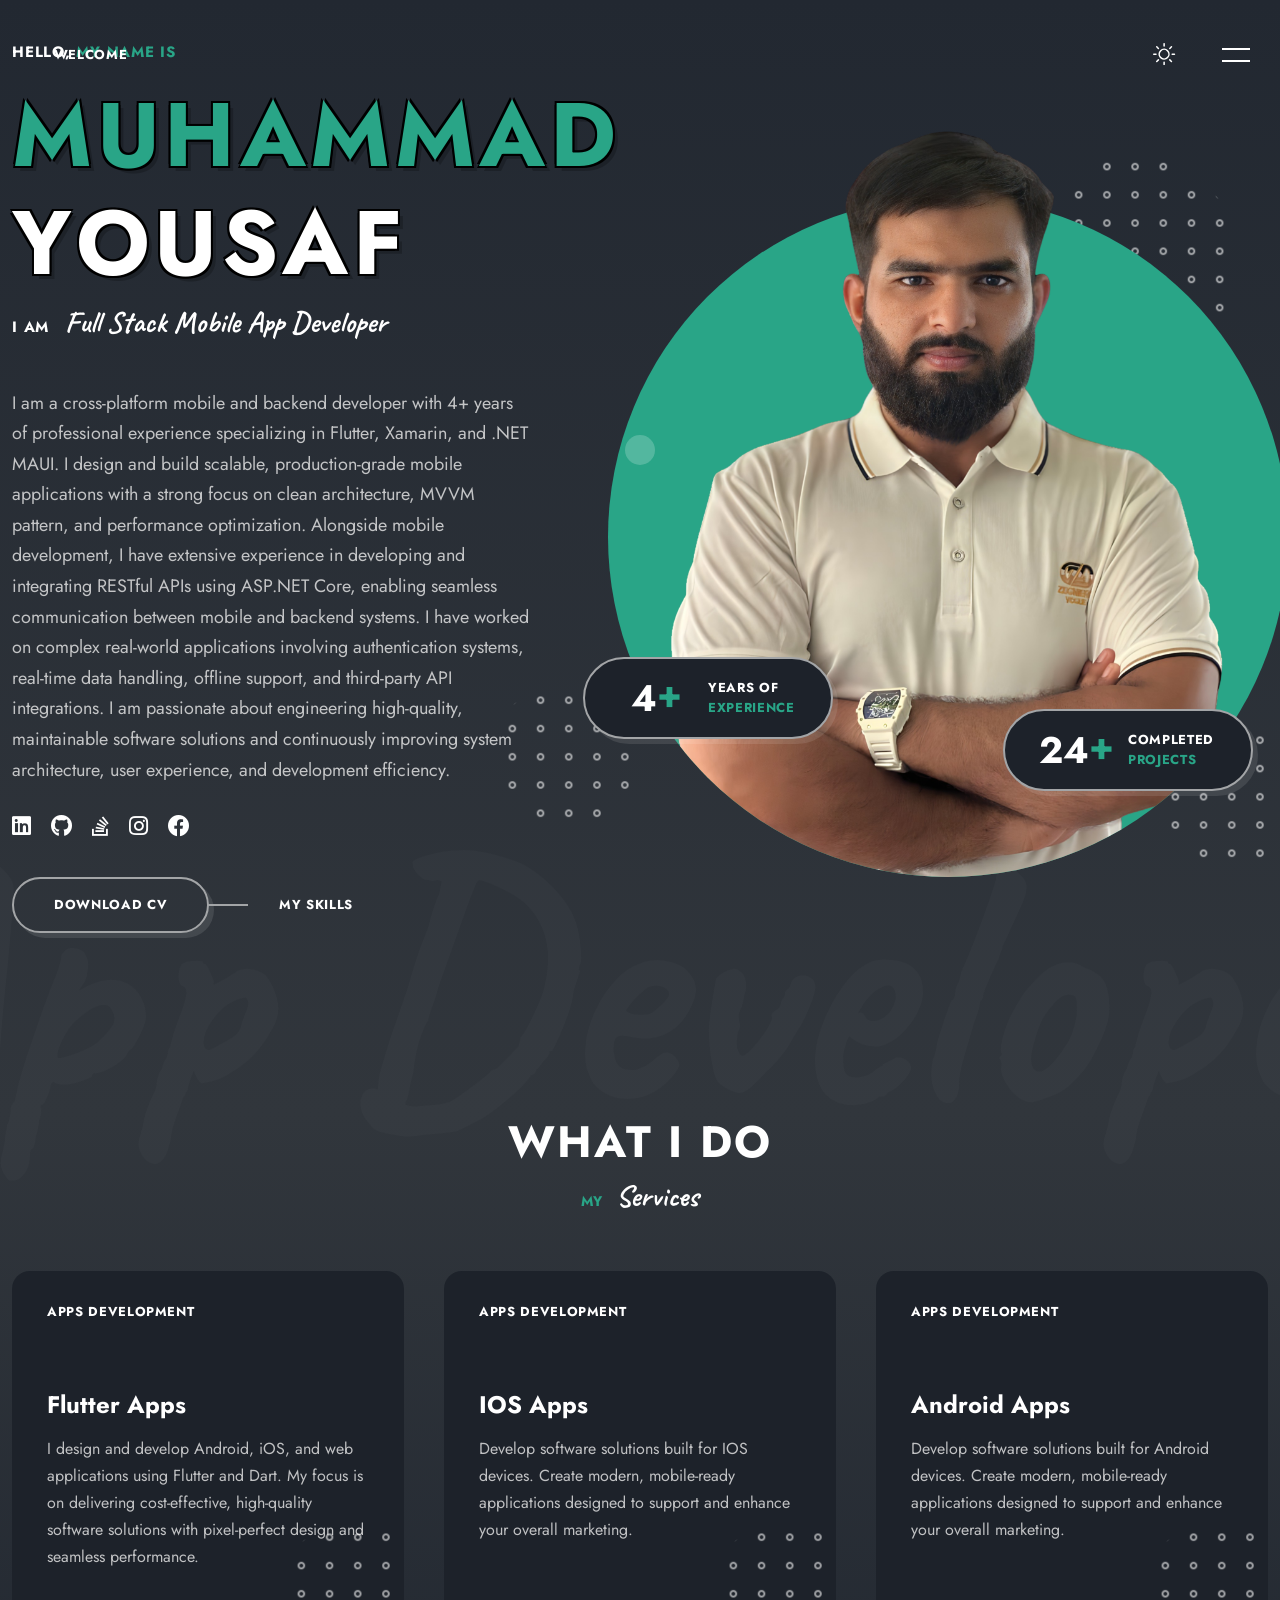
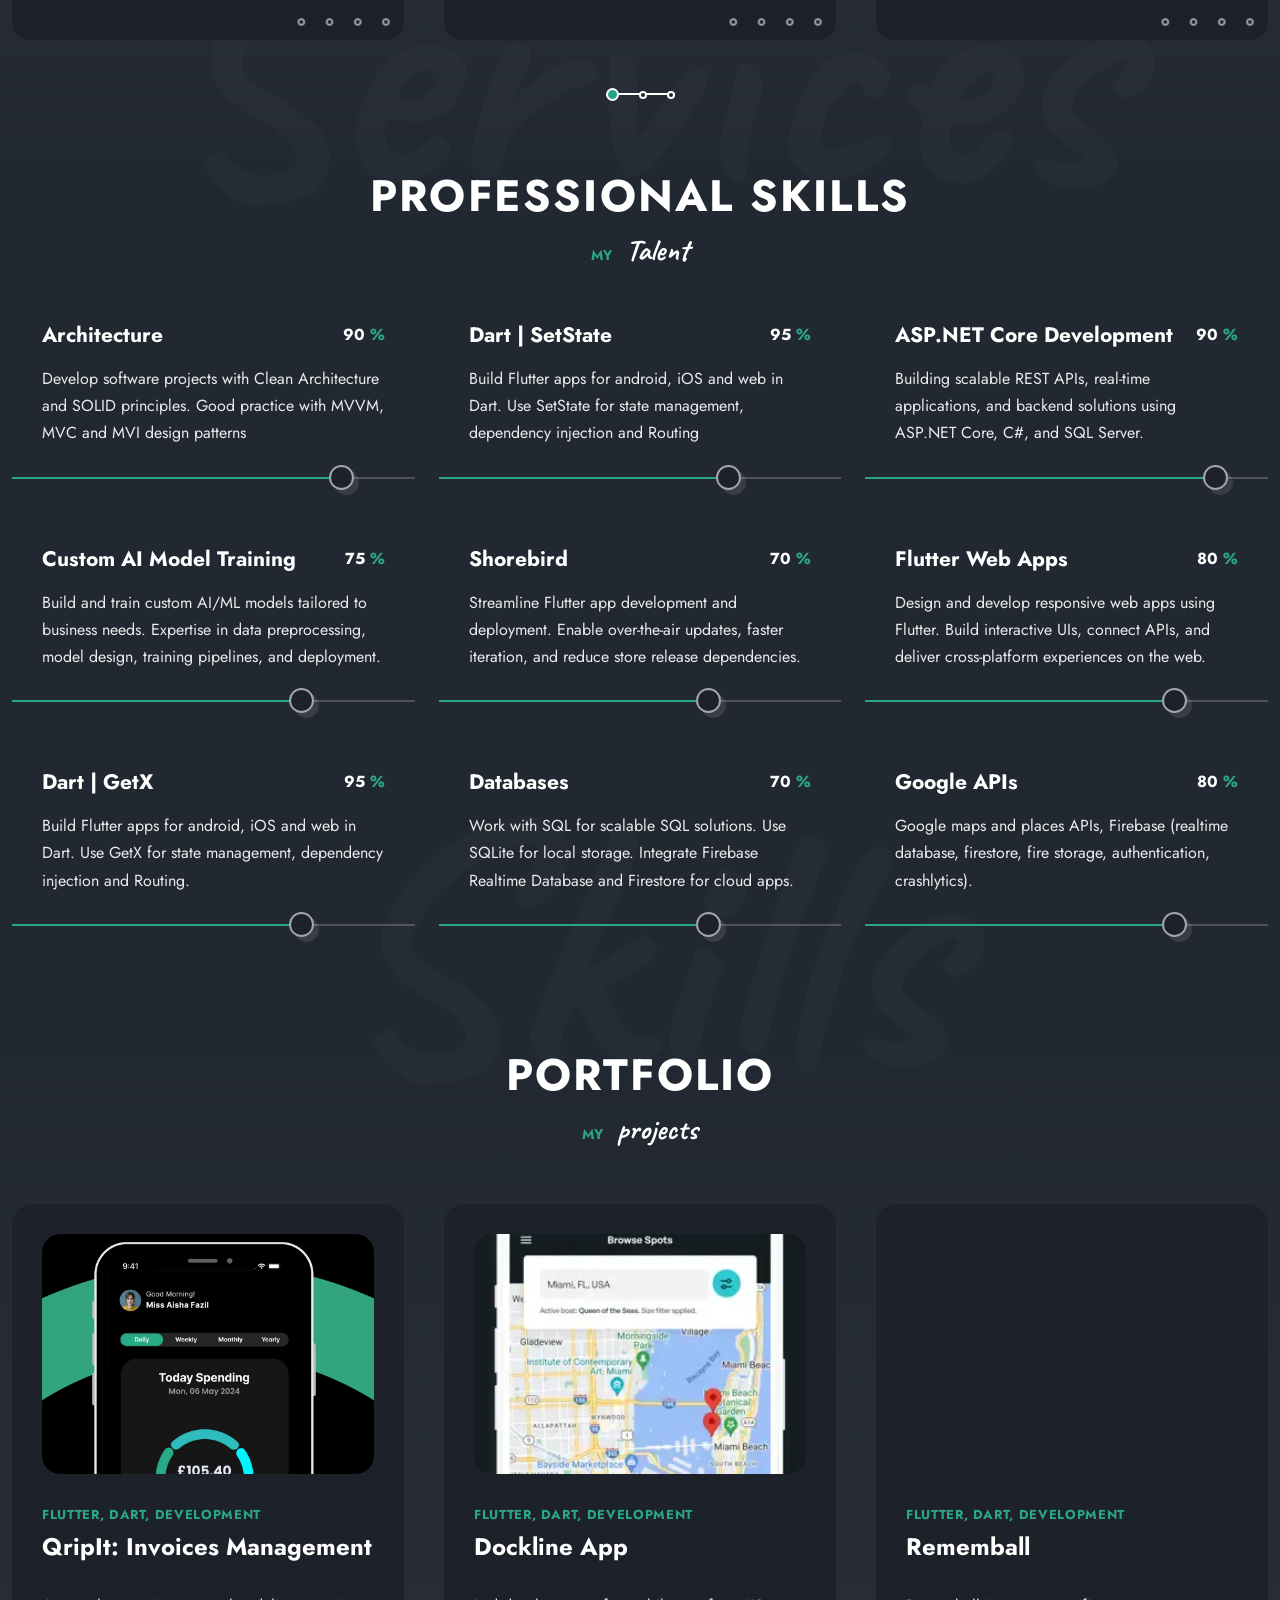
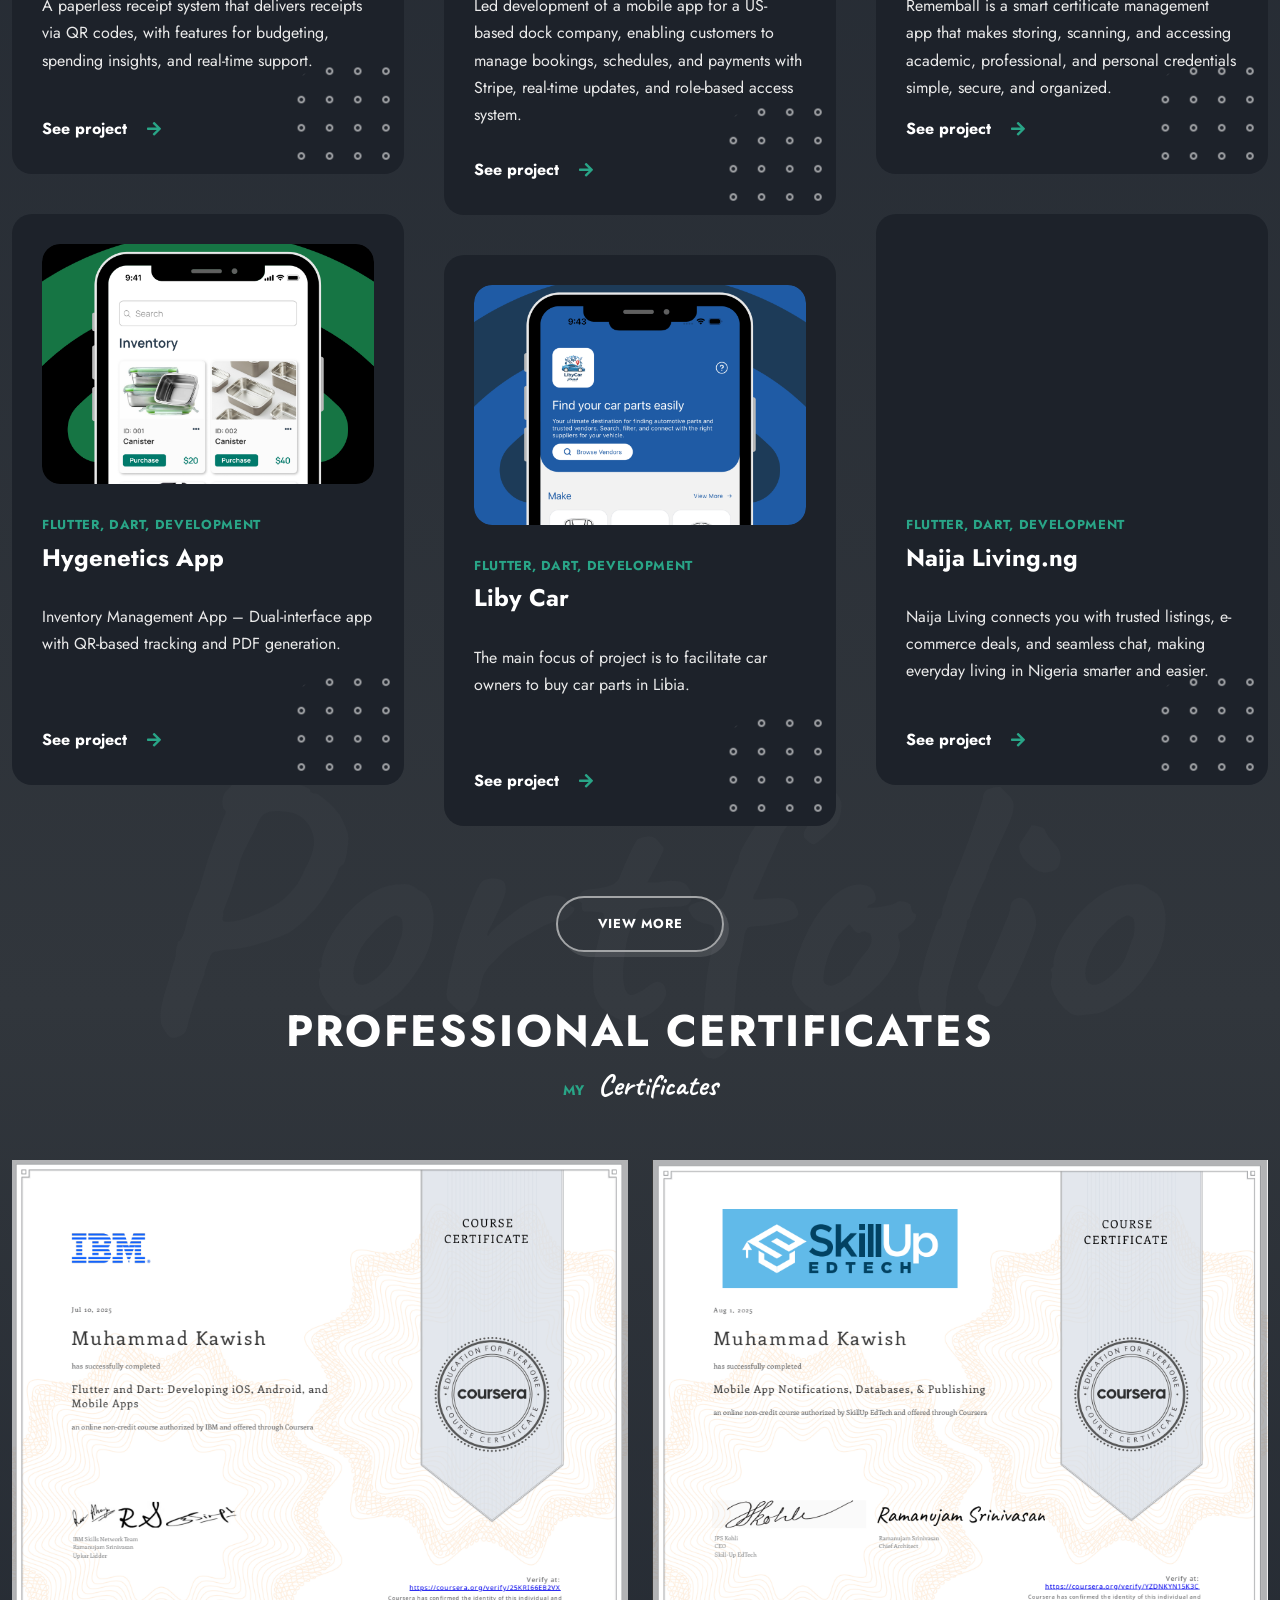
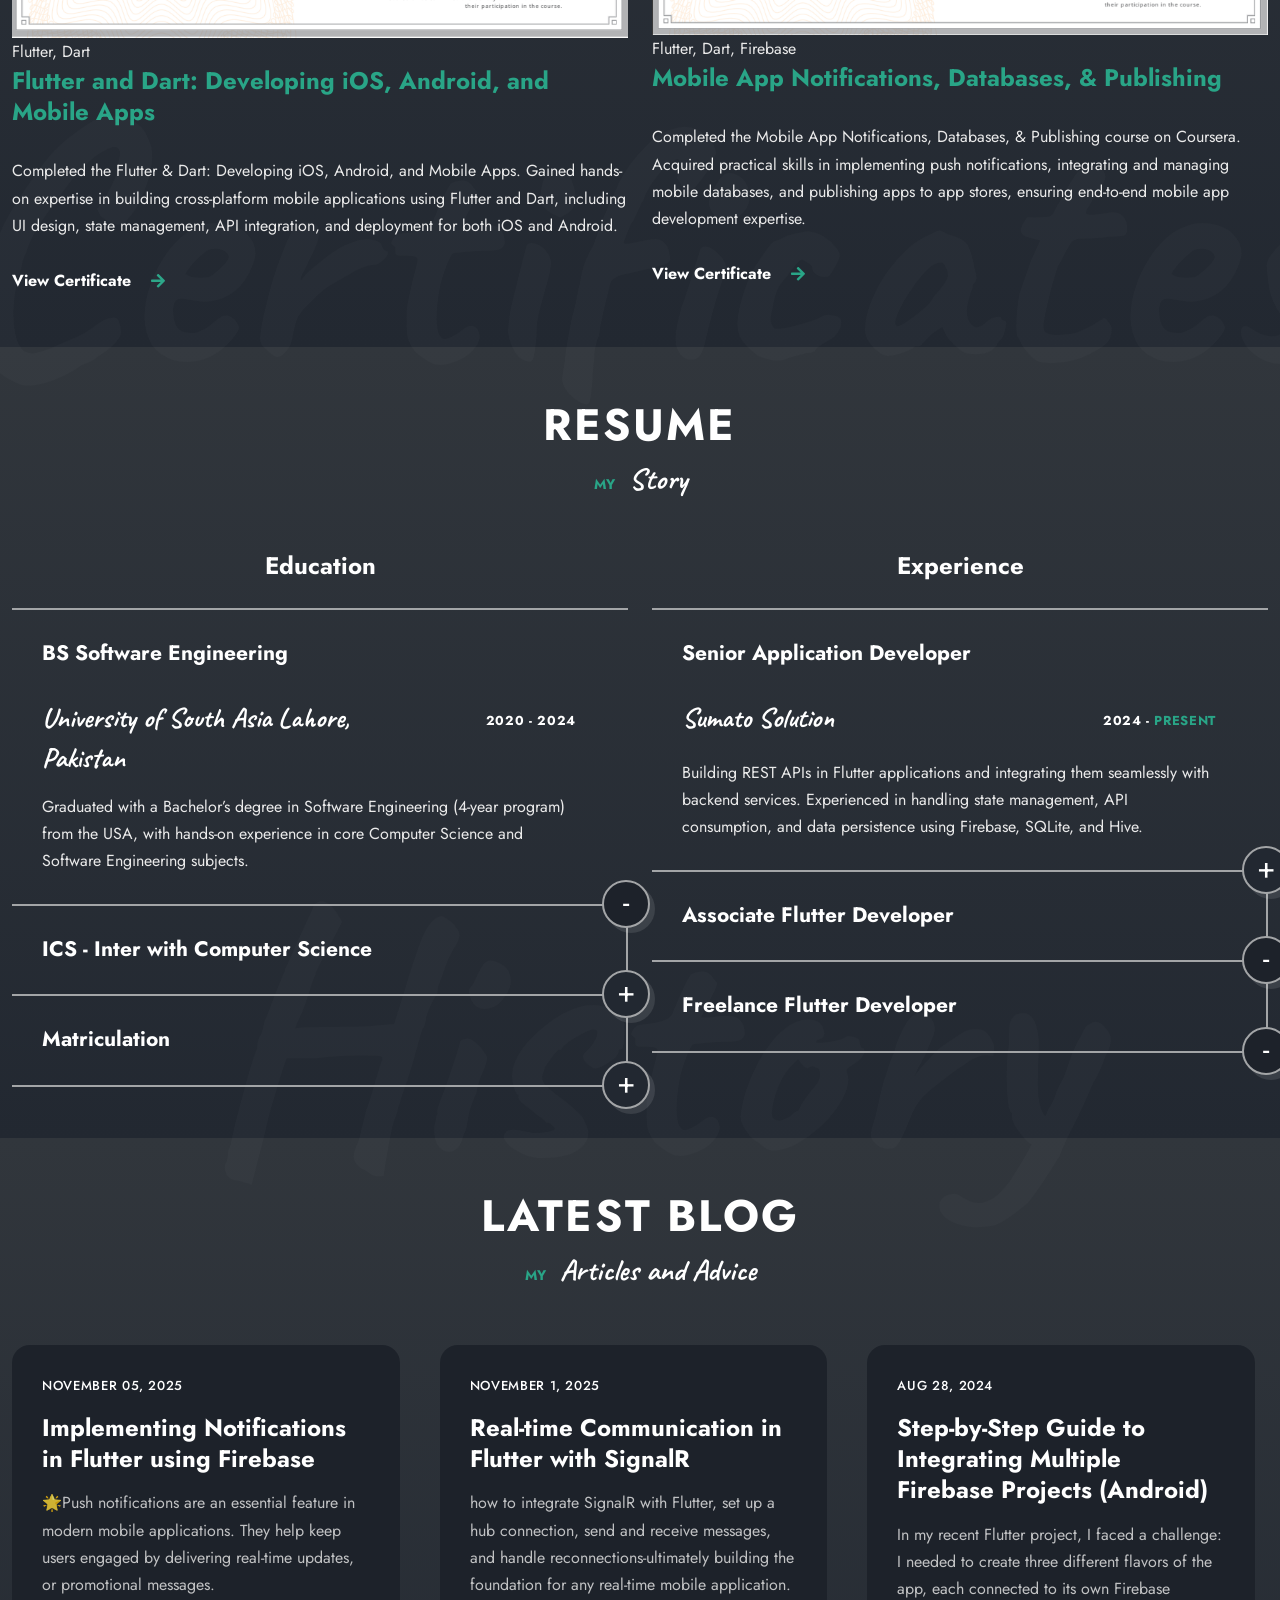
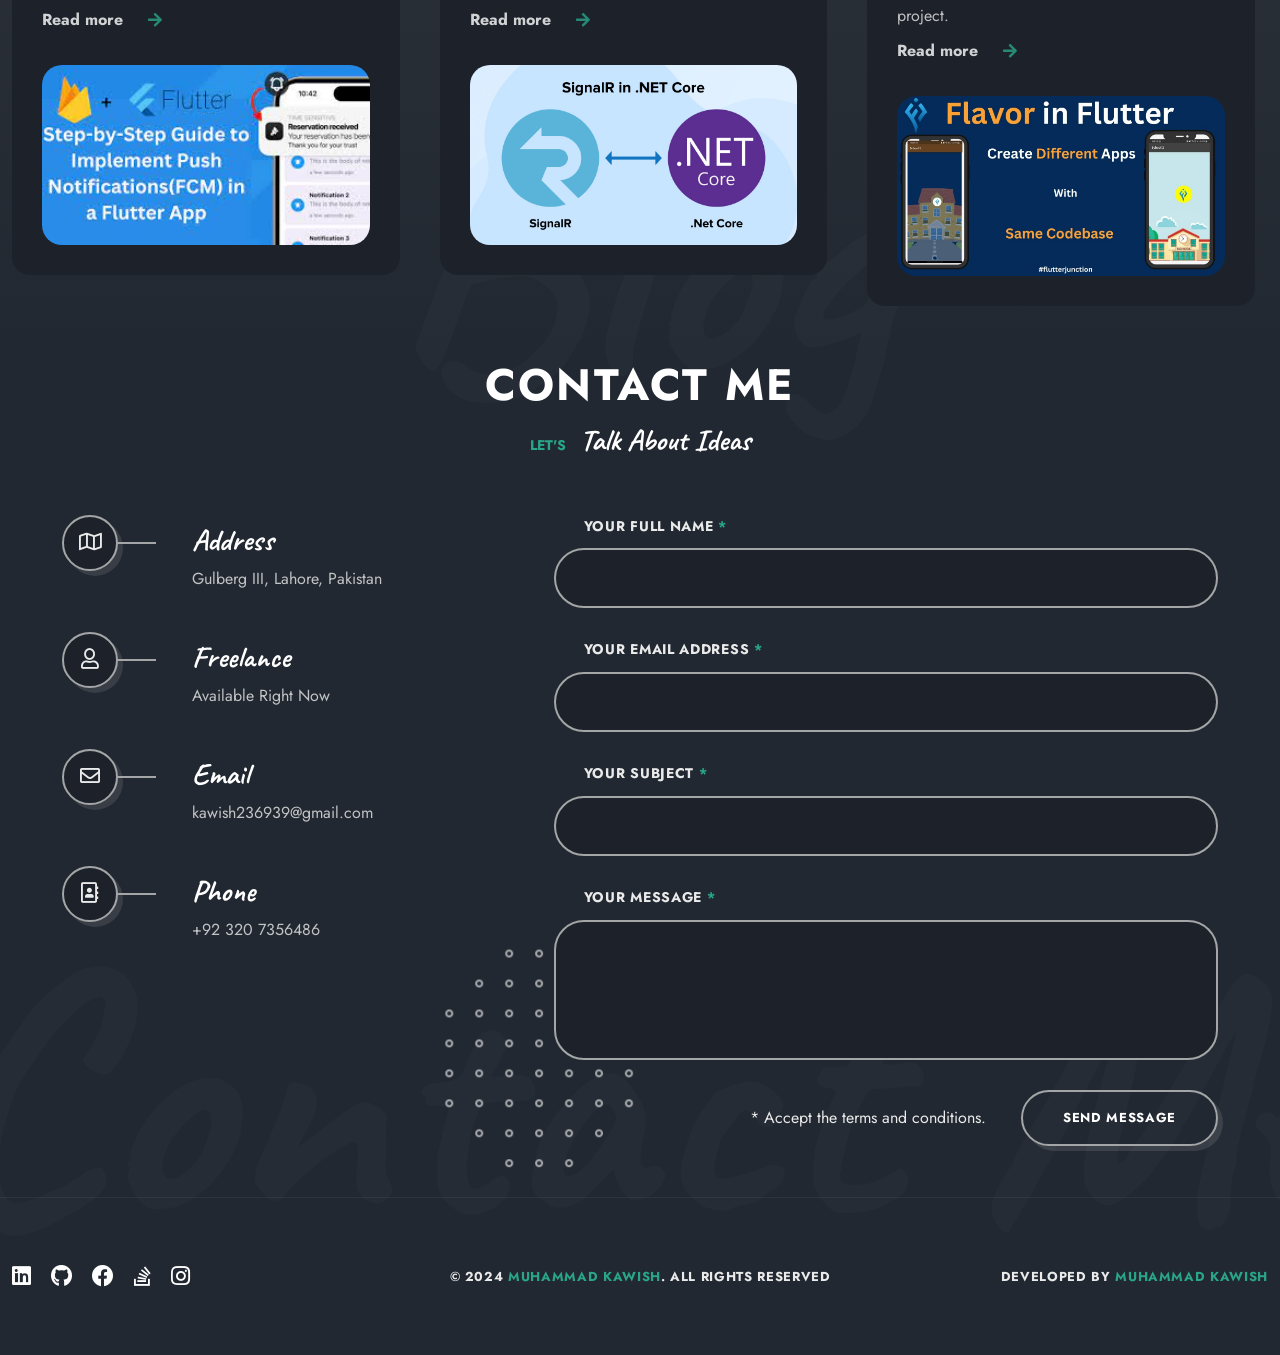
<file: index.html>
<!doctype html>
<html lang="en-US">
  <head>
    <title>Muhammad Yousaf - Personal Portfolio</title>
    <meta http-equiv="Content-Type" content="text/html; charset=utf-8" />
    <meta http-equiv="X-UA-Compatible" content="IE=edge" />
    <meta name="viewport" content="width=device-width, initial-scale=1" />
    <meta name="HandheldFriendly" content="true" />
    <meta name="author" content="Waseem Abbas" />

    <!-- Fonts -->
    <link
      rel="stylesheet"
      href="https://fonts.googleapis.com/css?family=Jost%3A0%2C100%3B0%2C200%3B0%2C300%3B0%2C400%3B0%2C500%3B0%2C600%3B0%2C700%3B0%2C800%3B0%2C900%3B1%2C100%3B1%2C200%3B1%2C300%3B1%2C400%3B1%2C500%3B1%2C600%3B1%2C700%3B1%2C800%3B1%2C900%7CCaveat%3A400%3B500%3B600%3B700&amp;display=swap"
      type="text/css"
      media="all"
    />
    <link
      rel="stylesheet"
      href="https://fonts.googleapis.com/css?family=Roboto%3A100%2C100italic%2C200%2C200italic%2C300%2C300italic%2C400%2C400italic%2C500%2C500italic%2C600%2C600italic%2C700%2C700italic%2C800%2C800italic%2C900%2C900italic%7CRoboto+Slab%3A100%2C100italic%2C200%2C200italic%2C300%2C300italic%2C400%2C400italic%2C500%2C500italic%2C600%2C600italic%2C700%2C700italic%2C800%2C800italic%2C900%2C900italic&amp;display=auto"
      type="text/css"
      media="all"
    />

    <!-- CSS STYLES -->
    <link
      rel="stylesheet"
      href="assets/css/vendors/bootstrap.css"
      type="text/css"
      media="all"
    />
    <link
      rel="stylesheet"
      href="assets/fonts/font-awesome/css/font-awesome.css"
      type="text/css"
      media="all"
    />
    <link
      rel="stylesheet"
      href="assets/css/vendors/magnific-popup.css"
      type="text/css"
      media="all"
    />
    <link
      rel="stylesheet"
      href="assets/css/vendors/splitting.css"
      type="text/css"
      media="all"
    />
    <link
      rel="stylesheet"
      href="assets/css/vendors/swiper.css"
      type="text/css"
      media="all"
    />
    <link
      rel="stylesheet"
      href="assets/css/vendors/animate.css"
      type="text/css"
      media="all"
    />
    <link
      rel="stylesheet"
      href="assets/css/style.css"
      type="text/css"
      media="all"
    />
    <link
      rel="stylesheet"
      href="assets/css/dark.css"
      type="text/css"
      media="all"
    />

    <!-- Favicon -->
    <link rel="shortcut icon" href="favicon.ico" type="image/x-icon" />
    <link rel="icon" href="favicon.ico" type="image/x-icon" />
  </head>

  <body class="home dark-skin">
    <div class="container-page">
      <!-- Preloader -->
      <div class="preloader">
        <div class="centrize full-width">
          <div class="vertical-center">
            <div class="spinner-logo">
              <img
                src="assets\images\profile.jpg"
                alt="Luique - Personal Portfolio HTML Template"
              />
              <div class="spinner-dot"></div>
              <div class="spinner spinner-line"></div>
            </div>
          </div>
        </div>
      </div>

      <!-- Header -->
      <header class="header">
        <div class="header__builder">
          <div class="row">
            <div class="col-xs-4 col-sm-4 col-md-4 col-lg-4">
              <!-- logo -->
              <div class="logo">
                <a href="index.html">
                  <div class="lui-subtitle">
                    <span> Welcome </span>
                  </div>
                  <!--                            <img width="228" height="38" src="assets/images/logo2.png" alt="">-->
                </a>
              </div>
            </div>
            <div class="col-xs-8 col-sm-8 col-md-8 col-lg-8 align-right">
              <!-- switcher btn -->
              <a href="#" class="switcher-btn active">
                <span class="sw-before">
                  <svg
                    xmlns="http://www.w3.org/2000/svg"
                    width="23"
                    height="23"
                    viewBox="0 0 23 23"
                  >
                    <path
                      id="Dark_Theme"
                      data-name="Dark Theme"
                      fill="#000"
                      d="M1759.46,111.076a0.819,0.819,0,0,0-.68.147,8.553,8.553,0,0,1-2.62,1.537,8.167,8.167,0,0,1-2.96.531,8.655,8.655,0,0,1-8.65-8.682,9.247,9.247,0,0,1,.47-2.864,8.038,8.038,0,0,1,1.42-2.54,0.764,0.764,0,0,0-.12-1.063,0.813,0.813,0,0,0-.68-0.148,11.856,11.856,0,0,0-6.23,4.193,11.724,11.724,0,0,0,1,15.387,11.63,11.63,0,0,0,19.55-5.553A0.707,0.707,0,0,0,1759.46,111.076Zm-4.5,6.172a10.137,10.137,0,0,1-14.29-14.145,10.245,10.245,0,0,1,3.38-2.836c-0.14.327-.29,0.651-0.41,1.006a9.908,9.908,0,0,0-.56,3.365,10.162,10.162,0,0,0,10.15,10.189,9.776,9.776,0,0,0,3.49-.62,11.659,11.659,0,0,0,1.12-.473A10.858,10.858,0,0,1,1754.96,117.248Z"
                      transform="translate(-1737 -98)"
                    />
                  </svg>
                </span>
                <span class="sw-after">
                  <svg
                    xmlns="http://www.w3.org/2000/svg"
                    width="22.22"
                    height="22.313"
                    viewBox="0 0 22.22 22.313"
                  >
                    <path
                      id="Light_Theme"
                      data-name="Light Theme"
                      fill="#fff"
                      d="M1752.49,105.511a5.589,5.589,0,0,0-3.94-1.655,5.466,5.466,0,0,0-3.94,1.655,5.61,5.61,0,0,0,3.94,9.566,5.473,5.473,0,0,0,3.94-1.653,5.643,5.643,0,0,0,1.65-3.957A5.516,5.516,0,0,0,1752.49,105.511Zm-1.06,6.85a4.1,4.1,0,0,1-5.76,0,4.164,4.164,0,0,1,0-5.788A4.083,4.083,0,0,1,1751.43,112.361Zm7.47-3.662h-2.27a0.768,0.768,0,0,0,0,1.536h2.27A0.768,0.768,0,0,0,1758.9,108.7Zm-10.35,8.12a0.777,0.777,0,0,0-.76.769v2.274a0.777,0.777,0,0,0,.76.767,0.786,0.786,0,0,0,.77-0.767v-2.274A0.786,0.786,0,0,0,1748.55,116.819Zm7.85-.531-1.62-1.624a0.745,0.745,0,0,0-1.06,0,0.758,0.758,0,0,0,0,1.063l1.62,1.625a0.747,0.747,0,0,0,1.06,0A0.759,0.759,0,0,0,1756.4,116.288ZM1748.55,98.3a0.777,0.777,0,0,0-.76.768v2.273a0.778,0.778,0,0,0,.76.768,0.787,0.787,0,0,0,.77-0.768V99.073A0.786,0.786,0,0,0,1748.55,98.3Zm7.88,3.278a0.744,0.744,0,0,0-1.06,0l-1.62,1.624a0.758,0.758,0,0,0,0,1.063,0.745,0.745,0,0,0,1.06,0l1.62-1.624A0.758,0.758,0,0,0,1756.43,101.583Zm-15.96,7.116h-2.26a0.78,0.78,0,0,0-.77.768,0.76,0.76,0,0,0,.77.768h2.26A0.768,0.768,0,0,0,1740.47,108.7Zm2.88,5.965a0.745,0.745,0,0,0-1.06,0l-1.62,1.624a0.759,0.759,0,0,0,0,1.064,0.747,0.747,0,0,0,1.06,0l1.62-1.625A0.758,0.758,0,0,0,1743.35,114.664Zm0-11.457-1.62-1.624a0.744,0.744,0,0,0-1.06,0,0.758,0.758,0,0,0,0,1.063l1.62,1.624a0.745,0.745,0,0,0,1.06,0A0.758,0.758,0,0,0,1743.35,103.207Z"
                      transform="translate(-1737.44 -98.313)"
                    />
                  </svg>
                </span>
              </a>

              <!-- menu btn -->
              <a href="#" class="menu-btn">
                <span></span>
                <span></span>
              </a>

              <!-- Menu Full Overlay -->
              <div class="menu-full-overlay">
                <div class="menu-full-container">
                  <div class="container">
                    <div class="row">
                      <div class="col-xs-12 col-sm-12 col-md-12 col-lg-12">
                        <!-- menu full -->
                        <div class="menu-full">
                          <ul class="menu-full">
                            <li class="menu-item">
                              <a
                                class="splitting-text-anim-2"
                                data-splitting="chars"
                                href="index.html"
                                >Home</a
                              >
                            </li>
                            <li class="menu-item">
                              <a
                                class="splitting-text-anim-2"
                                data-splitting="chars"
                                href="#services-section"
                                >Services</a
                              >
                            </li>
                            <li class="menu-item">
                              <a
                                class="splitting-text-anim-2"
                                data-splitting="chars"
                                href="#skills-section"
                                >Skills</a
                              >
                            </li>
                            <li class="menu-item">
                              <a
                                class="splitting-text-anim-2"
                                data-splitting="chars"
                                href="#works-section"
                                >Works</a
                              >
                            </li>
                            <li class="menu-item">
                              <a
                                class="splitting-text-anim-2"
                                data-splitting="chars"
                                href="#resume-section"
                                >Resume</a
                              >
                            </li>
                            <!-- <li class="menu-item">
                                                    <a class="splitting-text-anim-2" data-splitting="chars"
                                                       href="#testimonials-section">Recommendations</a>
                                                </li> -->
                            <li class="menu-item">
                              <a
                                class="splitting-text-anim-2"
                                data-splitting="chars"
                                href="#certificates-section"
                                >Certificates</a
                              >
                            </li>
                            <li class="menu-item">
                              <a
                                class="splitting-text-anim-2"
                                data-splitting="chars"
                                href="#blog-section"
                                >Blog</a
                              >
                            </li>
                            <li class="menu-item">
                              <a
                                class="splitting-text-anim-2"
                                data-splitting="chars"
                                href="#contact-section"
                                >Contact</a
                              >
                            </li>
                            <!--                                                <li class="menu-item menu-item-has-children has-children">-->
                            <!--                                                    <a class="splitting-text-anim-2" data-splitting="chars">Pages</a>-->
                            <!--                                                    <ul class="sub-menu">-->
                            <!--&lt;!&ndash;                                                        <li class="menu-item">&ndash;&gt;-->
                            <!--&lt;!&ndash;                                                            <a class="splitting-text-anim-1" data-splitting="chars"&ndash;&gt;-->
                            <!--&lt;!&ndash;                                                               href="works-list.html">Works (List)</a>&ndash;&gt;-->
                            <!--&lt;!&ndash;                                                        </li>&ndash;&gt;-->
                            <!--                                                        <li class="menu-item">-->
                            <!--                                                            <a class="splitting-text-anim-1" data-splitting="chars"-->
                            <!--                                                               href="works.html">Works</a>-->
                            <!--                                                        </li>-->
                            <!--&lt;!&ndash;                                                        <li class="menu-item">&ndash;&gt;-->
                            <!--&lt;!&ndash;                                                            <a class="splitting-text-anim-1" data-splitting="chars"&ndash;&gt;-->
                            <!--&lt;!&ndash;                                                               href="work-single.html">Work Single Page</a>&ndash;&gt;-->
                            <!--&lt;!&ndash;                                                        </li>&ndash;&gt;-->
                            <!--&lt;!&ndash;                                                        <li class="menu-item">&ndash;&gt;-->
                            <!--&lt;!&ndash;                                                            <a class=" splitting-text-anim-1" data-splitting="chars"&ndash;&gt;-->
                            <!--&lt;!&ndash;                                                               href="blog.html">Blog</a>&ndash;&gt;-->
                            <!--&lt;!&ndash;                                                        </li>&ndash;&gt;-->
                            <!--&lt;!&ndash;                                                        <li class="menu-item">&ndash;&gt;-->
                            <!--&lt;!&ndash;                                                            <a class="splitting-text-anim-1" data-splitting="chars"&ndash;&gt;-->
                            <!--&lt;!&ndash;                                                               href="blog-single.html">Single Post</a>&ndash;&gt;-->
                            <!--&lt;!&ndash;                                                        </li>&ndash;&gt;-->
                            <!--                                                    </ul>-->
                            <!--                                                </li>-->
                          </ul>
                        </div>
                        <!-- social -->
                        <div class="menu-social-links">
                          <a
                            href="https://github.com/MianKawish/MianKawish"
                            target="blank"
                            class="scrolla-element-anim-1"
                            title="dribbble"
                          >
                            <i class="fab fa-brands fa-github"></i>
                          </a>
                          <a
                            href="https://www.linkedin.com/in/m-kawish"
                            target="blank"
                            class="scrolla-element-anim-1"
                            title="twitter"
                          >
                            <i class="fab fa-brands fa-linkedin"></i>
                          </a>
                          <a
                            href="https://www.instagram.com/kawish_098?utm_source=qr&igsh=bzFlanQ4cDJwcGJr"
                            target="blank"
                            class="scrolla-element-anim-1"
                            title="behance"
                          >
                            <i class="fab fa-brands fa-instagram"></i>
                          </a>
                        </div>

                        <div class="v-line-block"><span></span></div>
                      </div>
                    </div>
                  </div>
                </div>
                <div class="menu-overlay"></div>
              </div>
            </div>
          </div>
        </div>
      </header>

      <!-- Wrapper -->
      <div class="wrapper">
        <!-- Section - Hero Started -->
        <section
          class="lui-section lui-section-hero lui-gradient-top"
          id="started-section"
        >
          <div class="container">
            <!-- Hero Started -->
            <div class="lui-started v-line v-line-left">
              <div class="section hero-started">
                <div
                  class="content scrolla-element-anim-1 scroll-animate"
                  data-animate="active"
                >
                  <div class="titles">
                    <div class="lui-subtitle">
                      <span> Hello, <b>my name is</b> </span>
                    </div>
                    <h1
                      class="title splitting-text-anim-1 scroll-animate"
                      data-splitting="chars"
                      data-animate="active"
                    >
                      <span> <b>Muhammad</b> Yousaf </span>
                    </h1>
                    <div class="label lui-subtitle">
                      I am <strong>Full Stack Mobile App Developer</strong>
                    </div>
                  </div>
                  <div class="description">
                 <div>
  <p>
    I am a cross-platform mobile and backend developer with 4+ years of
    professional experience specializing in Flutter, Xamarin, and .NET MAUI.
    I design and build scalable, production-grade mobile applications with a
    strong focus on clean architecture, MVVM pattern, and performance optimization.

    Alongside mobile development, I have extensive experience in developing
    and integrating RESTful APIs using ASP.NET Core, enabling seamless
    communication between mobile and backend systems. I have worked on
    complex real-world applications involving authentication systems,
    real-time data handling, offline support, and third-party API integrations.

    I am passionate about engineering high-quality, maintainable software
    solutions and continuously improving system architecture, user experience,
    and development efficiency.
  </p>
</div>
                    <div class="social-links">
                      <a
                        target="_blank"
                        rel="nofollow"
                        href="www.linkedin.com/in/yousafofficial"
                      >
                        <i
                          aria-hidden="true"
                          class="fab fa-brands fa-linkedin"
                        ></i>
                      </a>
                     <a
                      target="_blank"
                      rel="nofollow"
                      href="https://github.com/Yousaf08"
                    >
                        <i
                          aria-hidden="true"
                          class="fab fa-brands fa-github"
                        ></i>
                      </a>
                      <a
                        target="_blank"
                        rel="nofollow"
                        href="https://stackoverflow.com/users/14877708/kawish"
                      >
                        <i
                          aria-hidden="true"
                          class="fab fa-brands fa-stack-overflow"
                        ></i>
                      </a>
                      <a
                        target="_blank"
                        rel="nofollow"
                        href="https://www.instagram.com/mr_yousaf08/"
                      >
                        <i
                          aria-hidden="true"
                          class="fab fa-brands fa-instagram"
                        ></i>
                      </a>
                      <a
                        target="_blank"
                        rel="nofollow"
                        href="https://www.facebook.com/profile.php?id=100023115834295&sk=directory_links"
                      >
                        <i
                          aria-hidden="true"
                          class="fab fa-brands fa-facebook"
                        ></i>
                      </a>
                    </div>
                  </div>
                  <div class="bts">
                    <a
                      target="_blank"
                      href="https://drive.google.com/file/d/1H1tGQ2jfO_3yFBQww1K3aZl7knoNNLyu/view?usp=sharing"
                      class="btn"
                    >
                      <span>Download CV</span>
                    </a>
                    <a href="#skills-section" class="btn-lnk"> My Skills </a>
                  </div>
                </div>
                <div
                  class="slide scrolla-element-anim-1 scroll-animate"
                  data-animate="active"
                >
                  <img
                    decoding="async"
                    src="assets/images/profile2.png"
                    alt="&lt;b&gt;Zoé&lt;/b&gt; Miller"
                  />
                  <span class="circle circle-1"></span>
                  <span
                    class="circle img-1"
                    style="background-image: url(assets/images/pat-1.png)"
                  ></span>
                  <span
                    class="circle img-2"
                    style="background-image: url(assets/images/pat-2.png)"
                  ></span>
                  <span
                    class="circle img-3"
                    style="background-image: url(assets/images/pat-2.png)"
                  ></span>
                  <div class="info-list">
                    <ul>
                      <li>
                        <span class="num">4<strong>+</strong> </span>
                        <span class="value"
                          >Years of <strong>Experience</strong>
                        </span>
                      </li>
                      <li>
                        <span class="num">24<strong>+</strong> </span>
                        <span class="value"
                          >Completed <strong>Projects</strong>
                        </span>
                      </li>
                    </ul>
                  </div>
                </div>
              </div>
              <div class="lui-bgtitle">
                <span> App Developer </span>
              </div>
            </div>
          </div>
        </section>

        <!-- Section - Services -->
        <section class="lui-section lui-gradient-bottom" id="services-section">
          <!-- Heading -->
          <div class="lui-heading">
            <div class="container">
              <div class="m-titles align-center">
                <h2
                  class="m-title splitting-text-anim-1 scroll-animate"
                  data-splitting="words"
                  data-animate="active"
                >
                  <span> What I Do </span>
                </h2>
                <div
                  class="m-subtitle splitting-text-anim-1 scroll-animate"
                  data-splitting="words"
                  data-animate="active"
                >
                  <span> my <b>Services</b> </span>
                </div>
              </div>
            </div>
          </div>

          <!-- Services -->
          <div class="v-line v-line-right">
            <div class="container">
              <div
                class="swiper-container js-services scrolla-element-anim-1 scroll-animate"
                data-animate="active"
              >
                <div class="swiper-wrapper">
                  <div class="swiper-slide">
                    <div class="services-item">
                      <div class="lui-subtitle">
                        <span> Apps Development </span>
                      </div>
                      <div class="icon"></div>
                      <h5 class="lui-title">
                        <span> Flutter Apps </span>
                      </h5>
                      <div class="lui-text">
                        <div>
                          I design and develop Android, iOS, and web
                          applications using Flutter and Dart. My focus is on
                          delivering cost-effective, high-quality software
                          solutions with pixel-perfect design and seamless
                          performance.
                        </div>
                      </div>
                      <!-- <a href="#pricing-section" class="lnk"> See Pricing </a> -->
                      <div
                        class="image"
                        style="background-image: url(assets/images/pat-2.png)"
                      ></div>
                    </div>
                  </div>
                  <div class="swiper-slide">
                    <div class="services-item">
                      <div class="lui-subtitle">
                        <span> Apps Development </span>
                      </div>
                      <div class="icon"></div>
                      <h5 class="lui-title">
                        <span> IOS Apps </span>
                      </h5>
                      <div class="lui-text">
                        <div>
                          <p>
                            Develop software solutions built for IOS devices.
                            Create modern, mobile-ready applications designed to
                            support and enhance your overall marketing.
                          </p>
                        </div>
                      </div>
                      <!-- <a href="#pricing-section" class="lnk"> See Pricing </a> -->
                      <div
                        class="image"
                        style="background-image: url(assets/images/pat-2.png)"
                      ></div>
                    </div>
                  </div>
                  <div class="swiper-slide">
                    <div class="services-item">
                      <div class="lui-subtitle">
                        <span> Apps Development </span>
                      </div>
                      <div class="icon"></div>
                      <h5 class="lui-title">
                        <span> Android Apps </span>
                      </h5>
                      <div class="lui-text">
                        <div>
                          <p>
                            Develop software solutions built for Android
                            devices. Create modern, mobile-ready applications
                            designed to support and enhance your overall
                            marketing.
                          </p>
                        </div>
                      </div>
                      <!-- <a href="#pricing-section" class="lnk"> See Pricing </a> -->
                      <div
                        class="image"
                        style="background-image: url(assets/images/pat-2.png)"
                      ></div>
                    </div>
                  </div>
                  <div class="swiper-slide">
                    <div class="services-item">
                      <div class="lui-subtitle">
                        <span> Backend Development </span>
                      </div>
                      <div class="icon"></div>
                      <h5 class="lui-title">
                        <span> Backend with ASP.NET Core </span>
                      </h5>
                      <div class="lui-text">
                        <div>
                          Creating REST APIs with ASP.NET Core. Design a
                          scalable database structure that meets business
                          requirements and dockerize the project
                        </div>
                      </div>
                      <!-- <a href="#pricing-section" class="lnk"> See Pricing </a> -->
                      <div
                        class="image"
                        style="background-image: url(assets/images/pat-2.png)"
                      ></div>
                    </div>
                  </div>
                  <div class="swiper-slide">
                    <div class="services-item">
                      <div class="lui-subtitle">
                        <span> DevOops </span>
                      </div>
                      <div class="icon"></div>
                      <h5 class="lui-title">
                        <span> VCS & CI/CD </span>
                      </h5>
                      <div class="lui-text">
                        <div>
                          Manage branching structure and doing code reviews on
                          GitHub and GitLab. Automate integration and deployment
                          with GitHub actions
                        </div>
                      </div>
                      <!-- <a href="#pricing-section" class="lnk"> See Pricing </a> -->
                      <div
                        class="image"
                        style="background-image: url(assets/images/pat-2.png)"
                      ></div>
                    </div>
                  </div>
                </div>
                <div class="swiper-pagination"></div>
              </div>
              <div class="lui-bgtitle">
                <span> Services </span>
              </div>
            </div>
          </div>
        </section>

        <!-- Section - Skills -->
        <section class="lui-section lui-gradient-center" id="skills-section">
          <!-- Heading -->
          <div class="lui-heading">
            <div class="container">
              <div class="m-titles align-center">
                <h2
                  class="m-title splitting-text-anim-1 scroll-animate"
                  data-splitting="words"
                  data-animate="active"
                >
                  <span> Professional Skills </span>
                </h2>
                <div
                  class="m-subtitle splitting-text-anim-1 scroll-animate"
                  data-splitting="words"
                  data-animate="active"
                >
                  <span> my <b>Talent</b> </span>
                </div>
              </div>
            </div>
          </div>

          <!-- Skills -->
          <div class="v-line v-line-left">
            <div class="container">
              <div class="row">
                <div class="col-xs-12 col-sm-6 col-md-4 col-lg-4">
                  <div class="skills-items">
                    <div
                      class="skills-item scrolla-element-anim-1 scroll-animate"
                      data-animate="active"
                    >
                      <h6 class="name">
                        <span> Architecture </span>
                      </h6>
                      <div class="text">
                        <div>
                          <p>
                            Develop software projects with Clean Architecture
                            and SOLID principles. Good practice with MVVM, MVC
                            and MVI design patterns
                          </p>
                        </div>
                      </div>
                      <div class="dots">
                        <div class="dot" style="width: 85%">
                          <span></span>
                        </div>
                      </div>
                      <div class="value">
                        <span class="num">90 <span>%</span> </span>
                      </div>
                    </div>
                    <div
                      class="skills-item scrolla-element-anim-1 scroll-animate"
                      data-animate="active"
                    >
                      <h6 class="name">
                        <span> Custom AI Model Training </span>
                      </h6>
                      <div class="text">
                        <div>
                          <p>
                            Build and train custom AI/ML models tailored to
                            business needs. Expertise in data preprocessing,
                            model design, training pipelines, and deployment.
                          </p>
                        </div>
                      </div>
                      <div class="dots">
                        <div class="dot" style="width: 75%">
                          <span></span>
                        </div>
                      </div>
                      <div class="value">
                        <span class="num">75 <span>%</span> </span>
                      </div>
                    </div>
                    <div
                      class="skills-item scrolla-element-anim-1 scroll-animate"
                      data-animate="active"
                    >
                      <h6 class="name">
                        <span> Dart | GetX </span>
                      </h6>
                      <div class="text">
                        <div>
                          <p>
                            Build Flutter apps for android, iOS and web in Dart.
                            Use GetX for state management, dependency injection
                            and Routing.
                          </p>
                        </div>
                      </div>
                      <div class="dots">
                        <div class="dot" style="width: 75%">
                          <span></span>
                        </div>
                      </div>
                      <div class="value">
                        <span class="num"> 95 <span>%</span> </span>
                      </div>
                    </div>
                  </div>
                </div>
                <div class="col-xs-12 col-sm-6 col-md-4 col-lg-4">
                  <div class="skills-items">
                    <div
                      class="skills-item scrolla-element-anim-1 scroll-animate"
                      data-animate="active"
                    >
                      <h6 class="name">
                        <span> Dart | SetState</span>
                      </h6>
                      <div class="text">
                        <div>
                          <p>
                            Build Flutter apps for android, iOS and web in Dart.
                            Use SetState for state management, dependency
                            injection and Routing
                          </p>
                        </div>
                      </div>
                      <div class="dots">
                        <div class="dot" style="width: 75%">
                          <span></span>
                        </div>
                      </div>
                      <div class="value">
                        <span class="num">95 <span>%</span> </span>
                      </div>
                    </div>
                    <div
                      class="skills-item scrolla-element-anim-1 scroll-animate"
                      data-animate="active"
                    >
                      <h6 class="name">
                        <span> Shorebird </span>
                      </h6>
                      <div class="text">
                        <div>
                          <p>
                            Streamline Flutter app development and deployment.
                            Enable over-the-air updates, faster iteration, and
                            reduce store release dependencies.
                          </p>
                        </div>
                      </div>
                      <div class="dots">
                        <div class="dot" style="width: 70%">
                          <span></span>
                        </div>
                      </div>
                      <div class="value">
                        <span class="num">70 <span>%</span> </span>
                      </div>
                    </div>
                    <div
                      class="skills-item scrolla-element-anim-1 scroll-animate"
                      data-animate="active"
                    >
                      <h6 class="name">
                        <span> Databases </span>
                      </h6>
                      <div class="text">
                        <div>
                          <p>
                            Work with SQL for scalable SQL solutions. Use SQLite
                            for local storage. Integrate Firebase Realtime
                            Database and Firestore for cloud apps.
                          </p>
                        </div>
                      </div>
                      <div class="dots">
                        <div class="dot" style="width: 70%">
                          <span></span>
                        </div>
                      </div>
                      <div class="value">
                        <span class="num">70 <span>%</span> </span>
                      </div>
                    </div>
                  </div>
                </div>
                <div class="col-xs-12 col-sm-6 col-md-4 col-lg-4">
                  <div class="skills-items">
                    <div
                      class="skills-item scrolla-element-anim-1 scroll-animate"
                      data-animate="active"
                    >
                      <h6 class="name">
                        <span> ASP.NET Core Development </span>
                      </h6>
                      <div class="text">
                        <div>
                          <p>
                            Building scalable REST APIs, real-time applications,
                            and backend solutions using ASP.NET Core, C#, and
                            SQL Server.
                          </p>
                        </div>
                      </div>
                      <div class="dots">
                        <div class="dot" style="width: 90%">
                          <span></span>
                        </div>
                      </div>
                      <div class="value">
                        <span class="num">90 <span>%</span> </span>
                      </div>
                    </div>
                    <div
                      class="skills-item scrolla-element-anim-1 scroll-animate"
                      data-animate="active"
                    >
                      <h6 class="name">
                        <span> Flutter Web Apps </span>
                      </h6>
                      <div class="text">
                        <div>
                          <p>
                            Design and develop responsive web apps using
                            Flutter. Build interactive UIs, connect APIs, and
                            deliver cross-platform experiences on the web.
                          </p>
                        </div>
                      </div>
                      <div class="dots">
                        <div class="dot" style="width: 80%">
                          <span></span>
                        </div>
                      </div>
                      <div class="value">
                        <span class="num">80 <span>%</span> </span>
                      </div>
                    </div>
                    <div
                      class="skills-item scrolla-element-anim-1 scroll-animate"
                      data-animate="active"
                    >
                      <h6 class="name">
                        <span> Google APIs </span>
                      </h6>
                      <div class="text">
                        <div>
                          <p>
                            Google maps and places APIs, Firebase (realtime
                            database, firestore, fire storage, authentication,
                            crashlytics).
                          </p>
                        </div>
                      </div>
                      <div class="dots">
                        <div class="dot" style="width: 80%">
                          <span></span>
                        </div>
                      </div>
                      <div class="value">
                        <span class="num">80 <span>%</span> </span>
                      </div>
                    </div>
                  </div>
                </div>
              </div>

              <div class="lui-bgtitle">
                <span> Skills </span>
              </div>
            </div>
          </div>
        </section>

        <!-- Section - Works -->
        <section class="lui-section lui-gradient-top" id="works-section">
          <!-- Heading -->
          <div class="lui-heading">
            <div class="container">
              <div class="m-titles align-center">
                <h2
                  class="m-title splitting-text-anim-1 scroll-animate"
                  data-splitting="words"
                  data-animate="active"
                >
                  <span> Portfolio </span>
                </h2>
                <div
                  class="m-subtitle splitting-text-anim-1 scroll-animate"
                  data-splitting="words"
                  data-animate="active"
                >
                  <span> my <b>projects</b> </span>
                </div>
              </div>
            </div>
          </div>

          <!-- Works -->
          <div class="v-line v-line-right">
            <div class="container">
              <div class="works-box">
                <!-- <div class="filter-links scrolla-element-anim-1 scroll-animate" data-animate="active">
                            <a href="#" class="lui-subtitle active" data-href=".works-col"> All </a>
                            <a href="#" class="lui-subtitle" data-href=".sorting-android-apps"> Android </a>
                            <a href="#" class="lui-subtitle" data-href=".sorting-flutter-apps"> Flutter </a>
                            <a href="#" class="lui-subtitle" data-href=".sorting-sorting-backend"> Backend </a>
                        </div> -->
                <div class="works-items works-masonry-items row">
                  <div
                    class="works-col col-xs-12 col-sm-12 col-md-12 col-lg-12 sorting-android-apps"
                  >
                    <div
                      class="works-item scrolla-element-anim-1 scroll-animate"
                      data-animate="active"
                    >
                      <div class="image">
                        <div class="img">
                          <a
                            href="https://apps.apple.com/pk/app/qrip-it/id6746312528"
                            target="_blank"
                          >
                            <img
                              decoding="async"
                              src="assets/images/projects/people_i.png"
                              alt="QripIt: Receipt Managemenet App"
                            />
                            <span class="overlay"></span>
                          </a>
                        </div>
                      </div>
                      <div class="desc">
                        <span class="category">
                          Flutter, Dart, Development
                        </span>
                        <h5 class="name">
                          <a
                            href="https://apps.apple.com/pk/app/qrip-it/id6746312528"
                            target="_blank"
                            >QripIt: Invoices Management</a
                          >
                        </h5>
                        <div class="text">
                          <p>
                            A paperless receipt system that delivers receipts
                            via QR codes, with features for budgeting, spending
                            insights, and real-time support.
                          </p>
                        </div>
                        <a
                          href="https://apps.apple.com/pk/app/qrip-it/id6746312528"
                          target="_blank"
                          class="lnk"
                          >See project</a
                        >
                      </div>
                      <div
                        class="bg-img"
                        style="background-image: url(assets/images/pat-2.png)"
                      ></div>
                    </div>
                  </div>
                  <div
                    class="works-col col-xs-12 col-sm-12 col-md-12 col-lg-12 sorting-flutter-apps"
                  >
                    <div
                      class="works-item scrolla-element-anim-1 scroll-animate"
                      data-animate="active"
                    >
                      <div class="image">
                        <div class="img">
                          <a
                            href="https://apps.apple.com/gb/app/dockline-list-rent-docks/id6476763418"
                            target="_blank"
                          >
                            <img
                              decoding="async"
                              src="assets\images\projects\dockline.webp"
                              alt="Dockline App"
                            />
                            <span class="overlay"></span>
                          </a>
                        </div>
                      </div>
                      <div class="desc">
                        <span class="category">
                          Flutter, Dart, Development
                        </span>
                        <h5 class="name">
                          <a
                            href="https://apps.apple.com/gb/app/dockline-list-rent-docks/id6476763418"
                            target="_blank"
                            >Dockline App</a
                          >
                        </h5>
                        <div class="text">
                          <p>
                            Led development of a mobile app for a US-based dock
                            company, enabling customers to manage bookings,
                            schedules, and payments with Stripe, real-time
                            updates, and role-based access system.
                          </p>
                        </div>
                        <a
                          href="https://apps.apple.com/gb/app/dockline-list-rent-docks/id6476763418"
                          class="lnk"
                          target="_blank"
                          >See project</a
                        >
                      </div>
                      <div
                        class="bg-img"
                        style="background-image: url(assets/images/pat-2.png)"
                      ></div>
                    </div>
                  </div>
                  <div
                    class="works-col col-xs-12 col-sm-12 col-md-12 col-lg-12 sorting-flutter-apps"
                  >
                    <div
                      class="works-item scrolla-element-anim-1 scroll-animate"
                      data-animate="active"
                    >
                      <div class="image">
                        <div class="img">
                          <a
                            href="https://play.google.com/store/apps/details?id=com.rememball.safetycertificationmanagement"
                            target="_blank"
                          >
                            <img
                              decoding="async"
                              src="assets\images\projects\rememball.png"
                              alt="ANTH Digital App"
                            />
                            <span class="overlay"></span>
                          </a>
                        </div>
                      </div>
                      <div class="desc">
                        <span class="category">
                          Flutter, Dart, Development
                        </span>
                        <h5 class="name">
                          <a
                            href="https://play.google.com/store/apps/details?id=com.rememball.safetycertificationmanagement"
                            target="_blank"
                            >Rememball</a
                          >
                        </h5>
                        <div class="text">
                          <p>
                            Rememball is a smart certificate management app that
                            makes storing, scanning, and accessing academic,
                            professional, and personal credentials simple,
                            secure, and organized.
                          </p>
                        </div>
                        <a
                          href="https://play.google.com/store/apps/details?id=com.rememball.safetycertificationmanagement"
                          class="lnk"
                          target="_blank"
                          >See project</a
                        >
                      </div>
                      <div
                        class="bg-img"
                        style="background-image: url(assets/images/pat-2.png)"
                      ></div>
                    </div>
                  </div>
                  <div
                    class="works-col col-xs-12 col-sm-12 col-md-12 col-lg-12 sorting-android-apps"
                  >
                    <div
                      class="works-item scrolla-element-anim-1 scroll-animate"
                      data-animate="active"
                    >
                      <div class="image">
                        <div class="img">
                          <a
                            href=" https://apps.apple.com/us/app/hygienatics/id6739580570"
                            target="_blank"
                          >
                            <img
                              decoding="async"
                              src="assets\images\projects\hygenetics.png"
                              alt="EHAD HEALTH"
                            />
                            <span class="overlay"></span>
                          </a>
                        </div>
                      </div>
                      <div class="desc">
                        <span class="category"
                          >Flutter, Dart, Development
                        </span>
                        <h5 class="name">
                          <a
                            href=" https://apps.apple.com/us/app/hygienatics/id6739580570"
                            target="_blank"
                            >Hygenetics App</a
                          >
                        </h5>
                        <div class="text">
                          <p>
                            Inventory Management App – Dual-interface app with
                            QR-based tracking and PDF generation.
                          </p>
                        </div>
                        <a
                          href=" https://apps.apple.com/us/app/hygienatics/id6739580570"
                          target="_blank"
                          class="lnk"
                          >See project</a
                        >
                      </div>
                      <div
                        class="bg-img"
                        style="background-image: url(assets/images/pat-2.png)"
                      ></div>
                    </div>
                  </div>
                  <div
                    class="works-col col-xs-12 col-sm-12 col-md-12 col-lg-12 sorting-android-apps"
                  >
                    <div
                      class="works-item scrolla-element-anim-1 scroll-animate"
                      data-animate="active"
                    >
                      <div class="image">
                        <div class="img">
                          <a
                            href="https://play.google.com/store/apps/details?id=com.niajaliving.niaja_living_ltd"
                            target="_blank"
                          >
                            <img
                              decoding="async"
                              src="assets\images\projects\naija.png"
                              alt="CFL MIS"
                            />
                            <span class="overlay"></span>
                          </a>
                        </div>
                      </div>
                      <div class="desc">
                        <span class="category">
                          Flutter, Dart, Development</span
                        >
                        <h5 class="name">
                          <a
                            href="https://play.google.com/store/apps/details?id=com.niajaliving.niaja_living_ltd"
                            target="_blank"
                            >Naija Living.ng</a
                          >
                        </h5>
                        <div class="text">
                          <p>
                            Naija Living connects you with trusted listings,
                            e-commerce deals, and seamless chat, making everyday
                            living in Nigeria smarter and easier.
                          </p>
                        </div>
                        <a
                          href="https://play.google.com/store/apps/details?id=com.niajaliving.niaja_living_ltd"
                          target="_blank"
                          class="lnk"
                          >See project</a
                        >
                      </div>
                      <div
                        class="bg-img"
                        style="background-image: url(assets/images/pat-2.png)"
                      ></div>
                    </div>
                  </div>
                  <div
                    class="works-col col-xs-12 col-sm-12 col-md-12 col-lg-12 sorting-android-apps"
                  >
                    <div
                      class="works-item scrolla-element-anim-1 scroll-animate"
                      data-animate="active"
                    >
                      <div class="image">
                        <div class="img">
                          <a
                            href="https://apps.apple.com/kz/app/libycar/id6755150635"
                            target="_blank"
                          >
                            <img
                              decoding="async"
                              src="assets/images/projects/libyCar.png"
                              alt="Liby Car"
                            />
                            <span class="overlay"></span>
                          </a>
                        </div>
                      </div>
                      <div class="desc">
                        <span class="category">
                          Flutter, Dart, Development
                        </span>
                        <h5 class="name">
                          <a
                            href="https://apps.apple.com/kz/app/libycar/id6755150635"
                            target="_blank"
                            >Liby Car</a
                          >
                        </h5>
                        <div class="text">
                          <p>
                            The main focus of project is to facilitate car
                            owners to buy car parts in Libia.
                          </p>
                        </div>
                        <a
                          href="https://apps.apple.com/kz/app/libycar/id6755150635"
                          target="_blank"
                          class="lnk"
                          >See project</a
                        >
                      </div>
                      <div
                        class="bg-img"
                        style="background-image: url(assets/images/pat-2.png)"
                      ></div>
                    </div>
                  </div>
                </div>
                <div class="load-more-link">
                  <a
                    href="works.html"
                    class="btn scrolla-element-anim-1 scroll-animate"
                    data-animate="active"
                  >
                    <span>View More</span>
                  </a>
                </div>
              </div>

              <div class="lui-bgtitle">
                <span> Portfolio </span>
              </div>
            </div>
          </div>
        </section>

        <!-- Section - Professional Certificates -->
        <section
          class="lui-section lui-gradient-bottom"
          id="certificates-section"
        >
          <!-- Heading -->
          <div class="lui-heading">
            <div class="container">
              <div class="m-titles align-center">
                <h2
                  class="m-title splitting-text-anim-1 scroll-animate"
                  data-splitting="words"
                  data-animate="active"
                >
                  <span> Professional Certificates </span>
                </h2>
                <div
                  class="m-subtitle splitting-text-anim-1 scroll-animate"
                  data-splitting="words"
                  data-animate="active"
                >
                  <span> my <b>Certificates</b> </span>
                </div>
              </div>
            </div>
          </div>
          <!-- Certificates -->
          <div class="v-line v-line-right">
            <div class="container">
              <div class="certificates-box">
                <div class="certificates-items row">
                  <div
                    class="certificates-col col-xs-12 col-sm-6 col-md-6 col-lg-6"
                  >
                    <div
                      class="certificates-item scrolla-element-anim-1 scroll-animate"
                      data-animate="active"
                    >
                      <div class="image">
                        <div class="img">
                          <a
                            href="https://coursera.org/share/0c86cc1448e9aed4a6ef549ff71cb390"
                            target="_blank"
                          >
                            <img
                              decoding="async"
                              src="assets\images\certificates\ibm certificate.png"
                              alt="Flutter & Dart Certification"
                            />
                            <span class="overlay"></span>
                          </a>
                        </div>
                      </div>
                      <div class="desc">
                        <span class="category"> Flutter, Dart </span>
                        <h5 class="name">
                          <a
                            href="https://coursera.org/share/0c86cc1448e9aed4a6ef549ff71cb390"
                            target="_blank"
                            >Flutter and Dart: Developing iOS, Android, and
                            Mobile Apps</a
                          >
                        </h5>
                        <div class="text">
                          <p>
                            Completed the Flutter & Dart: Developing iOS,
                            Android, and Mobile Apps. Gained hands-on expertise
                            in building cross-platform mobile applications using
                            Flutter and Dart, including UI design, state
                            management, API integration, and deployment for both
                            iOS and Android.
                          </p>
                        </div>
                        <a
                          href="https://coursera.org/share/0c86cc1448e9aed4a6ef549ff71cb390"
                          target="_blank"
                          class="lnk"
                          >View Certificate</a
                        >
                      </div>
                      <div
                        class="bg-img"
                        style="background-image: url(assets/images/pat-2.png)"
                      ></div>
                    </div>
                  </div>
                  <div
                    class="certificates-col col-xs-12 col-sm-6 col-md-6 col-lg-6"
                  >
                    <div
                      class="certificates-item scrolla-element-anim-1 scroll-animate"
                      data-animate="active"
                    >
                      <div class="image">
                        <div class="img">
                          <a
                            href="https://coursera.org/share/dfe167e421209aff50e986d388e9328e"
                            target="_blank"
                          >
                            <img
                              decoding="async"
                              src="assets/images/certificates/skills_upCertificate.png"
                              alt="Node.js Certification"
                            />
                            <span class="overlay"></span>
                          </a>
                        </div>
                      </div>
                      <div class="desc">
                        <span class="category"> Flutter, Dart, Firebase </span>
                        <h5 class="name">
                          <a
                            href="https://coursera.org/share/dfe167e421209aff50e986d388e9328e"
                            target="_blank"
                            >Mobile App Notifications, Databases, &
                            Publishing</a
                          >
                        </h5>
                        <div class="text">
                          <p>
                            Completed the Mobile App Notifications, Databases, &
                            Publishing course on Coursera. Acquired practical
                            skills in implementing push notifications,
                            integrating and managing mobile databases, and
                            publishing apps to app stores, ensuring end-to-end
                            mobile app development expertise.
                          </p>
                        </div>
                        <a
                          href="https://coursera.org/share/dfe167e421209aff50e986d388e9328e"
                          target="_blank"
                          class="lnk"
                          >View Certificate</a
                        >
                      </div>
                      <div
                        class="bg-img"
                        style="background-image: url(assets/images/pat-2.png)"
                      ></div>
                    </div>
                  </div>
                </div>
              </div>
              <div class="lui-bgtitle">
                <span> Certificates </span>
              </div>
            </div>
          </div>
        </section>

        <!-- Section - Resume -->
        <section
          class="lui-section lui-gradient-bottom pt-5"
          id="resume-section"
        >
          <!-- Heading -->
          <div class="lui-heading">
            <div class="container">
              <div class="m-titles align-center">
                <h2
                  class="m-title splitting-text-anim-1 scroll-animate"
                  data-splitting="words"
                  data-animate="active"
                >
                  <span> Resume </span>
                </h2>
                <div
                  class="m-subtitle splitting-text-anim-1 scroll-animate"
                  data-splitting="words"
                  data-animate="active"
                >
                  <span> my <b>Story</b> </span>
                </div>
              </div>
            </div>
          </div>

          <!-- History -->
          <div class="v-line v-line-left">
            <div class="container">
              <div class="row">
                <div class="col-xs-12 col-sm-6 col-md-6 col-lg-6">
                  <h5
                    class="history-title scrolla-element-anim-1 scroll-animate"
                    data-animate="active"
                  >
                    <span> Education </span>
                  </h5>
                  <div class="history-items">
                    <div
                      class="history-item lui-collapse-item opened scrolla-element-anim-1 scroll-animate"
                      data-animate="active"
                    >
                      <h6 class="name lui-collapse-btn active">
                        <span> BS Software Engineering </span>
                      </h6>
                      <div class="history-content">
                        <div class="subname">
                          <span
                            >University of South Asia Lahore, Pakistan
                          </span>
                        </div>
                        <div class="date lui-subtitle">
                          <span>2020 - 2024 </span>
                        </div>
                        <div class="text">
                          <div>
                            <p>
                              Graduated with a Bachelor’s degree in Software
                              Engineering (4-year program) from the USA, with
                              hands-on experience in core Computer Science and
                              Software Engineering subjects.
                            </p>
                          </div>
                        </div>
                      </div>
                    </div>
                    <div
                      class="history-item lui-collapse-item scrolla-element-anim-1 scroll-animate"
                      data-animate="active"
                    >
                      <h6 class="name lui-collapse-btn">
                        <span> ICS - Inter with Computer Science </span>
                      </h6>
                      <div class="history-content">
                        <div class="subname">
                          <span> Govt. MAO College Lahore, Pakistan </span>
                        </div>
                        <div class="date lui-subtitle">
                          <span> 2018 - 2020 </span>
                        </div>
                        <div class="text">
                          <div>
                            <p>
                              Completed Intermediate in Computer Science (ICS)
                              from Government M.A.O College, Lahore, with A
                              Grade. Major subjects included Mathematics,
                              Physics, and Computer Science.
                            </p>
                          </div>
                        </div>
                      </div>
                    </div>
                    <div
                      class="history-item lui-collapse-item scrolla-element-anim-1 scroll-animate"
                      data-animate="active"
                    >
                      <h6 class="name lui-collapse-btn">
                        <span> Matriculation </span>
                      </h6>
                      <div class="history-content">
                        <div class="subname">
                          <span> The Angels Academy Lahore, Pakistan </span>
                        </div>
                        <div class="date lui-subtitle">
                          <span> 2016 2018 </span>
                        </div>
                        <div class="text">
                          <div>
                            <p>
                              Completed Matriculation in Science from The Angels
                              Acedemy, Lahore, with A Grade. Major subjects
                              included Mathematics, Physics, and Chemistry.
                            </p>
                          </div>
                        </div>
                      </div>
                    </div>
                  </div>
                </div>
                <div class="col-xs-12 col-sm-6 col-md-6 col-lg-6">
                  <h5
                    class="history-title scrolla-element-anim-1 scroll-animate"
                    data-animate="active"
                  >
                    <span> Experience </span>
                  </h5>
                  <div class="history-items">
                    <div
                      class="history-item lui-collapse-item opened scrolla-element-anim-1 scroll-animate"
                      data-animate="active"
                    >
                      <h6 class="name lui-collapse-btn">
                        <span> Senior Application Developer </span>
                      </h6>
                      <div class="history-content">
                        <div class="subname">
                          <span> Sumato Solution </span>
                        </div>
                        <div class="date lui-subtitle">
                          <span> 2024 - <b>Present</b> </span>
                        </div>
                        <div class="text">
                          <div>
                            <p>
                              Building REST APIs in Flutter applications and
                              integrating them seamlessly with backend services.
                              Experienced in handling state management, API
                              consumption, and data persistence using Firebase,
                              SQLite, and Hive.
                            </p>
                          </div>
                        </div>
                      </div>
                    </div>
                    <div
                      class="history-item lui-collapse-item scrolla-element-anim-1 scroll-animate"
                      data-animate="active"
                    >
                      <h6 class="name lui-collapse-btn active">
                        <span> Associate Flutter Developer </span>
                      </h6>
                      <div class="history-content">
                        <div class="subname">
                          <span> TechSwivel </span>
                        </div>
                        <div class="date lui-subtitle">
                          <span> Jul 2023 - Dec 2024 </span>
                        </div>
                        <div class="text">
                          <div>
                            <p>
                              Building android apps and creating software
                              architecture and code reviews. As a team lead
                              making sure the learning and growth of all team
                              members with latest tools and technologies for
                              android and flutter framework.
                            </p>
                          </div>
                        </div>
                      </div>
                    </div>
                    <div
                      class="history-item lui-collapse-item scrolla-element-anim-1 scroll-animate"
                      data-animate="active"
                    >
                      <h6 class="name lui-collapse-btn active">
                        <span> Freelance Flutter Developer </span>
                      </h6>
                      <div class="history-content">
                        <div class="subname">
                          <span> Fiver </span>
                        </div>
                        <div class="date lui-subtitle">
                          <span> Jun 2023 - Jun 2024 </span>
                        </div>
                        <div class="text">
                          <div>
                            <p>
                              Built cross-platform apps with UI/UX
                              implementation, state management, API integration,
                              and Firebase.
                            </p>
                          </div>
                        </div>
                      </div>
                    </div>
                    <!-- <div class="history-item lui-collapse-item scrolla-element-anim-1 scroll-animate"
                                     data-animate="active">
                                    <h6 class="name lui-collapse-btn">
                                        <span> Freelance Flutter Dev </span>
                                    </h6>
                                    <div class="history-content">
                                        <div class="subname">
                                            <span> Fiver </span>
                                        </div>
                                        <div class="date lui-subtitle">
                                            <span> Jun 2023 - Jul 2023</span>
                                        </div>
                                        <div class="text">
                                            <div>
                                                <p>Delivered cross-platform mobile apps on Fiverr with custom UI, API integration, and Firebase solutions.</p>
                                            </div>
                                        </div>
                                    </div>
                                </div>
                                <div class="history-item lui-collapse-item scrolla-element-anim-1 scroll-animate"
                                     data-animate="active">
                                    <h6 class="name lui-collapse-btn">
                                        <span> Flutter Developer </span>
                                    </h6>
                                    <div class="history-content">
                                        <div class="subname">
                                            <span> Instacare </span>
                                        </div>
                                        <div class="date lui-subtitle">
                                            <span> 2021 - 2023 </span>
                                        </div>
                                        <div class="text">
                                            <div>
                                                <p>Building Apps using JAVA and Kotlin with Android Architecture
                                                    Components.</p>
                                            </div>
                                        </div>
                                    </div>
                                </div> -->
                  </div>
                </div>
              </div>

              <div class="lui-bgtitle">
                <span> History </span>
              </div>
            </div>
          </div>
        </section>

        <!-- Section - Testimonials -->
        <!-- <section class="lui-section lui-gradient-center" id="testimonials-section"> -->

        <!-- Heading -->
        <!-- <div class="lui-heading">
                <div class="container">

                    <div class="m-titles align-center">
                        <h2 class="m-title splitting-text-anim-1 scroll-animate" data-splitting="words"
                            data-animate="active">
                            <span> Recommendations </span>
                        </h2>
                        <div class="m-subtitle splitting-text-anim-1 scroll-animate" data-splitting="words"
                             data-animate="active">
                <span> what <b>My Colleagues Say</b>
                </span>
                        </div>
                    </div>

                </div>
            </div> -->

        <!-- Testimonials -->
        <!-- <div class="v-line v-line-right">
                <div class="container">

                    <div class="swiper-container js-testimonials scrolla-element-anim-1 scroll-animate"
                         data-animate="active">
                        <div class="swiper-wrapper">
                            <div class="swiper-slide">
                                <div class="testimonials-item">
                                    <div class="image">
                                        <img decoding="async" src="assets/images/person/naeem.webp" alt="Barbara Wilson">
                                        <div class="icon">
                                            <svg xmlns="http://www.w3.org/2000/svg"
                                                 xmlns:xlink="http://www.w3.org/1999/xlink" width="44px" height="34px">
                                                <path fill-rule="evenodd" stroke-width="2px" stroke="rgb(0, 0, 0)"
                                                      fill="rgb(41, 165, 135)"
                                                      d="M17.360,8.325 C15.490,5.563 11.616,4.762 8.705,6.536 C6.901,7.635 5.815,9.533 5.826,11.567 C5.828,14.854 8.637,17.516 12.101,17.515 C13.290,17.513 14.456,17.192 15.460,16.587 C14.967,17.975 14.049,19.457 12.537,20.942 C11.934,21.533 11.951,22.476 12.574,23.048 C13.198,23.619 14.192,23.604 14.794,23.012 C20.384,17.515 19.658,11.539 17.360,8.333 L17.360,8.325 ZM32.407,8.325 C30.538,5.563 26.663,4.762 23.752,6.536 C21.949,7.635 20.863,9.533 20.873,11.567 C20.875,14.854 23.685,17.516 27.148,17.515 C28.338,17.513 29.503,17.192 30.508,16.587 C30.015,17.975 29.097,19.457 27.585,20.942 C26.982,21.533 26.999,22.476 27.622,23.048 C28.245,23.619 29.239,23.604 29.842,23.012 C35.432,17.515 34.706,11.539 32.407,8.333 L32.407,8.325 Z"/>
                                            </svg>
                                        </div>
                                    </div>
                                    <div class="text lui-text">
                                        <div>
                                            <p> Muhammad Kawish is one of the most dedicated professional Software
                                                Engineers I’ve worked with and is willing to go the extra mile to help
                                                you when needed.</p>
                                        </div>
                                    </div>
                                    <div class="info">
                                        <h6 class="name">
                                            <span>Naeem Ur Rehman</span>
                                        </h6>
                                        <div class="author">
                                            <span>Mobile App Team Lead</span>
                                        </div>
                                    </div>
                                    <div class="bg-img" style="background-image: url(assets/images/pat-2.png);"></div>
                                </div>
                            </div>
                            <div class="swiper-slide">
                                <div class="testimonials-item">
                                    <div class="image">
                                        <img decoding="async" src="assets/images/person/ali.webp" alt="Charlie Smith">
                                        <div class="icon">
                                            <svg xmlns="http://www.w3.org/2000/svg"
                                                 xmlns:xlink="http://www.w3.org/1999/xlink" width="44px" height="34px">
                                                <path fill-rule="evenodd" stroke-width="2px" stroke="rgb(0, 0, 0)"
                                                      fill="rgb(41, 165, 135)"
                                                      d="M17.360,8.325 C15.490,5.563 11.616,4.762 8.705,6.536 C6.901,7.635 5.815,9.533 5.826,11.567 C5.828,14.854 8.637,17.516 12.101,17.515 C13.290,17.513 14.456,17.192 15.460,16.587 C14.967,17.975 14.049,19.457 12.537,20.942 C11.934,21.533 11.951,22.476 12.574,23.048 C13.198,23.619 14.192,23.604 14.794,23.012 C20.384,17.515 19.658,11.539 17.360,8.333 L17.360,8.325 ZM32.407,8.325 C30.538,5.563 26.663,4.762 23.752,6.536 C21.949,7.635 20.863,9.533 20.873,11.567 C20.875,14.854 23.685,17.516 27.148,17.515 C28.338,17.513 29.503,17.192 30.508,16.587 C30.015,17.975 29.097,19.457 27.585,20.942 C26.982,21.533 26.999,22.476 27.622,23.048 C28.245,23.619 29.239,23.604 29.842,23.012 C35.432,17.515 34.706,11.539 32.407,8.333 L32.407,8.325 Z"/>
                                            </svg>
                                        </div>
                                    </div>
                                    <div class="text lui-text">
                                        <div>
                                            <p>
                                                I have a pleasure working for couple of years with Muhammad Kawish. Kept the team morale up, and i believe he is the best Software
                                                Engineer i ever have as he is friendly.
                                            </p>
                                        </div>
                                    </div>
                                    <div class="info">
                                        <h6 class="name">
                                            <span>Syed Zain</span>
                                        </h6>
                                        <div class="author">
                                            <span>Senior Software Engineer </span>
                                        </div>
                                    </div>
                                    <div class="bg-img" style="background-image: url(assets/images/pat-2.png);"></div>
                                </div>
                            </div>
                            <div class="swiper-slide">
                                <div class="testimonials-item">
                                    <div class="image">
                                        <img decoding="async" src="assets/images/person/haseeb.webp" alt="Roy Wang">
                                        <div class="icon">
                                            <svg xmlns="http://www.w3.org/2000/svg"
                                                 xmlns:xlink="http://www.w3.org/1999/xlink" width="44px" height="34px">
                                                <path fill-rule="evenodd" stroke-width="2px" stroke="rgb(0, 0, 0)"
                                                      fill="rgb(41, 165, 135)"
                                                      d="M17.360,8.325 C15.490,5.563 11.616,4.762 8.705,6.536 C6.901,7.635 5.815,9.533 5.826,11.567 C5.828,14.854 8.637,17.516 12.101,17.515 C13.290,17.513 14.456,17.192 15.460,16.587 C14.967,17.975 14.049,19.457 12.537,20.942 C11.934,21.533 11.951,22.476 12.574,23.048 C13.198,23.619 14.192,23.604 14.794,23.012 C20.384,17.515 19.658,11.539 17.360,8.333 L17.360,8.325 ZM32.407,8.325 C30.538,5.563 26.663,4.762 23.752,6.536 C21.949,7.635 20.863,9.533 20.873,11.567 C20.875,14.854 23.685,17.516 27.148,17.515 C28.338,17.513 29.503,17.192 30.508,16.587 C30.015,17.975 29.097,19.457 27.585,20.942 C26.982,21.533 26.999,22.476 27.622,23.048 C28.245,23.619 29.239,23.604 29.842,23.012 C35.432,17.515 34.706,11.539 32.407,8.333 L32.407,8.325 Z"/>
                                            </svg>
                                        </div>
                                    </div>
                                    <div class="text lui-text">
                                        <div>
                                            <p>Muhammad Kawish is an employee every company needs, a Team Player every team needs,and a friend every group needs. Best wishes to you.</p>
                                        </div>
                                    </div>
                                    <div class="info">
                                        <h6 class="name">
                                            <span>Abdual Haseeb</span>
                                        </h6>
                                        <div class="author">
                                            <span>Full Stack .NET Developer</span>
                                        </div>
                                    </div>
                                    <div class="bg-img" style="background-image: url(assets/images/pat-2.png);"></div>
                                </div>
                            </div>
                            <div class="swiper-slide">
                                <div class="testimonials-item">
                                    <div class="image">
                                        <img decoding="async" src="assets/images/person/noman.webp" alt="Jennifer Smith">
                                        <div class="icon">
                                            <svg xmlns="http://www.w3.org/2000/svg"
                                                 xmlns:xlink="http://www.w3.org/1999/xlink" width="44px" height="34px">
                                                <path fill-rule="evenodd" stroke-width="2px" stroke="rgb(0, 0, 0)"
                                                      fill="rgb(41, 165, 135)"
                                                      d="M17.360,8.325 C15.490,5.563 11.616,4.762 8.705,6.536 C6.901,7.635 5.815,9.533 5.826,11.567 C5.828,14.854 8.637,17.516 12.101,17.515 C13.290,17.513 14.456,17.192 15.460,16.587 C14.967,17.975 14.049,19.457 12.537,20.942 C11.934,21.533 11.951,22.476 12.574,23.048 C13.198,23.619 14.192,23.604 14.794,23.012 C20.384,17.515 19.658,11.539 17.360,8.333 L17.360,8.325 ZM32.407,8.325 C30.538,5.563 26.663,4.762 23.752,6.536 C21.949,7.635 20.863,9.533 20.873,11.567 C20.875,14.854 23.685,17.516 27.148,17.515 C28.338,17.513 29.503,17.192 30.508,16.587 C30.015,17.975 29.097,19.457 27.585,20.942 C26.982,21.533 26.999,22.476 27.622,23.048 C28.245,23.619 29.239,23.604 29.842,23.012 C35.432,17.515 34.706,11.539 32.407,8.333 L32.407,8.325 Z"/>
                                            </svg>
                                        </div>
                                    </div>
                                    <div class="text lui-text">
                                        <div>
                                            <p>Excellent mind and highly skilled person you are. Excellent team
                                                lead.</p>
                                        </div>
                                    </div>
                                    <div class="info">
                                        <h6 class="name">
                                            <span>Muhammad Noman</span>
                                        </h6>
                                        <div class="author">
                                            <span>Full Stack Developer</span>
                                        </div>
                                    </div>
                                    <div class="bg-img" style="background-image: url(assets/images/pat-2.png);"></div>
                                </div>
                            </div>
                            <div class="swiper-slide">
                                <div class="testimonials-item">
                                    <div class="image">
                                        <img decoding="async" src="assets/images/person/hammas.webp" alt="Paul Freeman">
                                        <div class="icon">
                                            <svg xmlns="http://www.w3.org/2000/svg"
                                                 xmlns:xlink="http://www.w3.org/1999/xlink" width="44px" height="34px">
                                                <path fill-rule="evenodd" stroke-width="2px" stroke="rgb(0, 0, 0)"
                                                      fill="rgb(41, 165, 135)"
                                                      d="M17.360,8.325 C15.490,5.563 11.616,4.762 8.705,6.536 C6.901,7.635 5.815,9.533 5.826,11.567 C5.828,14.854 8.637,17.516 12.101,17.515 C13.290,17.513 14.456,17.192 15.460,16.587 C14.967,17.975 14.049,19.457 12.537,20.942 C11.934,21.533 11.951,22.476 12.574,23.048 C13.198,23.619 14.192,23.604 14.794,23.012 C20.384,17.515 19.658,11.539 17.360,8.333 L17.360,8.325 ZM32.407,8.325 C30.538,5.563 26.663,4.762 23.752,6.536 C21.949,7.635 20.863,9.533 20.873,11.567 C20.875,14.854 23.685,17.516 27.148,17.515 C28.338,17.513 29.503,17.192 30.508,16.587 C30.015,17.975 29.097,19.457 27.585,20.942 C26.982,21.533 26.999,22.476 27.622,23.048 C28.245,23.619 29.239,23.604 29.842,23.012 C35.432,17.515 34.706,11.539 32.407,8.333 L32.407,8.325 Z"/>
                                            </svg>
                                        </div>
                                    </div>
                                    <div class="text lui-text">
                                        <div>
                                            <p>Muhammad Kawish is one of the most valuable people I have ever met. Both smart and
                                                professional. Experienced, deadline oriented and intelligent person.
                                                Highly recommended.</p>
                                        </div>
                                    </div>
                                    <div class="info">
                                        <h6 class="name">
                                            <span>Muhammad Hammas Khan </span>
                                        </h6>
                                        <div class="author">
                                            <span>Full Stack Developer</span>
                                        </div>
                                    </div>
                                    <div class="bg-img" style="background-image: url(assets/images/pat-2.png);"></div>
                                </div>
                            </div>
                        </div>
                        <div class="swiper-pagination"></div>
                    </div>

                    <div class="lui-bgtitle">
                        <span> Reviews </span>
                    </div>

                </div>
            </div> -->

        <!-- </section> -->

        <!-- Section - Pricing -->
        <!-- <section class="lui-section lui-gradient-top" id="pricing-section">

             Heading 
            <div class="lui-heading">
                <div class="container">

                    <div class="m-titles align-center">
                        <h2 class="m-title splitting-text-anim-1 scroll-animate" data-splitting="words"
                            data-animate="active">
                            <span> Pricing </span>
                        </h2>
                        <div class="m-subtitle splitting-text-anim-1 scroll-animate" data-splitting="words"
                             data-animate="active">
                <span> my <b>Price Board</b>
                </span>
                        </div>
                    </div>

                </div>
            </div> 

            <!-- Pricing -->
        <!-- <div class="v-line v-line-left">
                <div class="container">

                    <div class="pricing-items row">
                        <div class="pricing-col col-xs-12 col-sm-6 col-md-6 col-lg-4">
                            <div class="pricing-item scrolla-element-anim-1 scroll-animate" data-animate="active">
                                <div class="lui-subtitle">
                                    <span> Hourly Basis </span>
                                </div>
                                <div class="icon"></div>
                                <div class="price">
                    <span> 12 <b>$</b>
                    </span>
                                    <em>Hour</em>
                                </div>
                                <div class="lui-text">
                                    <div>
                                        <p>With the hourly pricing plan, you pay only for the time we work on your project.
                                            You can easily track and manage your budget with our detailed time-tracking system.</p>
                                    </div>
                                </div>
                                <div class="list">
                                    <div>
                                        <ul>
                                            <li>
                                                <i class="fas fa-check"></i>Flexibility to adjust time and budget
                                            </li>
                                            <li>
                                                <i class="fas fa-check"></i>Ideal for short-term projects
                                            </li>
                                            <li>
                                                <i class="fas fa-check"></i>Pay only for the time spent
                                            </li>
                                        </ul>
                                    </div>
                                </div>
                                <a href="#contact-section" class="btn btn-solid">
                                    <span>Start Project</span>
                                </a>
                                <div class="bg-img" style="background-image: url(assets/images/pat-2.png);"></div>
                            </div>
                        </div>
                        <div class="pricing-col center col-xs-12 col-sm-6 col-md-6 col-lg-4">
                            <div class="label">
                                <span> Popular </span>
                            </div>
                            <div class="pricing-item scrolla-element-anim-1 scroll-animate" data-animate="active">
                                <div class="lui-subtitle">
                                    <span> Freelancing </span>
                                </div>
                                <div class="icon"></div>
                                <div class="price">
                    <span> 390 <b>$</b>
                    </span>
                                    <em>Week</em>
                                </div>
                                <div class="lui-text">
                                    <div>
                                        <p>you get a set number of hours per week at a discounted rate compared to our hourly pricing.
                                             Best for medium-term projects or work that requires a consistent time commitment.</p>
                                    </div>
                                </div>
                                <div class="list">
                                    <div>
                                        <ul>
                                            <li>
                                                <i class="fas fa-check"></i>Discounted price
                                            </li>
                                            <li>
                                                <i class="fas fa-check"></i>Ideal for medium-term projects
                                            </li>
                                            <li>
                                                <i class="fas fa-check"></i>Adjust hours per week as needed
                                            </li>
                                        </ul>
                                    </div>
                                </div>
                                <a href="#contact-section" class="btn btn-solid">
                                    <span>Start Project</span>
                                </a>
                                <div class="bg-img" style="background-image: url(assets/images/pat-2.png);"></div>
                            </div>
                        </div>
                        <div class="pricing-col col-xs-12 col-sm-6 col-md-6 col-lg-4">
                            <div class="pricing-item scrolla-element-anim-1 scroll-animate" data-animate="active">
                                <div class="lui-subtitle">
                                    <span> Full Time </span>
                                </div>
                                <div class="icon"></div>
                                <div class="price">
                    <span> 1500 <b>$</b>
                    </span>
                                    <em>Month</em>
                                </div>
                                <div class="lui-text">
                                    <div>
                                        <p>you get a set number of hours per week at a significant discount compared to our hourly pricing.
                                            The most cost savings for clients who require more stability and extended services.</p>
                                    </div>
                                </div>
                                <div class="list">
                                    <div>
                                        <ul>
                                            <li>
                                                <i class="fas fa-check"></i>Most budget-friendly option
                                            </li>
                                            <li>
                                                <i class="fas fa-check"></i>Ideal for long-term projects
                                            </li>
                                            <li>
                                                <i class="fas fa-check"></i>Dedicated time and attention
                                            </li>
                                        </ul>
                                    </div>
                                </div>
                                <a href="#contact-section" class="btn btn-solid">
                                    <span>Start Project</span>
                                </a>
                                <div class="bg-img" style="background-image: url(assets/images/pat-2.png);"></div>
                            </div>
                        </div>
                    </div>

                    <div class="lui-bgtitle">
                        <span> Pricing </span>
                    </div>

                </div>
            </div>

        </section> -->

        <!-- Section - Blog -->
        <section class="lui-section lui-gradient-bottom pt-5" id="blog-section">
          <!-- Heading -->
          <div class="lui-heading">
            <div class="container">
              <div class="m-titles align-center">
                <h2
                  class="m-title splitting-text-anim-1 scroll-animate"
                  data-splitting="words"
                  data-animate="active"
                >
                  <span> Latest Blog </span>
                </h2>
                <div
                  class="m-subtitle splitting-text-anim-1 scroll-animate"
                  data-splitting="words"
                  data-animate="active"
                >
                  <span> my <b>Articles and Advice</b> </span>
                </div>
              </div>
            </div>
          </div>

          <!-- Archive -->
          <div class="v-line v-line-right">
            <div class="container">
              <div class="blog-items row">
                <div class="col-xs-12 col-sm-6 col-md-6 col-lg-6">
                  <div
                    class="archive-item scrolla-element-anim-1 scroll-animate"
                    data-animate="active"
                  >
                    <div class="image">
                      <a
                        href="https://medium.com/@kawish236939/implementing-push-notifications-in-flutter-using-firebase-9feb646f3783"
                        target="_blank"
                      >
                        <img
                          decoding="async"
                          src="assets\images\blog_images\images.jpg"
                          alt="Crafting Android Apps with Jetpack Compose and MVI"
                        />
                      </a>
                    </div>
                    <div class="desc">
                      <div class="category lui-subtitle">
                        <span>November 05, 2025</span>
                      </div>
                      <h5 class="lui-title">
                        <a
                          href="https://medium.com/@kawish236939/implementing-push-notifications-in-flutter-using-firebase-9feb646f3783"
                          target="_blank"
                        >
                          Implementing Notifications in Flutter using Firebase
                        </a>
                      </h5>
                      <div class="lui-text">
                        <p>
                          🌟Push notifications are an essential feature in
                          modern mobile applications. They help keep users
                          engaged by delivering real-time updates, or
                          promotional messages.
                        </p>
                        <div class="readmore">
                          <a
                            href="https://medium.com/@kawish236939/implementing-push-notifications-in-flutter-using-firebase-9feb646f3783"
                            class="lnk"
                            target="_blank"
                          >
                            Read more
                          </a>
                        </div>
                      </div>
                    </div>
                  </div>
                </div>
                <div class="col-xs-12 col-sm-6 col-md-6 col-lg-6">
                  <div
                    class="archive-item scrolla-element-anim-1 scroll-animate"
                    data-animate="active"
                  >
                    <div class="image">
                      <a
                        href="https://medium.com/@kawish236939/real-time-communication-in-flutter-with-signalr-2cb95d05576a"
                        target="_blank"
                      >
                        <img
                          decoding="async"
                          src="assets\images\blog_images\SignalR-in-.NET-Core.jpg"
                          alt="Crafting Android Apps with Jetpack Compose and MVI"
                        />
                      </a>
                    </div>
                    <div class="desc">
                      <div class="category lui-subtitle">
                        <span>November 1, 2025</span>
                      </div>
                      <h5 class="lui-title">
                        <a
                          href="https://medium.com/@kawish236939/real-time-communication-in-flutter-with-signalr-2cb95d05576a"
                          target="_blank"
                        >
                          Real-time Communication in Flutter with SignalR
                        </a>
                      </h5>
                      <div class="lui-text">
                        <p>
                          how to integrate SignalR with Flutter, set up a hub
                          connection, send and receive messages, and handle
                          reconnections-ultimately building the foundation for
                          any real-time mobile application.
                        </p>
                        <div class="readmore">
                          <a
                            href="https://medium.com/@kawish236939/real-time-communication-in-flutter-with-signalr-2cb95d05576a"
                            class="lnk"
                            target="_blank"
                          >
                            Read more
                          </a>
                        </div>
                      </div>
                    </div>
                  </div>
                </div>
                <div class="col-xs-12 col-sm-6 col-md-6 col-lg-6">
                  <div
                    class="archive-item scrolla-element-anim-1 scroll-animate"
                    data-animate="active"
                  >
                    <div class="image">
                      <a
                        href="https://medium.com/@kawish236939/mastering-flutter-flavors-step-by-step-guide-to-integrating-multiple-firebase-projects-android-f0ad60d654ea"
                        target="_blank"
                      >
                        <img
                          decoding="async"
                          src="assets\images\blog_images\maxresdefault.jpg"
                          alt="c"
                        />
                      </a>
                    </div>
                    <div class="desc">
                      <div class="category lui-subtitle">
                        <span>Aug 28, 2024</span>
                      </div>
                      <h5 class="lui-title">
                        <a
                          href="https://medium.com/@kawish236939/mastering-flutter-flavors-step-by-step-guide-to-integrating-multiple-firebase-projects-android-f0ad60d654ea"
                          target="_blank"
                        >
                          Step-by-Step Guide to Integrating Multiple Firebase
                          Projects (Android)
                        </a>
                      </h5>
                      <div class="lui-text">
                        <p>
                          In my recent Flutter project, I faced a challenge: I
                          needed to create three different flavors of the app,
                          each connected to its own Firebase project.
                        </p>
                        <div class="readmore">
                          <a
                            href="https://medium.com/@kawish236939/mastering-flutter-flavors-step-by-step-guide-to-integrating-multiple-firebase-projects-android-f0ad60d654ea"
                            class="lnk"
                            target="_blank"
                          >
                            Read more
                          </a>
                        </div>
                      </div>
                    </div>
                  </div>
                </div>
              </div>

              <!-- <div class="load-more">
                        <a href="blog.html" class="btn scrolla-element-anim-1 scroll-animate" data-animate="active">
                            <span>View Blog</span>
                        </a>
                    </div> -->

              <div class="lui-bgtitle">
                <span> Blog </span>
              </div>
            </div>
          </div>
        </section>

        <!-- Section - Contacts -->
        <section class="lui-section lui-gradient-center" id="contact-section">
          <!-- Heading -->
          <div class="lui-heading">
            <div class="container">
              <div class="m-titles align-center">
                <h2
                  class="m-title splitting-text-anim-1 scroll-animate"
                  data-splitting="words"
                  data-animate="active"
                >
                  <span> Contact Me </span>
                </h2>
                <div
                  class="m-subtitle splitting-text-anim-1 scroll-animate"
                  data-splitting="words"
                  data-animate="active"
                >
                  <span> Let's <b>Talk About Ideas</b> </span>
                </div>
              </div>
            </div>
          </div>

          <!-- Contact -->
          <div class="lui-contacts v-line v-line-left">
            <div class="container">
              <div class="row">
                <!-- LEFT SIDE - Contact Information -->
                <div class="col-xs-12 col-sm-12 col-md-5 col-lg-5">
                  <div class="numbers-items">
                    <div
                      class="numbers-item scrolla-element-anim-1 scroll-animate"
                      data-animate="active"
                    >
                      <div class="icon">
                        <i aria-hidden="true" class="far fa-map"></i>
                      </div>
                      <div class="title">
                        <span> Address </span>
                      </div>
                      <div class="lui-text">
                        <span> Gulberg III, Lahore, Pakistan </span>
                      </div>
                    </div>
                    <div
                      class="numbers-item scrolla-element-anim-1 scroll-animate"
                      data-animate="active"
                    >
                      <div class="icon">
                        <i aria-hidden="true" class="far fa-user"></i>
                      </div>
                      <div class="title">
                        <span> Freelance </span>
                      </div>
                      <div class="lui-text">
                        <span> Available Right Now </span>
                      </div>
                    </div>
                    <div
                      class="numbers-item scrolla-element-anim-1 scroll-animate"
                      data-animate="active"
                    >
                      <div class="icon">
                        <i aria-hidden="true" class="far fa-envelope"></i>
                      </div>
                      <div class="title">
                        <span> Email </span>
                      </div>
                      <div class="lui-text">
                        <span> kawish236939@gmail.com </span>
                      </div>
                    </div>
                    <div
                      class="numbers-item scrolla-element-anim-1 scroll-animate"
                      data-animate="active"
                    >
                      <div class="icon">
                        <i aria-hidden="true" class="far fa-address-book"></i>
                      </div>
                      <div class="title">
                        <span> Phone </span>
                      </div>
                      <div class="lui-text">
                        <span> +92 320 7356486 </span>
                      </div>
                    </div>
                  </div>
                </div>

                <!-- RIGHT SIDE - Contact Form -->
                <div class="col-xs-12 col-sm-12 col-md-7 col-lg-7">
                  <div
                    class="contacts-form scrolla-element-anim-1 scroll-animate"
                    data-animate="active"
                  >
                    <div
                      class="bg-img"
                      style="background-image: url(assets/images/pat-1.png)"
                    ></div>
                    <div class="contacts-form">
                      <!-- NETLIFY FORM - IMPORTANT: Keep all attributes exactly as shown -->
                      <form
                        name="contact-of-4+-year-portfolio"
                        method="POST"
                        action="https://formspree.io/f/xlgjngzb"
                      >
                        <!-- Hidden field for Netlify -->
                        <input type="hidden" name="form-name" value="contact" />

                        <!-- Honeypot field for spam protection (hidden from users) -->
                        <p style="display: none">
                          <label
                            >Don't fill this out if you're human:
                            <input name="bot-field"
                          /></label>
                        </p>

                        <div class="group">
                          <label>
                            Your Full Name <b>*</b>
                            <input type="text" name="name" required />
                          </label>
                        </div>

                        <div class="group">
                          <label>
                            Your Email Address <b>*</b>
                            <input type="email" name="email" required />
                          </label>
                        </div>

                        <div class="group">
                          <label>
                            Your Subject <b>*</b>
                            <input type="text" name="subject" required />
                          </label>
                        </div>

                        <div class="group">
                          <label>
                            Your Message <b>*</b>
                            <textarea name="message" required></textarea>
                          </label>
                        </div>

                        <div class="align-right">
                          <div class="terms-label">
                            * Accept the terms and conditions.
                          </div>
                          <button type="submit" class="btn">
                            <span>Send Message</span>
                          </button>
                        </div>
                      </form>
                      <div class="alert-success" style="display: none">
                        <p>Thanks, your message is sent successfully.</p>
                      </div>
                    </div>
                  </div>
                </div>
              </div>

              <div class="lui-bgtitle">
                <span> Contact Me </span>
              </div>
            </div>
          </div>
        </section>
      </div>

      <!-- Footer -->
      <div class="footer">
        <div class="footer__builder">
          <div class="container">
            <div class="row">
              <div class="col-xs-12 col-sm-12 col-md-4 col-lg-4">
                <div
                  class="social-links scrolla-element-anim-1 scroll-animate"
                  data-animate="active"
                >
                  <a
                    target="_blank"
                    rel="nofollow"
                    href="https://www.linkedin.com/in/m-kawish"
                  >
                    <i aria-hidden="true" class="fab fa-brands fa-linkedin"></i>
                  </a>
                  <a
                    target="_blank"
                    rel="nofollow"
                    href="https://github.com/MianKawish/MianKawish"
                  >
                    <i aria-hidden="true" class="fab fa-brands fa-github"></i>
                  </a>
                  <a
                    target="_blank"
                    rel="nofollow"
                    href="https://www.facebook.com/share/16x9iiNw3c/"
                  >
                    <i aria-hidden="true" class="fab fa-brands fa-facebook"></i>
                  </a>
                  <a
                    target="_blank"
                    rel="nofollow"
                    href="https://stackoverflow.com/users/14877708/kawish"
                  >
                    <i
                      aria-hidden="true"
                      class="fab fa-brands fa-stack-overflow"
                    ></i>
                  </a>
                  <a
                    target="_blank"
                    rel="nofollow"
                    href="https://www.instagram.com/kawish_098?utm_source=qr&igsh=bzFlanQ4cDJwcGJr"
                  >
                    <i
                      aria-hidden="true"
                      class="fab fa-brands fa-instagram"
                    ></i>
                  </a>
                </div>
              </div>
              <div class="col-xs-12 col-sm-12 col-md-4 col-lg-4">
                <div
                  class="copyright-text align-center scrolla-element-anim-1 scroll-animate"
                  data-animate="active"
                >
                  © 2024 <strong>Muhammad Kawish</strong>. All rights reserved
                </div>
              </div>
              <div class="col-xs-12 col-sm-12 col-md-4 col-lg-4">
                <div
                  class="copyright-text align-right scrolla-element-anim-1 scroll-animate"
                  data-animate="active"
                >
                  Developed by <strong>Muhammad Kawish</strong>
                </div>
              </div>
            </div>
          </div>
        </div>
      </div>
    </div>

    <!-- cursor -->
    <div class="cursor"></div>

    <script src="assets/js/jquery.min.js"></script>
    <script src="assets/js/jquery.validate.min.js"></script>
    <script src="assets/js/bootstrap.js"></script>
    <script src="assets/js/swiper.js"></script>
    <script src="assets/js/splitting.js"></script>
    <script src="assets/js/jarallax.min.js"></script>
    <script src="assets/js/magnific-popup.js"></script>
    <script src="assets/js/imagesloaded.pkgd.js"></script>
    <script src="assets/js/isotope.pkgd.js"></script>
    <script src="assets/js/jquery.scrolla.js"></script>
    <script src="assets/js/skrollr.js"></script>
    <script src="assets/js/jquery.cookie.js"></script>
    <script src="assets/js/typed.js"></script>
    <script src="assets/js/common.js"></script>
  </body>
</html>
</file>
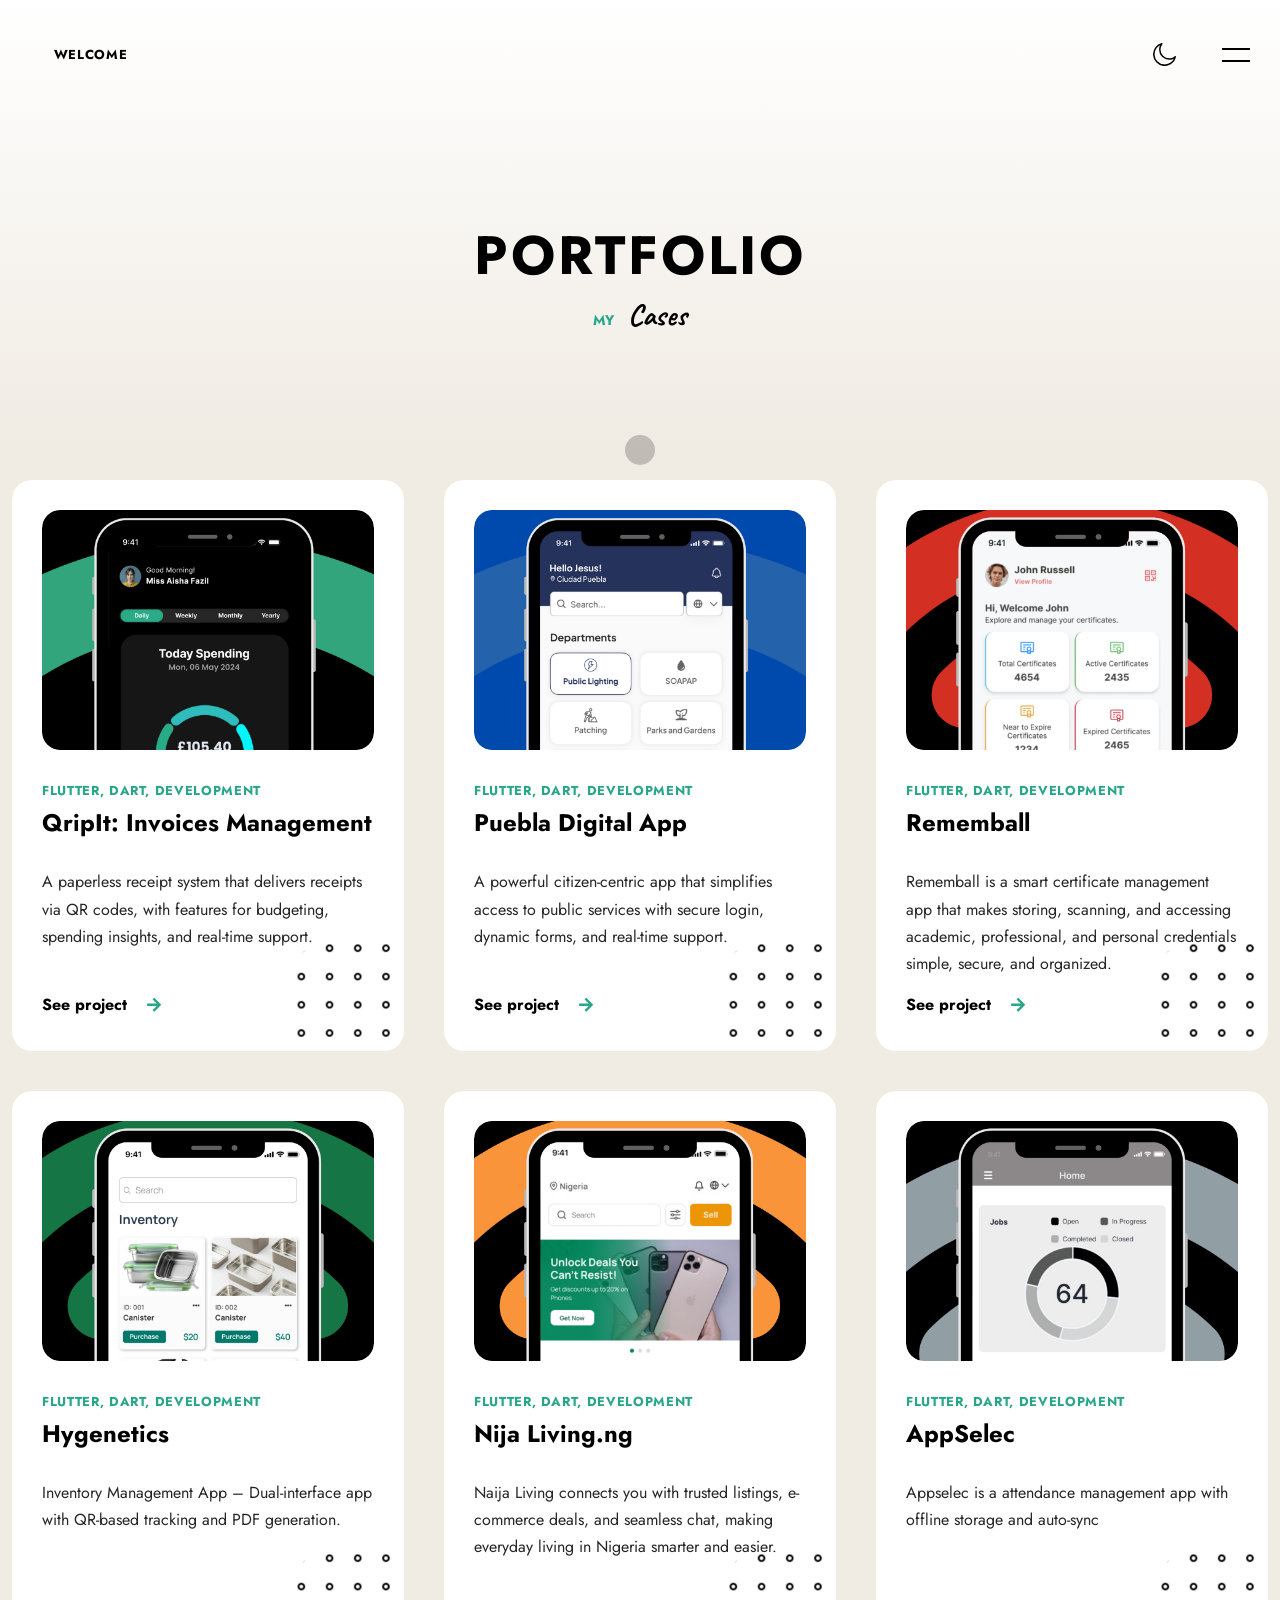
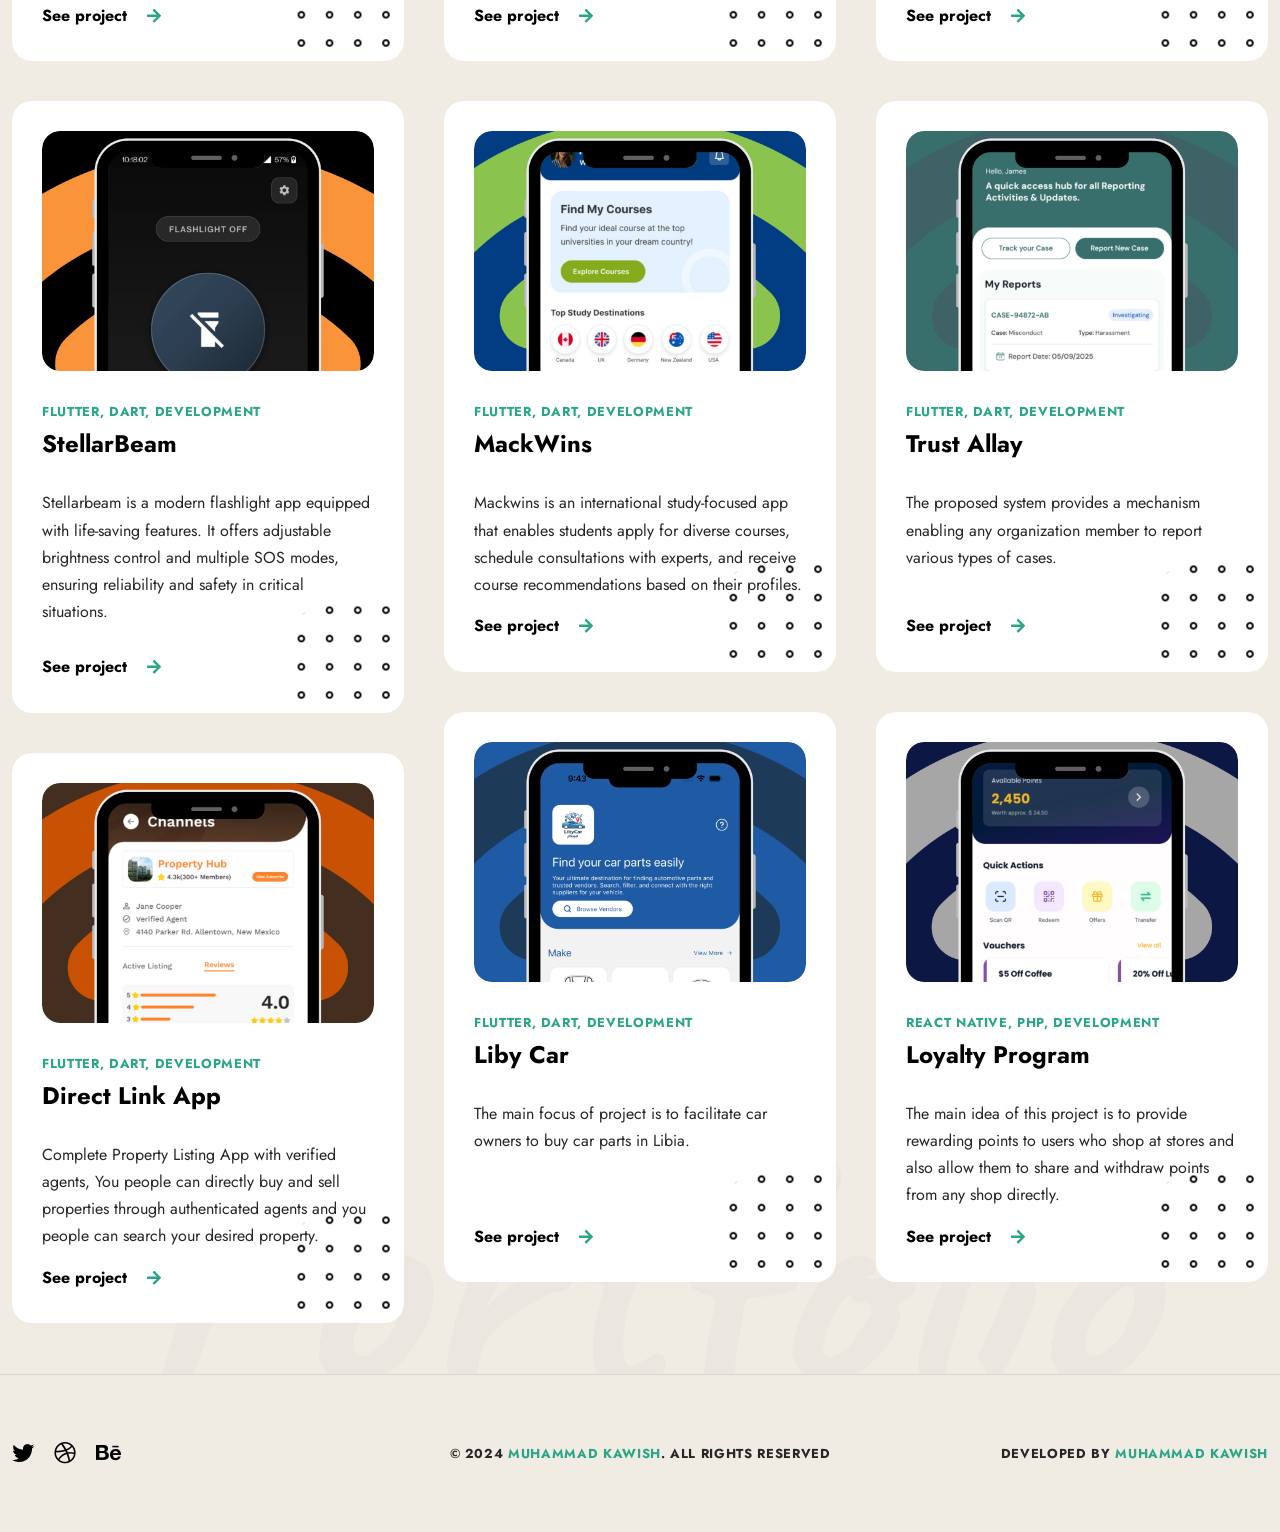
<file: works.html>
<!doctype html>
<html lang="en-US">

<!-- Mirrored from bslthemes.com/html/luique/works.html by HTTrack Website Copier/3.x [XR&CO'2014], Sat, 04 Feb 2023 13:12:09 GMT -->
<head>

  <title>Muhammad Kawish - Personal Portfolio</title>
  <meta http-equiv="Content-Type" content="text/html; charset=utf-8">
  <meta http-equiv="X-UA-Compatible" content="IE=edge">
  <meta name="viewport" content="width=device-width, initial-scale=1">
  <meta name="HandheldFriendly" content="true">
  <meta name="author" content="bslthemes" >

  <!-- Fonts -->
  <link rel="stylesheet" href="https://fonts.googleapis.com/css?family=Jost%3A0%2C100%3B0%2C200%3B0%2C300%3B0%2C400%3B0%2C500%3B0%2C600%3B0%2C700%3B0%2C800%3B0%2C900%3B1%2C100%3B1%2C200%3B1%2C300%3B1%2C400%3B1%2C500%3B1%2C600%3B1%2C700%3B1%2C800%3B1%2C900%7CCaveat%3A400%3B500%3B600%3B700&amp;display=swap" type="text/css" media="all" >
  <link rel="stylesheet" href="https://fonts.googleapis.com/css?family=Roboto%3A100%2C100italic%2C200%2C200italic%2C300%2C300italic%2C400%2C400italic%2C500%2C500italic%2C600%2C600italic%2C700%2C700italic%2C800%2C800italic%2C900%2C900italic%7CRoboto+Slab%3A100%2C100italic%2C200%2C200italic%2C300%2C300italic%2C400%2C400italic%2C500%2C500italic%2C600%2C600italic%2C700%2C700italic%2C800%2C800italic%2C900%2C900italic&amp;display=auto" type="text/css" media="all" >

  <!-- CSS STYLES -->
  <link rel="stylesheet" href="assets/css/vendors/bootstrap.css" type="text/css" media="all" >
  <link rel="stylesheet" href="assets/fonts/font-awesome/css/font-awesome.css" type="text/css" media="all" >
  <link rel="stylesheet" href="assets/css/vendors/magnific-popup.css" type="text/css" media="all" >
  <link rel="stylesheet" href="assets/css/vendors/splitting.css" type="text/css" media="all" >
  <link rel="stylesheet" href="assets/css/vendors/swiper.css" type="text/css" media="all" >
  <link rel="stylesheet" href="assets/css/vendors/animate.css" type="text/css" media="all" >
  <link rel="stylesheet" href="assets/css/style.css" type="text/css" media="all" >
  <link rel="stylesheet" href="assets/css/dark.css" type="text/css" media="all" >

  <!-- Favicon -->
	<link rel="shortcut icon" href="favicon.ico" type="image/x-icon">
	<link rel="icon" href="favicon.ico" type="image/x-icon">

</head>

<body class="light-skin">
	<div class="container-page">

		<!-- Preloader -->
		<div class="preloader">
			<div class="centrize full-width">
				<div class="vertical-center">
					<div class="spinner-logo">
<!--						<img src="assets/images/logo2.png" alt="Luique - Personal Portfolio HTML Template" >-->
						<div class="spinner-dot"></div>
						<div class="spinner spinner-line"></div>
					</div>
				</div>
			</div>
		</div>

		<!-- Header -->
		<header class="header">
			<div class="header__builder">
        <div class="row">
          <div class="col-xs-4 col-sm-4 col-md-4 col-lg-4">

            <!-- logo -->
            <div class="logo">
              <a href="index.html">
                  <div class="lui-subtitle">
                      <span> Welcome </span>
                  </div>
<!--                <img width="228" height="38" src="assets/images/logo2.png" alt="" >-->
              </a>
            </div>
          </div>
          <div class="col-xs-8 col-sm-8 col-md-8 col-lg-8 align-right">

						<!-- switcher btn -->
						<a href="#" class="switcher-btn">
							<span class="sw-before">
								<svg xmlns="http://www.w3.org/2000/svg" width="23" height="23" viewBox="0 0 23 23">
									<path id="Dark_Theme" data-name="Dark Theme" fill="#000" d="M1759.46,111.076a0.819,0.819,0,0,0-.68.147,8.553,8.553,0,0,1-2.62,1.537,8.167,8.167,0,0,1-2.96.531,8.655,8.655,0,0,1-8.65-8.682,9.247,9.247,0,0,1,.47-2.864,8.038,8.038,0,0,1,1.42-2.54,0.764,0.764,0,0,0-.12-1.063,0.813,0.813,0,0,0-.68-0.148,11.856,11.856,0,0,0-6.23,4.193,11.724,11.724,0,0,0,1,15.387,11.63,11.63,0,0,0,19.55-5.553A0.707,0.707,0,0,0,1759.46,111.076Zm-4.5,6.172a10.137,10.137,0,0,1-14.29-14.145,10.245,10.245,0,0,1,3.38-2.836c-0.14.327-.29,0.651-0.41,1.006a9.908,9.908,0,0,0-.56,3.365,10.162,10.162,0,0,0,10.15,10.189,9.776,9.776,0,0,0,3.49-.62,11.659,11.659,0,0,0,1.12-.473A10.858,10.858,0,0,1,1754.96,117.248Z" transform="translate(-1737 -98)" />
								</svg>
							</span>
							<span class="sw-after">
								<svg xmlns="http://www.w3.org/2000/svg" width="22.22" height="22.313" viewBox="0 0 22.22 22.313">
									<path id="Light_Theme" data-name="Light Theme" fill="#fff" d="M1752.49,105.511a5.589,5.589,0,0,0-3.94-1.655,5.466,5.466,0,0,0-3.94,1.655,5.61,5.61,0,0,0,3.94,9.566,5.473,5.473,0,0,0,3.94-1.653,5.643,5.643,0,0,0,1.65-3.957A5.516,5.516,0,0,0,1752.49,105.511Zm-1.06,6.85a4.1,4.1,0,0,1-5.76,0,4.164,4.164,0,0,1,0-5.788A4.083,4.083,0,0,1,1751.43,112.361Zm7.47-3.662h-2.27a0.768,0.768,0,0,0,0,1.536h2.27A0.768,0.768,0,0,0,1758.9,108.7Zm-10.35,8.12a0.777,0.777,0,0,0-.76.769v2.274a0.777,0.777,0,0,0,.76.767,0.786,0.786,0,0,0,.77-0.767v-2.274A0.786,0.786,0,0,0,1748.55,116.819Zm7.85-.531-1.62-1.624a0.745,0.745,0,0,0-1.06,0,0.758,0.758,0,0,0,0,1.063l1.62,1.625a0.747,0.747,0,0,0,1.06,0A0.759,0.759,0,0,0,1756.4,116.288ZM1748.55,98.3a0.777,0.777,0,0,0-.76.768v2.273a0.778,0.778,0,0,0,.76.768,0.787,0.787,0,0,0,.77-0.768V99.073A0.786,0.786,0,0,0,1748.55,98.3Zm7.88,3.278a0.744,0.744,0,0,0-1.06,0l-1.62,1.624a0.758,0.758,0,0,0,0,1.063,0.745,0.745,0,0,0,1.06,0l1.62-1.624A0.758,0.758,0,0,0,1756.43,101.583Zm-15.96,7.116h-2.26a0.78,0.78,0,0,0-.77.768,0.76,0.76,0,0,0,.77.768h2.26A0.768,0.768,0,0,0,1740.47,108.7Zm2.88,5.965a0.745,0.745,0,0,0-1.06,0l-1.62,1.624a0.759,0.759,0,0,0,0,1.064,0.747,0.747,0,0,0,1.06,0l1.62-1.625A0.758,0.758,0,0,0,1743.35,114.664Zm0-11.457-1.62-1.624a0.744,0.744,0,0,0-1.06,0,0.758,0.758,0,0,0,0,1.063l1.62,1.624a0.745,0.745,0,0,0,1.06,0A0.758,0.758,0,0,0,1743.35,103.207Z" transform="translate(-1737.44 -98.313)" />
								</svg>
							</span>
						</a>

						<!-- menu btn -->
						<a href="#" class="menu-btn">
							<span></span>
							<span></span>
						</a>

						<!-- Menu Full Overlay -->
						<div class="menu-full-overlay">
							<div class="menu-full-container">
								<div class="container">
									<div class="row">
										<div class="col-xs-12 col-sm-12 col-md-12 col-lg-12">

											<!-- menu full -->
											<div class="menu-full">
												<ul class="menu-full">
													<li class="menu-item">
														<a class="splitting-text-anim-2" data-splitting="chars" href="index.html">Home</a>
													</li>
													<li class="menu-item">
														<a class="splitting-text-anim-2" data-splitting="chars" href="index.html#services-section">Services</a>
													</li>
													<li class="menu-item">
														<a class="splitting-text-anim-2" data-splitting="chars" href="index.html#skills-section">Skills</a>
													</li>
													<li class="menu-item">
														<a class="splitting-text-anim-2" data-splitting="chars" href="index.html#works-section">Works</a>
													</li>
													<li class="menu-item">
														<a class="splitting-text-anim-2" data-splitting="chars" href="index.html#resume-section">Resume</a>
													</li>
													<li class="menu-item">
														<a class="splitting-text-anim-2" data-splitting="chars" href="index.html#testimonials-section">Recommendations</a>
													</li>
													<li class="menu-item">
														<a class="splitting-text-anim-2" data-splitting="chars" href="index.html#pricing-section">Pricing</a>
													</li>
													<li class="menu-item">
														<a class="splitting-text-anim-2" data-splitting="chars" href="index.html#contact-section">Contact</a>
													</li>
												</ul>
											</div>

											<!-- social -->
                                            <div class="menu-social-links">
                                                <a href="https://github.com/MianKawish/MianKawish" target="blank" class="scrolla-element-anim-1"
                                                   title="dribbble">
                                                    <i class="fab fa-brands fa-github"></i>
                                                </a>
                                                <a href="https://www.linkedin.com/in/m-kawish" target="blank" class="scrolla-element-anim-1"
                                                   title="twitter">
                                                    <i class="fab fa-brands fa-linkedin"></i>
                                                </a>
                                                <a href="https://www.instagram.com/kawish_098?utm_source=qr&igsh=bzFlanQ4cDJwcGJr" target="blank" class="scrolla-element-anim-1"
                                                   title="behance">
                                                    <i class="fab fa-brands fa-instagram"></i>
                                                </a>
                                            </div>

											<div class="v-line-block"><span></span></div>

										</div>
									</div>
								</div>
							</div>
							<div class="menu-overlay"></div>
						</div>

          </div>
        </div>
      </div>
    </header>

		<!-- Wrapper -->
		<div class="wrapper">

      <!-- Section Started Heading -->
      <section class="section section-inner started-heading">
      	<div class="container">

  				<!-- Heading -->
          <div class="m-titles align-center">
            <h1 class="m-title splitting-text-anim-1 scroll-animate" data-splitting="words" data-animate="active">
              <span> Portfolio </span>
            </h1>
            <div class="m-subtitle splitting-text-anim-1 scroll-animate" data-splitting="words" data-animate="active">
              <span> my <b>Cases</b>
              </span>
            </div>
          </div>
      	</div>
      </section>

      <!-- Section - Works -->
			<section class="lui-section">

        <!-- Works -->
				<div class="v-line v-line-right v-line-top">
          <div class="container">
            <div class="works-box">
              <div class="filter-links scrolla-element-anim-1 scroll-animate" data-animate="active">
                  <!-- <a href="#" class="lui-subtitle active" data-href=".works-col"> All </a>
                  <a href="#" class="lui-subtitle" data-href=".sorting-android-apps"> Android </a>
                  <a href="#" class="lui-subtitle" data-href=".sorting-flutter-apps"> Flutter </a>
                  <a href="#" class="lui-subtitle" data-href=".sorting-sorting-backend"> Backend </a> -->
              </div>
              <div class="works-items works-masonry-items row">
                  <div class="works-col col-xs-12 col-sm-12 col-md-12 col-lg-12 sorting-android-apps ">
                      <div class="works-item scrolla-element-anim-1 scroll-animate" data-animate="active">
                          <div class="image">
                              <div class="img">
                                  <a href="https://apps.apple.com/pk/app/qrip-it/id6746312528" target="_blank">
                                      <img decoding="async" src="assets/images/projects/people_i.png" alt="InstaCare: Super Health App" >
                                      <span class="overlay"></span>
                                  </a>
                              </div>
                          </div>
                          <div class="desc">
                              <span class="category"> Flutter, Dart, Development </span>
                              <h5 class="name">
                                  <a href="https://apps.apple.com/pk/app/qrip-it/id6746312528" target="_blank">QripIt: Invoices Management</a>
                              </h5>
                              <div class="text">
                                  <p>A paperless receipt system that delivers receipts via QR codes, with features for budgeting, spending insights, and real-time support.</p>
                              </div>
                              <a href="https://apps.apple.com/pk/app/qrip-it/id6746312528" target="_blank" class="lnk">See project</a>
                          </div>
                          <div class="bg-img" style="background-image: url(assets/images/pat-2.png);"></div>
                      </div>
                  </div>
                  <div class="works-col col-xs-12 col-sm-12 col-md-12 col-lg-12 sorting-flutter-apps ">
                      <div class="works-item scrolla-element-anim-1 scroll-animate" data-animate="active">
                          <div class="image">
                              <div class="img">
                                  <a href="https://play.google.com/store/apps/details?id=com.attrayant.user.ipro&hl=en" target="_blank">
                                      <img decoding="async" src="assets/images/projects/course_camp.png" alt="InstaCare Smart Clinic" >
                                      <span class="overlay"></span>
                                  </a>
                              </div>
                          </div>
                          <div class="desc">
                              <span class="category"> Flutter, Dart, Development </span>
                              <h5 class="name">
                                  <a href="https://play.google.com/store/apps/details?id=com.attrayant.user.ipro&hl=en" target="_blank">Puebla Digital App</a>
                              </h5>
                              <div class="text">
                                  <p>A powerful citizen-centric app that simplifies access to public services with secure login, dynamic forms, and real-time support.</p>
                              </div>
                              <a href="https://play.google.com/store/apps/details?id=com.attrayant.user.ipro&hl=en" class="lnk" target="_blank">See project</a>
                          </div>
                          <div class="bg-img" style="background-image: url(assets/images/pat-2.png);"></div>
                      </div>
                  </div>
                  <div class="works-col col-xs-12 col-sm-12 col-md-12 col-lg-12 sorting-flutter-apps ">
                      <div class="works-item scrolla-element-anim-1 scroll-animate" data-animate="active">
                          <div class="image">
                              <div class="img">
                                  <a href="https://play.google.com/store/apps/details?id=com.rememball.safetycertificationmanagement" target="_blank">
                                      <img decoding="async" src="assets\images\projects\rememball.png" alt="ANTH Digital App" >
                                      <span class="overlay"></span>
                                  </a>
                              </div>
                          </div>
                          <div class="desc">
                              <span class="category"> Flutter, Dart, Development </span>
                              <h5 class="name">
                                  <a href="https://play.google.com/store/apps/details?id=com.rememball.safetycertificationmanagement" target="_blank">Rememball</a>
                              </h5>
                              <div class="text">
                                  <p>Rememball is a smart certificate management app that makes storing, scanning, and accessing academic, professional, and personal credentials simple, secure, and organized.</p>
                              </div>
                              <a href="https://play.google.com/store/apps/details?id=com.rememball.safetycertificationmanagement" class="lnk" target="_blank">See project</a>
                          </div>
                          <div class="bg-img" style="background-image: url(assets/images/pat-2.png);"></div>
                      </div>
                  </div>
                  <div class="works-col col-xs-12 col-sm-12 col-md-12 col-lg-12 sorting-android-apps ">
                      <div class="works-item scrolla-element-anim-1 scroll-animate" data-animate="active">
                          <div class="image">
                              <div class="img">
                                  <a href="https://apps.apple.com/us/app/hygienatics/id6739580570" target="_blank">
                                      <img decoding="async" src="assets\images\projects\hygenetics.png" alt="EHAD HEALTH App" >
                                      <span class="overlay"></span>
                                  </a>
                              </div>
                          </div>
                          <div class="desc">
                              <span class="category"> Flutter, Dart, Development </span>
                              <h5 class="name">
                                  <a href="https://apps.apple.com/us/app/hygienatics/id6739580570" target="_blank">Hygenetics</a>
                              </h5>
                              <div class="text">
                                  <p>Inventory Management App – Dual-interface app with QR-based tracking and PDF generation.</p>
                              </div>
                              <a href="https://apps.apple.com/us/app/hygienatics/id6739580570" target="_blank" class="lnk">See project</a>
                          </div>
                          <div class="bg-img" style="background-image: url(assets/images/pat-2.png);"></div>
                      </div>
                  </div>
                  <div class="works-col col-xs-12 col-sm-12 col-md-12 col-lg-12 sorting-android-apps ">
                      <div class="works-item scrolla-element-anim-1 scroll-animate" data-animate="active">
                          <div class="image">
                              <div class="img">
                                  <a href="https://play.google.com/store/apps/details?id=com.niajaliving.niaja_living_ltd" target="_blank">
                                      <img decoding="async" src="assets\images\projects\naija.png" alt="CFL MIS App" >
                                      <span class="overlay"></span>
                                  </a>
                              </div>
                          </div>
                          <div class="desc">
                              <span class="category"> Flutter, Dart, Development </span>
                              <h5 class="name">
                                  <a href="https://play.google.com/store/apps/details?id=com.niajaliving.niaja_living_ltd" target="_blank">Nija Living.ng</a>
                              </h5>
                              <div class="text">
                                  <p>Naija Living connects you with trusted listings, e-commerce deals, and seamless chat, making everyday living in Nigeria smarter and easier.</p>
                              </div>
                              <a href="https://play.google.com/store/apps/details?id=com.niajaliving.niaja_living_ltd" target="_blank" class="lnk">See project</a>
                          </div>
                          <div class="bg-img" style="background-image: url(assets/images/pat-2.png);"></div>
                      </div>
                  </div>
                  <div class="works-col col-xs-12 col-sm-12 col-md-12 col-lg-12 sorting-android-apps ">
                    <div class="works-item scrolla-element-anim-1 scroll-animate" data-animate="active">
                        <div class="image">
                            <div class="img">
                                <a href="appselec_details.html" target="_blank">
                                    <img decoding="async" src="assets\images\projects\appSelecs.png" alt="Gomaidz Pro App" >
                                    <span class="overlay"></span>
                                </a>
                            </div>
                        </div>
                        <div class="desc">
                            <span class="category">Flutter, Dart, Development </span>
                            <h5 class="name">
                                <a href="appselec_details.html" target="_blank">AppSelec</a>
                            </h5>
                            <div class="text">
                                <p> Appselec is a attendance management app with offline storage and auto-sync</p>
                            </div>
                            <a href="appselec_details.html" target="_blank" class="lnk">See project</a>
                        </div>
                        <div class="bg-img" style="background-image: url(assets/images/pat-2.png);"></div>
                    </div>
               
                </div>



 <!-- Section - Works For Non PlayStore -->



     <div class="works-col col-xs-12 col-sm-12 col-md-12 col-lg-12 sorting-android-apps ">
                      <div class="works-item scrolla-element-anim-1 scroll-animate" data-animate="active">
                          <div class="image">
                              <div class="img">
                                  <a href="stellarbeam_screen.html" target="_blank">
                                      <img decoding="async" src="assets\images\projects\stellar.png" alt="Female Safety App" >
                                      <span class="overlay"></span>
                                  </a>
                              </div>
                          </div>
                          <div class="desc">
                              <span class="category"> Flutter, Dart, Development </span>
                              <h5 class="name">
                                  <a href="stellarbeam_screen.html" target="_blank">StellarBeam</a>
                              </h5>
                              <div class="text">
                                  <p>Stellarbeam is a modern flashlight app equipped with life-saving features. It offers adjustable brightness control and multiple SOS modes, ensuring reliability and safety in critical situations.</p>
                              </div>
                              <a href="stellarbeam_screen.html" target="_blank" class="lnk">See project</a>
                          </div>
                          <div class="bg-img" style="background-image: url(assets/images/pat-2.png);"></div>
                      </div>
                  </div>
                  <div class="works-col col-xs-12 col-sm-12 col-md-12 col-lg-12 sorting-android-apps ">
                      <div class="works-item scrolla-element-anim-1 scroll-animate" data-animate="active">
                          <div class="image">
                              <div class="img">
                                  <a href="mackwins_screen.html" target="_blank">
                                      <img decoding="async" src="assets\images\projects\mackwins.png" alt="ZONG 4G Cap" >
                                      <span class="overlay"></span>
                                  </a>
                              </div>
                          </div>
                          <div class="desc">
                              <span class="category"> Flutter, Dart, Development </span>
                              <h5 class="name">
                                  <a href="mackwins_screen.html" target="_blank">MackWins</a>
                              </h5>
                              <div class="text">
                                  <p>Mackwins is an international study-focused app that enables students apply for diverse courses, schedule consultations with experts, and receive course recommendations based on their profiles.</p>
                              </div>
                              <a href="mackwins_screen.html" target="_blank" class="lnk">See project</a>
                          </div>
                          <div class="bg-img" style="background-image: url(assets/images/pat-2.png);"></div>
                      </div>
                  </div>
             <div class="works-col col-xs-12 col-sm-12 col-md-12 col-lg-12 sorting-android-apps ">
                    <div class="works-item scrolla-element-anim-1 scroll-animate" data-animate="active">
                        <div class="image">
                            <div class="img">
                                <a href="trust allay.html" target="_blank">
                                    <img decoding="async" src="assets\images\projects\trustAllay.png" alt="LGU LMS App" >
                                    <span class="overlay"></span>
                                </a>
                            </div>
                        </div>
                        <div class="desc">
                            <span class="category"> Flutter, Dart, Development </span>
                            <h5 class="name">
                                <a href="trust allay.html" target="_blank">Trust Allay</a>
                            </h5>
                            <div class="text">
                                <p>The proposed system provides a mechanism enabling any organization member to report various types of cases.</p>
                            </div>
                            <a href="trust allay.html" target="_blank" class="lnk">See project</a>
                        </div>
                        <div class="bg-img" style="background-image: url(assets/images/pat-2.png);"></div>
                    </div>
               
                </div>

                <div class="works-col col-xs-12 col-sm-12 col-md-12 col-lg-12 sorting-android-apps ">
                    <div class="works-item scrolla-element-anim-1 scroll-animate" data-animate="active">
                        <div class="image">
                            <div class="img">
                                <a href="https://apps.apple.com/kz/app/libycar/id6755150635" target="_blank">
                                    <img decoding="async" src="assets/images/projects/libyCar.png" alt="Liby Car" >
                                    <span class="overlay"></span>
                                </a>
                            </div>
                        </div>
                        <div class="desc">
                            <span class="category"> Flutter, Dart, Development </span>
                            <h5 class="name">
                                <a href="https://apps.apple.com/kz/app/libycar/id6755150635" target="_blank">Liby Car</a>
                            </h5>
                            <div class="text">
                                <p>The main focus of project is to facilitate car owners to buy car parts in Libia. </p>
                            </div>
                            <a href="https://apps.apple.com/kz/app/libycar/id6755150635" target="_blank" class="lnk">See project</a>
                        </div>
                        <div class="bg-img" style="background-image: url(assets/images/pat-2.png);"></div>
                    </div>
                </div>
                <div class="works-col col-xs-12 col-sm-12 col-md-12 col-lg-12 sorting-android-apps ">
                    <div class="works-item scrolla-element-anim-1 scroll-animate" data-animate="active">
                        <div class="image">
                            <div class="img">
                                <a href="loyaltyProgram_screen.html" target="_blank">
                                    <img decoding="async" src="assets/images/projects/loyaltyProgram.png" alt="Loyalty Program" >
                                    <span class="overlay"></span>
                                </a>
                            </div>
                        </div>
                        <div class="desc">
                            <span class="category"> React Native, PHP, Development </span>
                            <h5 class="name">
                                <a href="loyaltyProgram_screen.html" target="_blank">Loyalty Program</a>
                            </h5>
                            <div class="text">
                                <p>The main idea of this project is to provide rewarding points to users who shop at stores and also allow them to share and withdraw points from any shop directly.</p>
                            </div>
                            <a href="loyaltyProgram_screen.html" target="_blank" class="lnk">See project</a>
                        </div>
                        <div class="bg-img" style="background-image: url(assets/images/pat-2.png);"></div>
                    </div>
                </div>
                <div class="works-col col-xs-12 col-sm-12 col-md-12 col-lg-12 sorting-android-apps ">
                  <div class="works-item scrolla-element-anim-1 scroll-animate" data-animate="active">
                      <div class="image">
                          <div class="img">
                              <a href="direct_link_screen.html" target="_blank">
                                  <img decoding="async" src="assets\images\projects\direct_link.png" alt="Quran Surah App" >
                                  <span class="overlay"></span>
                              </a>
                          </div>
                      </div>
                      <div class="desc">
                          <span class="category"> Flutter, Dart, Development </span>
                          <h5 class="name">
                              <a href="direct_link_screen.html" target="_blank">Direct Link App</a>
                          </h5>
                          <div class="text">
                              <p>Complete Property Listing App with verified agents, You people can directly buy and sell properties through authenticated agents and you people can search your desired property.</p>
                          </div>
                          <a href="direct_link_screen.html" target="_blank" class="lnk">See project</a>
                      </div>
                      <div class="bg-img" style="background-image: url(assets/images/pat-2.png);"></div>
                  </div>
              </div>

              <!-- <div class="works-col col-xs-12 col-sm-12 col-md-12 col-lg-12 sorting-android-apps ">
                <div class="works-item scrolla-element-anim-1 scroll-animate" data-animate="active">
                    <div class="image">
                        <div class="img">
                            <a href="https://github.com/WaqasJafar/DriveSafe_App" target="_blank">
                                <img decoding="async" src="assets/images/projects/iDrive.jpg" alt="iDriveSafe App" >
                                <span class="overlay"></span>
                            </a>
                        </div>
                    </div>
                    <div class="desc">
                        <span class="category"> Android, Java, Development </span>
                        <h5 class="name">
                            <a href="https://github.com/WaqasJafar/DriveSafe_App" target="_blank">iDriveSafe App</a>
                        </h5>
                        <div class="text">
                            <p>Driver drowsiness is the most critical cause of road accidents so detection of drowsiness play a vital role in preventing road accidents. </p>
                        </div>
                        <a href="https://github.com/WaqasJafar/DriveSafe_App" target="_blank" class="lnk">See project</a>
                    </div>
                    <div class="bg-img" style="background-image: url(assets/images/pat-2.png);"></div>
                </div>
            </div> -->

            <!-- <div class="works-col col-xs-12 col-sm-12 col-md-12 col-lg-12 sorting-android-apps ">
                <div class="works-item scrolla-element-anim-1 scroll-animate" data-animate="active">
                    <div class="image">
                        <div class="img">
                            <a href="https://github.com/WaqasJafar/CarWashing" target="_blank">
                                <img decoding="async" src="assets/images/projects/car.jpg" alt="Car Washing App" >
                                <span class="overlay"></span>
                            </a>
                        </div>
                    </div>
                    <div class="desc">
                        <span class="category"> Android, Java, Development </span>
                        <h5 class="name">
                            <a href="https://github.com/WaqasJafar/CarWashing" target="_blank">Car Washing App</a>
                        </h5>
                        <div class="text">
                            <p>The Purpose of this app is to booking online Car washing people can save their time and find nearst Car Washing Station</p>
                        </div>
                        <a href="https://github.com/WaqasJafar/CarWashing" target="_blank" class="lnk">See project</a>
                    </div>
                    <div class="bg-img" style="background-image: url(assets/images/pat-2.png);"></div>
                </div>
            </div>

            <div class="works-col col-xs-12 col-sm-12 col-md-12 col-lg-12 sorting-android-apps ">
                <div class="works-item scrolla-element-anim-1 scroll-animate" data-animate="active">
                    <div class="image">
                        <div class="img">
                            <a href="https://play.google.com/store/apps/details?id=com.instacare.amc&hl=en" target="_blank">
                                <img decoding="async" src="assets/images/projects/amc.jpg" alt="AMC Patient" >
                                <span class="overlay"></span>
                            </a>
                        </div>
                    </div>
                    <div class="desc">
                        <span class="category"> Android, Java, Development </span>
                        <h5 class="name">
                            <a href="https://play.google.com/store/apps/details?id=com.instacare.amc&hl=en" target="_blank">AMC Patient App</a>
                        </h5>
                        <div class="text">
                            <p>AMC Patient App is powered by InstaCare to enhance healthcare accessibility for the patients of Akram Medical Complex.</p>
                        </div>
                        <a href="https://play.google.com/store/apps/details?id=com.instacare.amc&hl=en" target="_blank" class="lnk">See project</a>
                    </div>
                    <div class="bg-img" style="background-image: url(assets/images/pat-2.png);"></div>
                </div>
            </div>



     
            <div class="works-col col-xs-12 col-sm-12 col-md-12 col-lg-12 sorting-android-apps ">
                <div class="works-item scrolla-element-anim-1 scroll-animate" data-animate="active">
                    <div class="image">
                        <div class="img">
                            <a href="https://github.com/Waqas0343/family_events_app" target="_blank">
                                <img decoding="async" src="assets/images/projects/beecham.jpg" alt="Beecham App" >
                                <span class="overlay"></span>
                            </a>
                        </div>
                    </div>
                    <div class="desc">
                        <span class="category"> Flutter, Dart, Development </span>
                        <h5 class="name">
                            <a href="https://github.com/Waqas0343/family_events_app" target="_blank">Beecham Family App</a>
                        </h5>
                        <div class="text">
                            <p>This innovative solution empowers users to effortlessly manage events, Manage Task share shopping lists. </p>
                        </div>
                        <a href="https://github.com/Waqas0343/family_events_app" target="_blank" class="lnk">See project</a>
                    </div>
                    <div class="bg-img" style="background-image: url(assets/images/pat-2.png);"></div>
                </div>
            </div>

            <div class="works-col col-xs-12 col-sm-12 col-md-12 col-lg-12 sorting-android-apps ">
                <div class="works-item scrolla-element-anim-1 scroll-animate" data-animate="active">
                    <div class="image">
                        <div class="img">
                            <a href="https://www.linkedin.com/posts/muhammad-waqas-11-july_pigeongate-ajcodetocure-techinnovation-activity-7236252903080886272-E7YH?utm_source=share&utm_medium=member_desktop" target="_blank">
                                <img decoding="async" src="assets/images/projects/pigeon.jpg" alt="PigeonGate App" >
                                <span class="overlay"></span>
                            </a>
                        </div>
                    </div>
                    <div class="desc">
                        <span class="category"> Flutter, Dart, Development </span>
                        <h5 class="name">
                            <a href="https://www.linkedin.com/posts/muhammad-waqas-11-july_pigeongate-ajcodetocure-techinnovation-activity-7236252903080886272-E7YH?utm_source=share&utm_medium=member_desktop" target="_blank">PigeonGate App</a>
                        </h5>
                        <div class="text">
                            <p>The Purpose of this app user can upload their pigeon for saling purpose. User can buy any new pigeon from this app. User can Buy any medicine from any shop of this app</p>
                        </div>
                        <a href="https://www.linkedin.com/posts/muhammad-waqas-11-july_pigeongate-ajcodetocure-techinnovation-activity-7236252903080886272-E7YH?utm_source=share&utm_medium=member_desktop" target="_blank" class="lnk">See project</a>
                    </div>
                    <div class="bg-img" style="background-image: url(assets/images/pat-2.png);"></div>
                </div>
            </div>

            <div class="works-col col-xs-12 col-sm-12 col-md-12 col-lg-12 sorting-android-apps ">
                <div class="works-item scrolla-element-anim-1 scroll-animate" data-animate="active">
                    <div class="image">
                        <div class="img">
                            <a href="https://www.linkedin.com/posts/muhammad-waqas-11-july_techinnovation-healthcareapp-flutterdevelopment-activity-7236339932292644866-hN1w?utm_source=share&utm_medium=member_desktop" target="_blank">
                                <img decoding="async" src="assets/images/projects/aamh.jpg" alt="AAMH App" >
                                <span class="overlay"></span>
                            </a>
                        </div>
                    </div>
                    <div class="desc">
                        <span class="category"> Flutter, Dart, Development </span>
                        <h5 class="name">
                            <a href="https://www.linkedin.com/posts/muhammad-waqas-11-july_techinnovation-healthcareapp-flutterdevelopment-activity-7236339932292644866-hN1w?utm_source=share&utm_medium=member_desktop" target="_blank">AAMH App</a>
                        </h5>
                        <div class="text">
                            <p>Ayesha Amir Memorial Hospital App provide complete information releated to Hospital, Appointment, Lab Test, Pharmacy Order .</p>
                        </div>
                        <a href="https://www.linkedin.com/posts/muhammad-waqas-11-july_techinnovation-healthcareapp-flutterdevelopment-activity-7236339932292644866-hN1w?utm_source=share&utm_medium=member_desktop" target="_blank" class="lnk">See project</a>
                    </div>
                    <div class="bg-img" style="background-image: url(assets/images/pat-2.png);"></div>
                </div>
            </div>




            <div class="works-col col-xs-12 col-sm-12 col-md-12 col-lg-12 sorting-android-apps ">
                <div class="works-item scrolla-element-anim-1 scroll-animate" data-animate="active">
                    <div class="image">
                        <div class="img">
                            <a href="https://github.com/Waqas0343/shaadi_app" target="_blank">
                                <img decoding="async" src="assets/images/projects/shaadi.jpg" alt="Shaadi Kro App" >
                                <span class="overlay"></span>
                            </a>
                        </div>
                    </div>
                    <div class="desc">
                        <span class="category"> Flutter, Dart, Development </span>
                        <h5 class="name">
                            <a href="https://github.com/Waqas0343/shaadi_app" target="_blank">Shaadi Kro App</a>
                        </h5>
                        <div class="text">
                            <p>The Shaadi Kro app is designed to help users find suitable life partners by allowing them to create profiles, view potential matches, and communicate through a secure chat feature.</p>
                        </div>
                        <a href="https://github.com/Waqas0343/shaadi_app" target="_blank" class="lnk">See project</a>
                    </div>
                    <div class="bg-img" style="background-image: url(assets/images/pat-2.png);"></div>
                </div>
            </div>



            <div class="works-col col-xs-12 col-sm-12 col-md-12 col-lg-12 sorting-android-apps ">
                <div class="works-item scrolla-element-anim-1 scroll-animate" data-animate="active">
                    <div class="image">
                        <div class="img">
                            <a href="https://github.com/Waqas0343/lingua_points_app" target="_blank">
                                <img decoding="async" src="assets/images/projects/lingouPontis.jpg" alt="LinguaPontis App" >
                                <span class="overlay"></span>
                            </a>
                        </div>
                    </div>
                    <div class="desc">
                        <span class="category"> Flutter, Dart, Development </span>
                        <h5 class="name">
                            <a href="https://github.com/Waqas0343/lingua_points_app" target="_blank">LinguaPontis App</a>
                        </h5>
                        <div class="text">
                            <p>With LinguaPontis, we’re bringing a seamless dashboard experience for managing tasks at all levels.</p>
                        </div>
                        <a href="https://github.com/Waqas0343/lingua_points_app" target="_blank" class="lnk">See project</a>
                    </div>
                    <div class="bg-img" style="background-image: url(assets/images/pat-2.png);"></div>
                </div>
            </div>



            <div class="works-col col-xs-12 col-sm-12 col-md-12 col-lg-12 sorting-android-apps ">
                <div class="works-item scrolla-element-anim-1 scroll-animate" data-animate="active">
                    <div class="image">
                        <div class="img">
                            <a href="https://github.com/Waqas0343/DesomApplication" target="_blank">
                                <img decoding="async" src="assets/images/projects/desom.jpg" alt="DeSom Resturant App" >
                                <span class="overlay"></span>
                            </a>
                        </div>
                    </div>
                    <div class="desc">
                        <span class="category"> Flutter, Dart, Development </span>
                        <h5 class="name">
                            <a href="https://github.com/Waqas0343/DesomApplication" target="_blank">DeSom Resturant App</a>
                        </h5>
                        <div class="text">
                            <p>With LinguaPontis, we’re bringing a seamless dashboard experience for managing tasks at all levels.</p>
                        </div>
                        <a href="https://github.com/Waqas0343/DesomApplication" target="_blank" class="lnk">See project</a>
                    </div>
                    <div class="bg-img" style="background-image: url(assets/images/pat-2.png);"></div>
                </div>
            </div>  -->


            </div>
              </div>
            </div>

            <div class="lui-bgtitle">
              <span> Portfolio </span>
            </div>

					</div>
				</div>

      </section>

		</div>

		<!-- Footer -->
		<div class="footer">
			<div class="footer__builder">
        <div class="container">
          <div class="row">
            <div class="col-xs-12 col-sm-12 col-md-4 col-lg-4">

              <div class="social-links scrolla-element-anim-1 scroll-animate" data-animate="active">
                <a target="_blank" rel="nofollow" href="http://twitter.com/">
                  <i aria-hidden="true" class="fab fa-twitter"></i>
                </a>
                <a target="_blank" rel="nofollow" href="http://dribble.com/">
                  <i aria-hidden="true" class="fab fa-dribbble"></i>
                </a>
                <a target="_blank" rel="nofollow" href="http://behance.com/">
                  <i aria-hidden="true" class="fab fa-behance"></i>
                </a>
              </div>

            </div>
            <div class="col-xs-12 col-sm-12 col-md-4 col-lg-4">

              <div class="copyright-text align-center scrolla-element-anim-1 scroll-animate" data-animate="active">
                © 2024 <strong>Muhammad Kawish</strong>. All rights reserved
              </div>

            </div>
            <div class="col-xs-12 col-sm-12 col-md-4 col-lg-4">

              <div class="copyright-text align-right scrolla-element-anim-1 scroll-animate" data-animate="active">
                Developed by <strong>Muhammad Kawish</strong>
              </div>

            </div>
          </div>
        </div>
			</div>
		</div>

	</div>

	<!-- cursor -->
	<div class="cursor"></div>

  <script src="assets/js/jquery.min.js"></script>
  <script src="assets/js/jquery.validate.min.js"></script>
  <script src="assets/js/bootstrap.js"></script>
  <script src="assets/js/swiper.js"></script>
  <script src="assets/js/splitting.js"></script>
  <script src="assets/js/jarallax.min.js"></script>
  <script src="assets/js/magnific-popup.js"></script>
  <script src="assets/js/imagesloaded.pkgd.js"></script>
  <script src="assets/js/isotope.pkgd.js"></script>
  <script src="assets/js/jquery.scrolla.js"></script>
  <script src="assets/js/skrollr.js"></script>
  <script src="assets/js/jquery.cookie.js"></script>
  <script src="assets/js/typed.js"></script>
  <script src="assets/js/common.js"></script>

</body>

<!-- Mirrored from bslthemes.com/html/luique/works.html by HTTrack Website Copier/3.x [XR&CO'2014], Sat, 04 Feb 2023 13:12:09 GMT -->
</html>
</file>
<file: assets/css/vendors/splitting.css>
/* Recommended styles for Splitting */
.splitting .word,
.splitting .char {
  display: inline-block;
}

/* Psuedo-element chars */
.splitting .char {
  position: relative;
}

/**
 * Populate the psuedo elements with the character to allow for expanded effects
 * Set to `display: none` by default; just add `display: block` when you want
 * to use the psuedo elements
 */
.splitting .char::before,
.splitting .char::after {
  content: attr(data-char);
  position: absolute;
  top: 0;
  left: 0;
  visibility: hidden;
  transition: inherit;
  user-select: none;
}

/* Expanded CSS Variables */

.splitting {
  /* The center word index */
  --word-center: calc((var(--word-total) - 1) / 2);

  /* The center character index */
  --char-center: calc((var(--char-total) - 1) / 2);

  /* The center character index */
  --line-center: calc((var(--line-total) - 1) / 2);
}

.splitting .word {
  /* Pecent (0-1) of the word's position */
  --word-percent: calc(var(--word-index) / var(--word-total));

  /* Pecent (0-1) of the line's position */
  --line-percent: calc(var(--line-index) / var(--line-total));
}

.splitting .char {
  /* Percent (0-1) of the char's position */
  --char-percent: calc(var(--char-index) / var(--char-total));

  /* Offset from center, positive & negative */
  --char-offset: calc(var(--char-index) - var(--char-center));

  /* Absolute distance from center, only positive */
  --distance: calc(
     (var(--char-offset) * var(--char-offset)) / var(--char-center)
  );

  /* Distance from center where -1 is the far left, 0 is center, 1 is far right */
  --distance-sine: calc(var(--char-offset) / var(--char-center));

  /* Distance from center where 1 is far left/far right, 0 is center */
  --distance-percent: calc((var(--distance) / var(--char-center)));
}

.splitting.cells img { width: 100%; display: block; }

@supports ( display: grid ) {
  .splitting.cells {
    position: relative;
    overflow: hidden;
    background-size: cover;
    visibility: hidden;
  }

  .splitting .cell-grid {
    background: inherit;
    position: absolute;
    top: 0;
    left: 0;
    width: 100%;
    height: 100%;
    display: grid;
    grid-template: repeat( var(--row-total), 1fr ) / repeat( var(--col-total), 1fr );
  }

  .splitting .cell {
    background: inherit;
    position: relative;
    overflow: hidden;
  }

  .splitting .cell-inner {
    background: inherit;
    position: absolute;
    visibility: visible;
    /* Size to fit the whole container size */
    width: calc(100% * var(--col-total));
    height: calc(100% * var(--row-total));
    /* Position properly */
    left: calc(-100% * var(--col-index));
    top: calc(-100% * var(--row-index));
  }

  /* Helper variables for advanced effects */
  .splitting .cell {
    --center-x: calc((var(--col-total) - 1) / 2);
    --center-y: calc((var(--row-total) - 1) / 2);

    /* Offset from center, positive & negative */
    --offset-x: calc(var(--col-index) - var(--center-x));
    --offset-y: calc(var(--row-index) - var(--center-y));

    /* Absolute distance from center, only positive */
    --distance-x: calc( (var(--offset-x) * var(--offset-x)) / var(--center-x) );

    /* Absolute distance from center, only positive */
    --distance-y: calc( (var(--offset-y) * var(--offset-y)) / var(--center-y) );
  }
}
</file>
<file: assets/css/style.css>
/*
Template Name: Luique
Template URI: https://bslthemes.com/
Author: bslthemes
Author URI: https://themeforest.net/user/bslthemes
Description: Luique - Resume & Personal Portfolio HTML5 Template
Version: 1.0
*/

/* TABLE OF CONTENTS
	- Base Styles
	|--Typography
	|--Alignment
	|--Wrapper
	|--Breadcrumbs
	|--Preloader
	|--Cursor
	|--Swiper
	|--Animations
	- Header
	- Footer
	- Sections
	|--Section Started Heading
	|--Section Hero Started
	|--Section Profile
	|--Section Resume
	|--Section Services
	|--Section Works
	|--Section Pricing
	|--Section Testimonials
	|--Section Blog
	|--Section Contacts
	|--Section Project Details
	|--Section Image Large
	|--Section Video Large
	|--Section Navigation
	|--Section Archive
	|--Section Sidebar
	- Responsive
*/


/**
* Base Styles
**/

* {
	outline: none;
	box-sizing: border-box;
	-webkit-box-sizing: border-box;
}

::-webkit-input-placeholder {
	color: rgba(0, 0, 0, 0.5);
}

::-moz-placeholder {
	color: rgba(0, 0, 0, 0.5);
}

:-moz-placeholder {
	color: rgba(0, 0, 0, 0.5);
}

:-ms-input-placeholder {
	color: rgba(0, 0, 0, 0.5);
}

html,
body {
	margin: 0;
	padding: 0;
	height: auto !important;
	font-size: 16px;
	color: #262626;
	font-family: "Jost", sans-serif;
	font-weight: 400;
	line-height: 1.7;
	-webkit-font-smoothing: antialiased;
	-webkit-text-size-adjust: 100%;
}

body {
	background-color: #F0EBE3;
}

body.no-scroll {
	overflow: hidden;
}

a {
	color: #29a587;
	text-decoration: none;
	cursor: pointer;
	outline: none;
	transition: all 0.7s cubic-bezier(0.3, 0, 0.3, 1);
	-webkit-transition: all 0.7s cubic-bezier(0.3, 0, 0.3, 1);
}

a:link {
	color: #29a587;
}

a:active {
	color: #29a587;
}

a:visited {
	color: #29a587;
}

a:hover {
	text-decoration: underline;
}

a img {
	border: none;
}

img {
	max-width: 100%;
}

input,
textarea,
button {
	font-family: "Jost";
}

label {
	cursor: pointer;
}

iframe {
	max-width: 100%;
}

.comment-form-cookies-consent input {
	margin-right: 10px;
	position: relative;
	top: 7px;
}

.comment-form-cookies-consent label {
	display: inline-block;
	vertical-align: top;
}

.clear {
	clear: both;
}

b, strong {
	font-weight: 700;
}

/* - Typography */

h1,
h2,
h3,
h4,
h5,
h6,
.m-title {
	font-weight: 400;
	font-family: "Jost";
	margin: 0;
	margin-bottom: 15px;
	color: #000;
	font-weight: 700;
	line-height: 1.3;
}

h1 {
	font-size: 44px;
	text-transform: uppercase;
	letter-spacing: 0.05em;
}

h2, .m-title {
	font-size: 41px;
	text-transform: uppercase;
	letter-spacing: 0.05em;
}

h3 {
	font-size: 38px;
}

h4 {
	font-size: 32px;
}

h5,
.lui-title {
	font-size: 24px;
}

h6 {
	font-size: 21px;
}

.post-content h1,
.post-content h2,
.post-content h3,
.post-content h4,
.post-content h5,
.post-content h6 {
	margin: 0;
	margin-bottom: 30px;
}

p {
	padding: 0;
	margin: 30px 0;
}

strong {
	font-weight: 700;
}

a.lnk,
.lnk {
	height: 22px;
	line-height: 22px;
	position: relative;
	display: inline-block;
	vertical-align: top;
	font-size: 16px;
	color: #000;
	font-weight: 700;
	text-decoration: none;
	transition: all 0.7s cubic-bezier(0.3, 0, 0.3, 1);
	-webkit-transition: all 0.7s cubic-bezier(0.3, 0, 0.3, 1);
}

a.lnk:after,
.lnk:after {
	margin-left: 20px;
	content: "\f061";
	position: relative;
	left: 0;
	top: 1px;
	font-family: 'Font Awesome 5 Free';
	font-weight: 900;
	color: #29a587;
	transition: all 0.3s cubic-bezier(0.3, 0, 0.3, 1);
	-webkit-transition: all 0.3s cubic-bezier(0.3, 0, 0.3, 1);
}

a.lnk:hover:after,
.lnk:hover:after {
	margin-left: 15px;
}

a.btn-lnk,
.btn-lnk {
	padding-left: 70px;
	height: 56px;
	line-height: 56px;
	position: relative;
	display: inline-block;
	vertical-align: top;
	font-size: 13px;
	color: #000;
	font-weight: 700;
	text-transform: uppercase;
	letter-spacing: 0.05em;
	text-decoration: none;
	transition: all 0.7s cubic-bezier(0.3, 0, 0.3, 1);
	-webkit-transition: all 0.7s cubic-bezier(0.3, 0, 0.3, 1);
}

a.btn-lnk:before,
.btn-lnk:before {
	content: '';
	position: absolute;
	left: -1px;
	top: 50%;
	margin-top: -1px;
	height: 2px;
	width: 40px;
	background: #000;
}

a.btn,
.btn,
.elementor a.btn,
.elementor .btn,
button,
input[type="submit"] {
	padding: 0 40px;
	position: relative;
	overflow: hidden;
	display: inline-block;
	vertical-align: top;
	font-size: 13px;
	color: #000;
	font-weight: 700;
	text-transform: uppercase;
	letter-spacing: 0.05em;
	height: 56px;
	line-height: 52px;
	text-align: center;
	text-decoration: none;
	outline: none!important;
	cursor: pointer;
	transition: all 0.7s cubic-bezier(0.3, 0, 0.3, 1);
	-webkit-transition: all 0.7s cubic-bezier(0.3, 0, 0.3, 1);
  border: 2px solid #000;
  background: transparent;
  box-shadow: 5px 5px rgba(0, 0, 0, 0.2);
	border-radius: 56px;
	-webkit-border-radius: 56px;
}

.btn.btn-solid,
.elementor .btn.btn-solid {
	color: #fff;
}

.btn-solid:after,
.elementor .btn-solid:after {
	content: "\f061";
	position: absolute;
	right: 30px;
	top: 0;
	font-family: 'Font Awesome 5 Free';
	font-weight: 900;
	color: #fff;
	transition: all 0.3s cubic-bezier(0.3, 0, 0.3, 1);
	-webkit-transition: all 0.3s cubic-bezier(0.3, 0, 0.3, 1);
	z-index: 2;
}

.btn-solid:hover:after,
.elementor .btn-solid:hover:after {
	right: 35px;
}

input[type="submit"] {
	color: #FFF;
	background: #29a587;
	outline: none;
	cursor: pointer;
}

a.btn:before,
.btn:before,
button:before {
	content: '';
	position: absolute;
	left: 50%;
	top: 50%;
	width: 0%;
	height: 0%;
	background: #29a587;
	transition: all 0.6s cubic-bezier(0.3, 0, 0.3, 1);
	-webkit-transition: all 0.6s cubic-bezier(0.3, 0, 0.3, 1);
	transform: translate(-50%, -50%);
	-webkit-transform: translate(-50%, -50%);
	border-radius: 56px;
	-webkit-border-radius: 56px;
	opacity: 0;
	z-index: -1;
	filter: blur(10px);
}

a.btn:before,
.btn:before,
button:before {
	z-index: 1;
}

.btn span,
button span {
	position: relative;
	z-index: 2;
}

a.btn:hover,
.btn:hover,
button:hover {
	color: #FFF;
}

a.btn:hover:before,
.btn:hover:before,
button:hover:before,
.btn.btn-solid:before,
.elementor .btn.btn-solid:before {
	width: calc(100% - 4px);
	height: calc(100% - 4px);
	opacity: 1;
	filter: blur(0px);
}

input[type="text"],
input[type="email"],
input[type="search"],
input[type="password"],
input[type="tel"],
input[type="address"],
input[type="number"],
textarea {
	position: relative;
	padding: 0 30px;
	display: block;
	width: 100%;
	height: 60px;
	font-family: "Jost";
	font-size: 16px;
	color: #000;
	resize: none;
	outline: 0;
	font-weight: 400;
	background: #fff;
	border: 2px solid #000;
	border-radius: 30px;
	-webkit-border-radius: 30px;
	transition: all 0.7s cubic-bezier(0.3, 0, 0.3, 1);
	-webkit-transition: all 0.7s cubic-bezier(0.3, 0, 0.3, 1);
}

textarea {
	height: 140px;
	padding-top: 20px;
	padding-bottom: 20px;
	resize: none;
}

label,
legend {
	display: block;
	padding-bottom: 20px;
	font-family: "Jost";
	font-size: 20px;
}

fieldset {
	border-width: 0;
	padding: 0;
}

input[type="checkbox"],
input[type="radio"] {
	display: inline;
}

label.error {
	padding-top: 5px;
	font-family: "Jost";
	font-size: 14px;
	color: red;
	display: none;
}

ul {
	list-style: disc;
	margin-top: 30px;
	margin-bottom: 30px;
	padding-left: 0px;
	list-style-position: inside;
}

ol {
	list-style: decimal;
	margin-top: 30px;
	margin-bottom: 30px;
	padding-left: 0px;
	list-style-position: inside;
}

ul ul,
ol ol,
ul ol,
ol ul {
	margin-top: 15px;
	margin-bottom: 15px;
	margin-left: 15px;
}

code {
	padding: 0 4px;
	font-size: 14px;
	font-style: italic;
	text-decoration: none;
	display: inline-block;
	vertical-align: middle;
	overflow: auto;
	max-width: 100%;
	white-space: nowrap;
}

pre {
	margin: 30px 0;
	padding: 0;
	max-width: 100%;
	overflow: auto;
	white-space: pre;
	font-size: 14px;
}

mark,
ins {
	text-decoration: none;
}

dt {
	margin-bottom: 5px;
	font-weight: 700;
}

dd {
	margin-top: 0;
	margin-bottom: 30px;
	margin-left: 30px;
}

.block-quote,
blockquote,
.block-quote,
.wp-block-quote,
.wp-block-quote.is-large,
.wp-block-quote.is-style-large,
.wp-block-pullquote {
	position: relative;
	margin: 50px 0 50px 50px;
	padding: 65px 50px 0 50px!important;
	font-family: "Jost";
	font-size: 22px;
	line-height: 1.3;
	color: #000;
	font-weight: 400;
	border-left: 1px solid #000;
}

.block-quote:before,
blockquote:before,
.block-quote:before,
.wp-block-quote:before,
.wp-block-quote.is-large:before,
.wp-block-quote.is-style-large:before,
.wp-block-pullquote:before {
	content: '';
	position: absolute;
	top: 0;
	left: 50px;
	width: 58px;
	height: 44px;
	background: url(../images/quote.svg) no-repeat;
	background-size: contain;
	filter: invert(1);
}

.block-quote p,
blockquote p,
.block-quote p,
.wp-block-quote p,
.wp-block-quote.is-large p,
.wp-block-quote.is-style-large p,
.wp-block-pullquote p {
	font-size: 22px;
	margin-bottom: 0;
	font-style: normal;
}

@media only screen and (max-width: 576px) {
	.block-quote,
	blockquote,
	.block-quote,
	.wp-block-quote,
	.wp-block-quote.is-large,
	.wp-block-quote.is-style-large,
	.wp-block-pullquote {
		font-size: 20px;
		margin: 20px 0;
	}
	.block-quote p,
	blockquote p,
	.block-quote p,
	.wp-block-quote p,
	.wp-block-quote.is-large p,
	.wp-block-quote.is-style-large p,
	.wp-block-pullquote p {
		font-size: 20px;
	}
	.block-quote p br,
	blockquote p br,
	.block-quote p br,
	.wp-block-quote p br,
	.wp-block-quote.is-large p br,
	.wp-block-quote.is-style-large p br,
	.wp-block-pullquote p br {
		display: none;
	}
}

.block-quote cite,
blockquote cite,
.block-quote cite,
.wp-block-quote cite,
.wp-block-quote.is-large cite,
.wp-block-quote.is-style-large cite,
.wp-block-pullquote cite {
	font-family: "Jost";
	font-size: 16px;
	font-style: normal;
	display: block;
	margin-top: 15px;
	position: relative;
	text-align: left;
	font-weight: 700;
	color: #29a587;
}

.block-quote cite em,
blockquote cite em,
.block-quote cite em,
.wp-block-quote cite em,
.wp-block-quote.is-large cite em,
.wp-block-quote.is-style-large cite em,
.wp-block-pullquote cite {
	font-style: normal;
}

.block-quote.has-background blockquote,
.wp-block-quote.has-background blockquote,
.wp-block-quote.is-large.has-background blockquote,
.wp-block-quote.is-style-large.has-background blockquote,
.wp-block-pullquote.has-background blockquote,
blockquote.has-background blockquote {
	padding: 20px 0;
}

.block-quote.has-background:before,
.wp-block-quote.has-background:before,
.wp-block-quote.is-large.has-background:before,
.wp-block-quote.is-style-large.has-background:before,
.wp-block-pullquote.has-background:before,
blockquote.has-background:before {
	left: 10px;
	top: 10px;
}

.block-quote.has-text-align-right::before,
.wp-block-quote.has-text-align-right::before,
.wp-block-pullquote.has-text-align-right::before,
blockquote.has-text-align-right::before {
	left: auto;
	right: 50px;
}

.block-quote.has-text-align-right cite,
.wp-block-quote.has-text-align-right cite,
.wp-block-quote.is-large.has-text-align-right cite,
.wp-block-quote.is-style-large.has-text-align-right cite,
.wp-block-pullquote.has-text-align-right cite,
blockquote.has-text-align-right cite {
	text-align: right;
}

.block-quote cite br,
.wp-block-quote cite br,
.wp-block-quote.is-large cite br,
.wp-block-quote.is-style-large cite br,
.wp-block-pullquote cite br,
blockquote cite br {
	display: none;
}

.wp-block-pullquote {
	padding: 50px!important;
	text-align: left;
}

.wp-block-pullquote blockquote {
	margin-top: 0;
	margin-bottom: 0;
	margin-left: 0;
	padding-top: 0!important;
	padding-left: 0!important;
	padding-bottom: 0;
	border: none;
}

.wp-block-pullquote blockquote:before {
	display: none;
}

.wp-block-cover-image .wp-block-subhead:not(.has-text-color),
.wp-block-cover-image h1:not(.has-text-color),
.wp-block-cover-image h2:not(.has-text-color),
.wp-block-cover-image h3:not(.has-text-color),
.wp-block-cover-image h4:not(.has-text-color),
.wp-block-cover-image h5:not(.has-text-color),
.wp-block-cover-image h6:not(.has-text-color),
.wp-block-cover-image p:not(.has-text-color),
.wp-block-cover .wp-block-subhead:not(.has-text-color),
.wp-block-cover h1:not(.has-text-color),
.wp-block-cover h2:not(.has-text-color),
.wp-block-cover h3:not(.has-text-color),
.wp-block-cover h4:not(.has-text-color),
.wp-block-cover h5:not(.has-text-color),
.wp-block-cover h6:not(.has-text-color),
.wp-block-cover p:not(.has-text-color) {
	color: #fff;
}

.bypostauthor {
	border-top: none;
}

.wp-block-table {
	margin: 30px 0;
}

.wp-block-table table {
	margin: 0!important;
}

.wp-block-calendar a {
	text-decoration: none;
	color: #29a587;
}

.wp-block-column p:first-child,
.wp-block-column ul:first-child,
.wp-block-column ol:first-child,
.wp-block-column blockquote:first-child {
	margin-top: 0;
}

.wp-block-column p:last-child,
.wp-block-column ul:last-child,
.wp-block-column ol:last-child,
.wp-block-column blockquote:last-child {
	margin-bottom: 0;
}

.wp-block-columns {
	margin-bottom: 1.2rem;
}

.post-content .has-medium-font-size {
	line-height: 1.6;
}

.post-content .has-large-font-size {
	line-height: 1.4;
}

input[type=checkbox],
input[type=radio] {
	display: inline-block;
	vertical-align: top;
}

.blocks-gallery-caption {
	margin-bottom: 2rem;
}

.wp-caption-text,
.wp-block-image figcaption,
.wp-block-video figcaption,
.wp-block-embed figcaption {
	padding: 10px;
}

select,
.custom-select {
	background-color: transparent;
	border: 1px solid #999;
	border-radius: 6px;
	-webkit-box-shadow: none;
	box-shadow: none;
	color: #000;
	line-height: 1;
	height: 48px;
	padding: 0 20px;
	position: relative;
	width: 100%;
	-webkit-appearance: none;
	-moz-appearance: none;
	appearance: none;
	font-size: 16px;
}

select,
.custom-select {
	background: url(../images/caret-down.svg) no-repeat right 20px center/12px 12px;
}

.wp-caption-text,
.wp-block-image figcaption,
.wp-block-video figcaption,
.wp-block-embed figcaption {
	max-width: 100%;
	margin: 0;
	padding: 10px 10px 0 10px;
	text-align: center;
	font-size: 14px;
	font-style: italic;
	opacity: 0.75;
}

.wp-block-button {
	margin-bottom: 30px;
}

.post-content .gallery {
	margin: 0 -15px;
	font-size: 0;
}

.post-content .gallery .gallery-item {
	padding: 15px;
	display: inline-block;
	vertical-align: top;
	width: 33.333%;
	text-align: center;
}

.post-content .gallery.gallery-columns-1 .gallery-item {
	width: 100%;
}

.post-content .gallery.gallery-columns-2 .gallery-item {
	width: 50%;
}

.post-content .gallery.gallery-columns-3 .gallery-item {
	width: 33.333%;
}

.post-content .gallery.gallery-columns-4 .gallery-item {
	width: 25%;
}

.post-content .gallery.gallery-columns-5 .gallery-item {
	width: 20%;
}

.gallery-item .wp-caption-text.gallery-caption {
	padding-top: 10px;
	font-size: 0.875rem;
}

hr {
	border-top: 1px solid #8d99a7;
}

.wp-block-button {
	margin-bottom: 1.2rem;
	line-height: normal;
}

.wp-block-button__link {
	-webkit-box-shadow: none;
	box-shadow: none;
	display: inline-block;
	margin: 0;
	text-align: center;
	text-decoration: none;
	overflow-wrap: break-word;
	background-color: #29a587;
	border: 1px solid #29a587;
	border-radius: 28px;
	color: #fff;
	cursor: pointer;
	font-size: .87rem;
	font-weight: 600;
	letter-spacing: .1rem;
	line-height: 1.6;
	overflow: hidden;
	padding: .8rem 2rem;
	position: relative;
	text-transform: uppercase;
	z-index: 1;
}

.is-style-squared .wp-block-button__link {
	border-radius: 0;
}

.is-style-outline .wp-block-button__link {
	background-color: transparent;
	color: #29a587;
	border: 1px solid #29a587;
}

.post-content .wp-block-archives {
	margin: 2rem 0;
}

.wp-block-latest-posts.wp-block-latest-posts__list {
	padding-left: 0;
}

.wp-block-search {
	margin-bottom: 1.9rem;
	position: relative;
	max-width: 300px;
}


/* - Alignment */

.align-center {
	text-align: center !important;
}

.align-right {
	text-align: right !important;
}

.align-left {
	text-align: left !important;
}

.pull-right {
	float: right !important;
}

.pull-left {
	float: left !important;
}

.pull-none {
	float: none !important;
}

.alignright {
	margin-left: 30px!important;
	margin-bottom: 30px!important;
	float: right;
	max-width: 50%;
}

.alignleft {
	margin-right: 30px!important;
	margin-bottom: 30px!important;
	float: left;
	max-width: 50%;
}

.aligncenter {
	margin-left: auto!important;
	margin-right: auto!important;
	display: block;
}

.full-width {
	max-width: 100%;
	width: 100%;
}

.full-max-width {
	max-width: 100%;
	width: auto;
}

.centrize {
	display: table;
	table-layout: fixed;
	height: 100%;
	position: relative;
	top: 0;
	left: 0;
	z-index: 2;
}

.vertical-center {
	display: table-cell;
	vertical-align: middle;
}

.text-uppercase {
	text-transform: uppercase !important;
}

.text-lowercase {
	text-transform: lowercase !important;
}

.text-capitalize {
	text-transform: capitalize !important;
}

.text-regular {
	font-weight: 400 !important;
}

.text-bold {
	font-weight: 700 !important;
}

.text-italic {
	font-style: italic !important;
}

.alert-success {
	color: green;
	font-size: 18px;
}


/* - Wrapper */

.container-page {
	position: relative;
	overflow: hidden;
	min-height: 50vh;
}

.wrapper, .container {
	position: relative;
}

.container {
	max-width: 1300px;
}

.lui-section {
	padding-bottom: 50px;
}

.disabled {
	display: none;
}

.v-line-block {
	position: absolute;
	left: -100px;
	top: -70px;
	bottom: -30px;
	width: 2px;
	background: #000;
	z-index: 3;
	pointer-events: none;
}

.v-line-left .v-line-block {
	left: -100px;
	right: auto;
}

.v-line-right .v-line-block {
	left: auto;
	right: -100px;
}

.hero-started .v-line-block {
	bottom: -70px;
}

.v-line-block span {
	position: absolute;
	bottom: -188px;
	left: -168px;
	width: 226px;
	height: 226px;
	background-image: url(../images/pat-1.png);
	background-repeat: no-repeat;
	background-size: contain;
	display: block;
}

.v-line-right .v-line-block span {
	left: auto;
	right: -168px;
}

.v-line-block:before {
	content: '';
	position: absolute;
	left: -15px;
	top: -15px;
	width: 30px;
	height: 30px;
	background: #fff;
	border: 2px solid #000;
	border-radius: 30px;
	box-shadow: 5px 5px rgb(0 0 0 / 20%);
	z-index: 1;
}

.v-line-block:after {
	content: '';
	position: absolute;
	left: -15px;
	bottom: -15px;
	width: 30px;
	height: 30px;
	background: #fff;
	border: 2px solid #000;
	border-radius: 30px;
	box-shadow: 5px 5px rgb(0 0 0 / 20%);
	z-index: 1;
}

.v-line-top .v-line-block span {
	bottom: auto;
	top: -188px;
}

.portfolio-template .wrapper .v-line-block {
	top: 0;
	bottom: -600px;
}


/* - Breadcrumbs */

.breadcrumbs {
	position: relative;
	margin-top: 0;
	margin-bottom: 40px;
	font-size: 0;
	float: left;
	z-index: 2;
}

.breadcrumbs a,
.breadcrumbs span {
	position: relative;
	display: inline-block;
	vertical-align: top;
	font-size: 16px;
	line-height: 19px;
	color: #222;
	text-decoration: none;
}

.breadcrumbs a {
	color: #1979D5;
	text-decoration: none;
}

.breadcrumbs a:hover {
	text-decoration: underline;
}


/* - Preloader */

.preloader {
	position: fixed;
	top: 0;
	left: 0;
	width: 100%;
	height: 0%;
	text-align: center;
	z-index: 1000;
}

.preloader .centrize {
	height: 100vh;
}

.preloader:before {
	content: '';
	position: absolute;
	left: -10vw;
	top: -20vh;
	width: 120vw;
	height: 120vh;
	background: #fff;
}

.preloader .spinner {
	display: inline-block;
	width: 15px;
	height: 15px;
	background: #29a587;
	border-radius: 15px;
	-webkit-animation: spinner 0.75s cubic-bezier(0.17, 0.37, 0.43, 0.67) infinite;
	animation: spinner 0.75s cubic-bezier(0.17, 0.37, 0.43, 0.67) infinite;
}

.preloader .spinner-logo {
	position: relative;
	margin: 0 auto;
	width: 114px;
	font-size: 0;
}

.preloader .spinner-logo img {
	margin-bottom: 30px;
	max-width: 100%;
}

.preloader .spinner.spinner-line {
	position: absolute;
	left: 0;
	bottom: 0;
	width: 100%;
	height: 2px;
	background: #29a587;
	border-radius: 0;
	-webkit-animation: spinnerline 1s cubic-bezier(0.17, 0.37, 0.43, 0.67) infinite;
	animation: spinnerline 1s cubic-bezier(0.17, 0.37, 0.43, 0.67) infinite;
}

.preloader .spinner-dot {
	position: absolute;
	left: 0;
	bottom: 0;
	width: 100%;
	height: 2px;
	background: rgba(255,255,255,0.2);
	border-radius: 0;
}

.preloader.loaded:before {
	-webkit-animation: preloader 0.75s cubic-bezier(0.3, 0, 0.3, 1) forwards;
	animation: preloader 0.75s cubic-bezier(0.3, 0, 0.3, 1) forwards;
}

@-webkit-keyframes preloader {
	0% {
		-webkit-transform: translate3d(0, 0, 0) skew(-10deg, -10deg);
		transform: translate3d(0, 0, 0) skew(-10deg, -10deg);
	}
	100% {
		-webkit-transform: translate3d(0, -100%, 0) skew(0deg);
		transform: translate3d(0, -100%, 0) skew(0deg);
	}
}

@-webkit-keyframes spinner {
	0% {
		width: 15px;
	}
	50% {
		width: 50px;
	}
	100% {
		width: 15px;
	}
}

@keyframes spinner {
	0% {
		width: 15px;
	}
	50% {
		width: 50px;
	}
	100% {
		width: 15px;
	}
}

@-webkit-keyframes spinnerline {
	0% {
		width: 0;
		left: 0;
		right: auto;
	}
	50% {
		width: 100%;
		left: 0;
		right: auto;
	}
	51% {
		width: 100%;
		left: auto;
		right: 0;
	}
	100% {
		width: 0;
		left: auto;
		right: 0;
	}
}

@keyframes spinnerline {
	0% {
		width: 0;
		left: 0;
		right: auto;
	}
	50% {
		width: 100%;
		left: 0;
		right: auto;
	}
	51% {
		width: 100%;
		left: auto;
		right: 0;
	}
	100% {
		width: 0;
		left: auto;
		right: 0;
	}
}


/* - Cursor */

.cursor {
	position: fixed;
	top: 0;
	left: 0;
	width: 30px;
	height: 30px;
	opacity: 1;
	background: rgba(0, 0, 0, 0.2);
	border: 1px solid transparent;
	-o-transition: width 0.3s cubic-bezier(0.3, 0, 0.3, 1), height 0.3s cubic-bezier(0.3, 0, 0.3, 1), background 0.3s cubic-bezier(0.3, 0, 0.3, 1), margin 0.3s cubic-bezier(0.3, 0, 0.3, 1), opacity 0.7s cubic-bezier(0.3, 0, 0.3, 1);
	transition: width 0.3s cubic-bezier(0.3, 0, 0.3, 1), height 0.3s cubic-bezier(0.3, 0, 0.3, 1), background 0.3s cubic-bezier(0.3, 0, 0.3, 1), margin 0.3s cubic-bezier(0.3, 0, 0.3, 1), opacity 0.7s cubic-bezier(0.3, 0, 0.3, 1);
	-webkit-transition: width 0.3s cubic-bezier(0.3, 0, 0.3, 1), height 0.3s cubic-bezier(0.3, 0, 0.3, 1), background 0.3s cubic-bezier(0.3, 0, 0.3, 1), margin 0.3s cubic-bezier(0.3, 0, 0.3, 1), opacity 0.7s cubic-bezier(0.3, 0, 0.3, 1);
	z-index: 999;
	pointer-events: none;
	border-radius: 100%;
	-moz-border-radius: 100%;
	-webkit-border-radius: 100%;
	-khtml-border-radius: 100%;
}

.cursor.cursor-zoom {
	margin-top: -25px;
	margin-left: -25px;
	width: 80px;
	height: 80px;
	background: rgba(0, 0, 0, 0);
	border-color: rgba(0, 0, 0, 0.5);
}


/* - Swiper */

.swiper-container {
	width: 100%;
	height: 100%;
}

.swiper-slide {
	display: -webkit-box;
	display: -ms-flexbox;
	display: flex;
	-webkit-box-pack: center;
	-ms-flex-pack: center;
	justify-content: center;
	-webkit-box-align: center;
	-ms-flex-align: center;
	align-items: center;
}

.swiper-container .swiper-pagination.swiper-pagination-bullets,
.swiper-container .swiper-container-horizontal>.swiper-pagination-bullets {
	position: relative;
	display: inline-block;
	width: auto;
}

.swiper-pagination.swiper-pagination-bullets:before {
	position: absolute;
	left: 0;
	top: 50%;
	content: '';
	width: 100%;
	height: 2px;
	background: #000;
	display: block;
}

.swiper-pagination.swiper-pagination-bullets .swiper-pagination-bullet {
	width: 8px;
	height: 8px;
	position: relative;
	top: 0;
	display: inline-block;
	border-radius: 50%;
	background: #fff;
	opacity: 1!important;
	position: relative;
	border: 2px solid #000;
	transition: all 0.3s cubic-bezier(0.3, 0, 0.3, 1);
	-webkit-transition: all 0.3s cubic-bezier(0.3, 0, 0.3, 1);
}

.swiper-pagination.swiper-pagination-bullets .swiper-pagination-bullet {
	margin: 0 10px;
}

.swiper-pagination.swiper-pagination-bullets .swiper-pagination-bullet:first-child {
	margin-left: 0;
}

.swiper-pagination.swiper-pagination-bullets .swiper-pagination-bullet:last-child {
	margin-right: 0;
}

.swiper-pagination.swiper-pagination-bullets .swiper-pagination-bullet.swiper-pagination-bullet-active {
	width: 13px;
	height: 13px;
	top: 2px;
	background: #29a587;
}

.swiper-button-prev.swiper-button-disabled,
.swiper-button-next.swiper-button-disabled {
	pointer-events: none !important;
}


/* - Animations */

.splitting-text-anim-1 .char,
.splitting-text-anim-1 .word,
.splitting-text-anim-1 .line,
.splitting-text-anim-2 .char,
.splitting-text-anim-2 .word,
.splitting-text-anim-2 .line {
	-webkit-transition: opacity 0.3s linear, color 0.3s linear, -webkit-transform 0.3s cubic-bezier(0.3, 0, 0.3, 1);
	transition: opacity 0.3s linear, color 0.3s linear, -webkit-transform 0.3s cubic-bezier(0.3, 0, 0.3, 1);
	-o-transition: transform 0.3s cubic-bezier(0.3, 0, 0.3, 1), opacity 0.3s linear, color 0.3s linear;
	transition: transform 0.3s cubic-bezier(0.3, 0, 0.3, 1), opacity 0.3s linear, color 0.3s linear;
	transition: transform 0.3s cubic-bezier(0.3, 0, 0.3, 1), opacity 0.3s linear, color 0.3s linear, -webkit-transform 0.3s cubic-bezier(0.3, 0, 0.3, 1);
	-webkit-transform: translate(0, 5px);
	-ms-transform: translate(0, 5px);
	transform: translate(0, 5px);
	opacity: 0;
}

.splitting-text-anim-1.animate__active .char,
.splitting-text-anim-1.animate__active .word,
.splitting-text-anim-1.animate__active .line,
.splitting-text-anim-2.animate__active .char,
.splitting-text-anim-2.animate__active .word,
.splitting-text-anim-2.animate__active .line {
	-webkit-transform: translate(0, 0);
	-ms-transform: translate(0, 0);
	transform: translate(0, 0);
	opacity: 1;
}

.splitting-text-anim-1 .char {
	-webkit-transition-delay: calc(50ms * var(--char-index));
	-o-transition-delay: calc(50ms * var(--char-index));
	transition-delay: calc(50ms * var(--char-index));
}

.splitting-text-anim-1 .word {
	-webkit-transition-delay: calc(50ms * var(--word-index));
	-o-transition-delay: calc(50ms * var(--word-index));
	transition-delay: calc(50ms * var(--word-index));
}

.splitting-text-anim-1 .line {
	-webkit-transition-delay: calc(50ms * var(--line-index));
	-o-transition-delay: calc(50ms * var(--line-index));
	transition-delay: calc(50ms * var(--line-index));
}

.splitting-text-anim-2 .char {
	-webkit-transition-delay: calc(25ms * var(--char-index));
	-o-transition-delay: calc(25ms * var(--char-index));
	transition-delay: calc(25ms * var(--char-index));
}

.splitting-text-anim-2 .word {
	-webkit-transition-delay: calc(25ms * var(--word-index));
	-o-transition-delay: calc(25ms * var(--word-index));
	transition-delay: calc(25ms * var(--word-index));
}

.splitting-text-anim-2 .line {
	-webkit-transition-delay: calc(25ms * var(--line-index));
	-o-transition-delay: calc(25ms * var(--line-index));
	transition-delay: calc(25ms * var(--line-index));
}

.scrolla-element-anim-1 {
	-webkit-transition: opacity 0.4s linear, color 0.3s linear, -webkit-transform 0.7s cubic-bezier(0.3, 0, 0.3, 1);
	transition: opacity 0.4s linear, color 0.3s linear, -webkit-transform 0.7s cubic-bezier(0.3, 0, 0.3, 1);
	-o-transition: transform 0.7s cubic-bezier(0.3, 0, 0.3, 1), opacity 0.4s linear, color 0.3s linear;
	transition: transform 0.7s cubic-bezier(0.3, 0, 0.3, 1), opacity 0.4s linear, color 0.3s linear;
	transition: transform 0.7s cubic-bezier(0.3, 0, 0.3, 1), opacity 0.4s linear, color 0.3s linear, -webkit-transform 0.7s cubic-bezier(0.3, 0, 0.3, 1);
	-webkit-transform: translate(0, 10px);
	-ms-transform: translate(0, 10px);
	transform: translate(0, 10px);
	opacity: 0;
	-webkit-transition-delay: 150ms;
	-o-transition-delay: 150ms;
	transition-delay: 150ms;
}

.scrolla-element-anim-1.animate__active, .animate-active .scrolla-element-anim-1 {
	-webkit-transform: translate(0, 0);
	-ms-transform: translate(0, 0);
	transform: translate(0, 0);
	opacity: 1;
}

.animate-active .splitting-text-anim-1 .char,
.animate-active .splitting-text-anim-1 .word,
.animate-active .splitting-text-anim-1 .line,
.animate-active .splitting-text-anim-2 .char,
.animate-active .splitting-text-anim-2 .word,
.animate-active .splitting-text-anim-2 .line {
	-webkit-transform: translate(0, 0) scale(1);
	-ms-transform: translate(0, 0) scale(1);
	transform: translate(0, 0) scale(1);
	opacity: 1;
}


/**
* Header
**/

.header {
	padding: 30px;
	position: absolute;
	left: 0;
	top: 0;
	width: 100%;
	z-index: 90;
	transition: all 0.3s cubic-bezier(0.3, 0, 0.3, 1);
	-moz-transition: all 0.3s cubic-bezier(0.3, 0, 0.3, 1);
	-webkit-transition: all 0.3s cubic-bezier(0.3, 0, 0.3, 1);
	-o-transition: all 0.3s cubic-bezier(0.3, 0, 0.3, 1);
}

.header.opened {
	overflow: auto;
	-webkit-overflow-scrolling: touch;
	height: 100vh;
}

.header.sticky {
	position: fixed;
	top: 0;
	transform: translateZ(0) translateY(0);
	-webkit-transform: translateZ(0)  translateY(0);
}

@media screen and (max-width: 1200px) {
	.header.sticky {
		background: #fff;
	}
}

@media screen and (min-width: 1200px) {
	.header.animate-in {
		animation: header_animate_one 0.8s cubic-bezier(0.3, 0, 0.3, 1) 0s forwards;
	}

	.header.animate-out {
		animation: header_animate_two 0.8s cubic-bezier(0.3, 0, 0.3, 1) 0s forwards;
	}

	@keyframes header_animate_one {
		0% {
			transform: translateZ(0) translateY(-100px);
		}
		100% {
			transform: translateZ(0) translateY(0px);
		}
	}

	@keyframes header_animate_two {
		0% {
			transform: translateZ(0) translateY(0px);
		}
		100% {
			transform: translateZ(0) translateY(-100px);
		}
	}
}

.admin-bar .header.sticky {
	top: 32px;
}

.header.default-sticky {
	background: #18181b;
}

.header .navbar {
	padding: 0;
	position: relative;
	height: 50px;
	z-index: 3;
}

.header.sticky .navbar.default:before {
	content: '';
	position: absolute;
	left: -40px;
	right: -40px;
	top: -30px;
	bottom: -30px;
	background: #fff;
}

.header .navbar:after {
	content: '';
	position: relative;
	clear: both;
	display: block;
}

.header .header__builder > .row {
	align-items: center;
}

.header .logo {
	position: relative;
	margin-right: 30px;
	float: left;
	width: 121px;
	font-size: 0;
}

.header .logo a {
	display: -webkit-box;
	display: -ms-flexbox;
	display: flex;
	-webkit-box-pack: center;
	-ms-flex-pack: center;
	justify-content: center;
	-webkit-box-align: center;
	-ms-flex-align: center;
	align-items: center;
	width: 100%;
	height: 50px;
}

.header .logo img {
	max-width: 100%;
	height: auto;
	transition: all 0.3s cubic-bezier(0.3, 0, 0.3, 1);
	-moz-transition: all 0.3s cubic-bezier(0.3, 0, 0.3, 1);
	-webkit-transition: all 0.3s cubic-bezier(0.3, 0, 0.3, 1);
	-o-transition: all 0.3s cubic-bezier(0.3, 0, 0.3, 1);
}

.header .dropdown-toggle::after {
	vertical-align: .155em;
}

.switcher-btn {
	margin-right: 40px;
	position: relative;
	display: inline-block;
	vertical-align: middle;
	width: 25px;
	height: 30px;
	text-align: center;
}

.switcher-btn .sw-before, .switcher-btn .sw-after {
    position: absolute;
    top: 50%;
    left: 50%;
    margin: -12px 0 0 -12px;
    width: 24px;
    height: 24px;
    line-height: 0;
}

.switcher-btn .sw-before svg, .switcher-btn .sw-after svg {
	max-width: 25px;
}

.switcher-btn .sw-before svg {
	opacity: 1;
	pointer-events: auto;
	visibility: visible;
}

.switcher-btn .sw-after svg {
	opacity: 0;
	pointer-events: none;
	visibility: hidden;
}

.switcher-btn.active .sw-before svg {
	opacity: 0;
	pointer-events: none;
	visibility: hidden;
}

.switcher-btn.active .sw-after svg {
	opacity: 1;
	pointer-events: auto;
	visibility: visible;
}

.menu-btn {
	margin-top: -14px;
	position: absolute;
	top: 50%;
	right: 0;
	height: 30px;
	width: 28px;
}

.header__builder .menu-btn,
.elementor-editor-active .menu-btn {
	margin-top: 0;
	margin-left: auto;
	position: relative;
	top: 0;
	display: block;
	z-index: 3;
}

.menu-btn span {
	margin-top: 0;
	position: absolute;
	left: 0;
	top: 8px;
	width: 100%;
	height: 2px;
	display: block;
	background: #000;
	transition: all 0.3s cubic-bezier(0.3, 0, 0.3, 1);
	-webkit-transition: all 0.3s cubic-bezier(0.3, 0, 0.3, 1);
}

.menu-btn span:last-child {
	top: auto;
	bottom: 8px;
}

.menu-btn.no-touch,
.menu-overlay.no-touch {
	pointer-events: none;
}

.menu-btn.active:before {
	opacity: 0;
}

.menu-btn.active span {
	top: 14px;
	-ms-transform: rotate(-45deg);
	transform: rotate(-45deg);
	-webkit-transform: rotate(-45deg);
	-moz-transform: rotate(-45deg);
	-o-transform: rotate(-45deg);
}

.menu-btn.active span:last-child {
	-ms-transform: rotate(45deg);
	transform: rotate(45deg);
	-webkit-transform: rotate(45deg);
	-moz-transform: rotate(45deg);
	-o-transform: rotate(45deg);
}

.menu-full-overlay {
	position: fixed;
	right: -612px;
	top: 0;
	width: 512px;
	height: 100%;
	z-index: 2;
	visibility: hidden;
	opacity: 0;
	pointer-events: none;
	transition: all 1s cubic-bezier(0.3, 0, 0.3, 1);
	-webkit-transition: all 1s cubic-bezier(0.3, 0, 0.3, 1);
}

.menu-full-overlay:before {
	content: '';
	position: absolute;
	left: 0;
	top: 0;
	width: 100%;
	height: 100%;
	background: #fff;
	transition: all 1s cubic-bezier(0.3, 0, 0.3, 1);
	-webkit-transition: all 1s cubic-bezier(0.3, 0, 0.3, 1);
	-webkit-transform: skew(10deg, 0deg);
	transform: skew(10deg, 0deg);
}

.menu-full-overlay.is-open:before {
	-webkit-transform: skew(0deg, 0deg);
	transform: skew(0deg, 0deg);
}

.menu-full-overlay.visible {
	visibility: visible;
	pointer-events: auto;
	opacity: 1;
}

.menu-full-overlay.is-open {
	right: 0;
}

.menu-full-overlay.has-scroll .menu-full-container {
	overflow: auto;
}

.menu-full-overlay .v-line-block {
	left: 75px;
	top: 0;
	opacity: 0;
	transition: all 0.5s cubic-bezier(0.3, 0, 0.3, 1);
	-webkit-transition: all 0.5s cubic-bezier(0.3, 0, 0.3, 1);
}

.menu-full-overlay .v-line-block span {
	top: -188px;
	bottom: auto;
}

.menu-full-container {
	position: absolute;
	top: 0;
	left: 0;
	overflow: hidden;
	display: flex;
	align-items: center;
	width: 100%;
	height: 100%;
	-webkit-overflow-scrolling: touch;
	z-index: 3;
}

.menu-full-container .container {
	margin: auto;
}

.menu-full {
	position: relative;
	padding: 80px 60px 40px 130px;
}

.menu-full ul {
	margin: 0;
	padding: 0;
	list-style: none;
	text-align: left;
}

.menu-full ul li {
	margin-bottom: 20px;
}

.menu-full ul li:last-child {
	margin-bottom: 0;
}

.menu-full ul li a {
	position: relative;
	display: inline-block;
	vertical-align: top;
	font-size: 22px;
	line-height: 1;
	font-family: "Jost";
	text-decoration: none;
	text-transform: uppercase;
	letter-spacing: 0.05em;
	color: #000;
	font-weight: 700;
}

.menu-full ul li a:hover .char,
.menu-full ul li a:hover .word {
	color: #29a587;
}

.menu-full ul li ul {
	margin: 0;
	padding: 0;
	position: relative;
	display: none;
}

.menu-full ul li ul li {
	margin-bottom: 20px;
	line-height: 1;
}

.menu-full ul li ul li:last-child {
	margin-bottom: 0;
}

.menu-full ul li ul li.scrolla-element-anim-1:nth-child(1) {
	-webkit-transition-delay: 0.1s;
	-o-transition-delay: 0.1s;
	transition-delay: 0.1s;
}

.menu-full ul li ul li.scrolla-element-anim-1:nth-child(2) {
	-webkit-transition-delay: 0.2s;
	-o-transition-delay: 0.2s;
	transition-delay: 0.2s;
}

.menu-full ul li ul li.scrolla-element-anim-1:nth-child(3) {
	-webkit-transition-delay: 0.3s;
	-o-transition-delay: 0.3s;
	transition-delay: 0.3s;
}

.menu-full ul li ul li.scrolla-element-anim-1:nth-child(4) {
	-webkit-transition-delay: 0.4s;
	-o-transition-delay: 0.4s;
	transition-delay: 0.4s;
}

.menu-full ul li ul li.scrolla-element-anim-1:nth-child(5) {
	-webkit-transition-delay: 0.5s;
	-o-transition-delay: 0.5s;
	transition-delay: 0.5s;
}

.menu-full ul li ul li.scrolla-element-anim-1:nth-child(6) {
	-webkit-transition-delay: 0.6s;
	-o-transition-delay: 0.6s;
	transition-delay: 0.6s;
}

.menu-full ul li ul li.scrolla-element-anim-1:nth-child(7) {
	-webkit-transition-delay: 0.7s;
	-o-transition-delay: 0.7s;
	transition-delay: 0.7s;
}

.menu-full ul li ul li.scrolla-element-anim-1:nth-child(8) {
	-webkit-transition-delay: 0.8s;
	-o-transition-delay: 0.8s;
	transition-delay: 0.8s;
}

.menu-full ul li ul li.scrolla-element-anim-1:nth-child(9) {
	-webkit-transition-delay: 0.9s;
	-o-transition-delay: 0.9s;
	transition-delay: 0.9s;
}

.menu-full ul li ul li.scrolla-element-anim-1:nth-child(10) {
	-webkit-transition-delay: 1s;
	-o-transition-delay: 1s;
	transition-delay: 1s;
}

.menu-full ul li ul li a {
	padding-left: 0;
	padding-right: 0;
	position: relative;
	display: inline-block;
	vertical-align: top;
	font-family: "Jost";
	font-size: 20px;
	line-height: 1;
	font-weight: 500;
	color: #000;
	text-shadow: none;
	text-transform: none;
	letter-spacing: 0;
}

.menu-full ul li ul li a:hover .char,
.menu-full ul li ul li a:hover .word {
	color: #29a587;
}

.menu-full ul li ul li.active>a {
	color: #29a587;
}

.menu-full ul li.active>a {
	color: #29a587;
}

.menu-full ul li.opened > ul {
	padding: 30px 0;
	opacity: 1;
	visibility: visible;
}

.menu-full ul li.opened .scrolla-element-anim-1 {
	-webkit-transform: translate(0, 0);
	-ms-transform: translate(0, 0);
	transform: translate(0, 0);
	opacity: 1;
}

.has-scroll .v-line-block {
	opacity: 1;
}

.menu-full ul li.disable {
	pointer-events: none;
}

.menu-full ul li.disable>a .char {
	opacity: 0.5 !important;
}

.menu-social-links {
	margin-left: 130px;
	text-align: left;
	position: relative;
	opacity: 0;
	z-index: 3;
	transition: all 0.3s cubic-bezier(0.3, 0, 0.3, 1);
	-webkit-transition: all 0.3s cubic-bezier(0.3, 0, 0.3, 1);
}

.has-scroll .menu-social-links {
	opacity: 1;
}

.menu-social-links a {
	margin-right: 14px;
	position: relative;
	display: inline-block;
	vertical-align: top;
	line-height: 1;
	color: #000;
	text-decoration: none;
}

.menu-social-links a i {
	font-size: 20px;
}

.menu-social-links a:hover i {
	color: #29a587;
}

@-webkit-keyframes close-menu-popup {
	0% {
		-webkit-transform: translate3d(0, 0, 0) skew(-10deg, -10deg);
		transform: translate3d(0, 0, 0) skew(-10deg, -10deg);
	}
	100% {
		-webkit-transform: translate3d(0, -100%, 0) skew(0deg);
		transform: translate3d(0, -100%, 0) skew(0deg);
	}
}

@-webkit-keyframes open-menu-popup {
	0% {
		-webkit-transform: translate3d(0, -100%, 0) skew(-10deg, -10deg);
		transform: translate3d(0, -100%, 0) skew(-10deg, -10deg);
	}
	100% {
		-webkit-transform: translate3d(0, 0, 0) skew(0deg);
		transform: translate3d(0, 0, 0) skew(0deg);
	}
}

.header .logo.logo-link {
	display: block;
	max-width: 200px;
	width: auto;
}

.header .logo.logo-link a {
	display: block;
	text-decoration: none;
}

.header .logo .logotype__title {
	display: block;
	font-family: "Jost";
	font-size: 22px;
	line-height: 1;
	font-weight: 800;
	white-space: nowrap;
	text-overflow: ellipsis;
	overflow: hidden;
	color: #000;
}

.header .logo .logotype__sub {
	display: block;
	font-size: 1rem;
	white-space: nowrap;
	text-overflow: ellipsis;
	overflow: hidden;
	color: #777;
}

.menu-full-overlay.is-open .menu-full ul li.has-children > a i {
	transition: opacity 0.7s cubic-bezier(0.3, 0, 0.3, 1) 1s, transform 0.7s cubic-bezier(0.3, 0, 0.3, 1) 0s;
	-webkit-transition: opacity 0.7s cubic-bezier(0.3, 0, 0.3, 1) 1s, transform 0.7s cubic-bezier(0.3, 0, 0.3, 1) 0s;
}

.menu-full-overlay.is-open .menu-full ul li.has-children.opened > a i {
	transition: opacity 0.7s cubic-bezier(0.3, 0, 0.3, 1) 1s, transform 0.7s cubic-bezier(0.3, 0, 0.3, 1) 0s;
	-webkit-transition: opacity 0.7s cubic-bezier(0.3, 0, 0.3, 1) 1s, transform 0.7s cubic-bezier(0.3, 0, 0.3, 1) 0s;
}

.menu-full ul li.has-children > a i {
	margin-left: 14px;
	margin-top: -11px;
	position: absolute;
	top: 50%;
	display: inline-block;
	vertical-align: middle;
	content: "\f078";
	-moz-osx-font-smoothing: grayscale;
	-webkit-font-smoothing: antialiased;
	display: inline-block;
	font-style: normal;
	font-variant: normal;
	text-rendering: auto;
	font-size: 20px;
	line-height: 22px;
	font-family: 'Font Awesome 5 Free';
	font-weight: 900;
	transition: all 0.3s cubic-bezier(0.3, 0, 0.3, 1);
	-webkit-transition: all 0.3s cubic-bezier(0.3, 0, 0.3, 1);
	opacity: 0;
}

.is-open .menu-full ul li.has-children > a i {
	opacity: 1;
	transition-delay: 0.5s;
}

.menu-full ul li.has-children.opened > a i {
	transform: rotate(180deg);
}


/**
* Footer
**/

.lui-contacts .container {
	max-width: 1180px;
}

.lui-section-map {
	padding-bottom: 0;
	line-height: 0;
}

.lui-section-map iframe {
	width: 100%;
	height: 580px;
}

.footer {
	margin: 0;
	padding: 60px 0;
	border-top: 1px solid rgba(0,0,0,0.1);
}

.footer.footer-default {
	padding: 60px 0;
}

.footer .copyright-text, .footer .footer-heading {
	font-size: 13px;
	font-weight: 700;
	letter-spacing: 0.05em;
	text-transform: uppercase;
	line-height: 37px;
}

.footer .copyright-text strong, .footer .footer-heading strong,
.footer .copyright-text b, .footer .footer-heading b {
	color: #29a587;
}

.footer .copyright-text p, .footer .footer-heading p {
	margin: 0;
}

.footer .copyright-text a, .footer .footer-heading a {
	color: #000;
}

.footer .copyright-text a:hover, .footer .footer-heading a:hover {
	color: #29a587;
}

.social-links a {
	margin-top: 0;
	margin-right: 15px;
	margin-left: 0;
	position: relative;
	display: inline-block;
	vertical-align: top;
	font-size: 22px;
	color: #000;
	font-weight: 900;
	text-decoration: none;
}

.social-links a:hover {
	color: #29a587;
}


/**
* Sections
**/

.section {
	position: relative;
	z-index: 2;
}

.lui-gradient-top {
	background-color: transparent;
	background-image: linear-gradient(0deg, #FFFFFF 0%, #F0EBE3 100%);
}

.lui-gradient-bottom {
	background-color: transparent;
	background-image: linear-gradient(180deg, #FFFFFF 0%, #F0EBE3 100%);
}

.lui-gradient-center {
	background-color: transparent;
	background-image: linear-gradient(180deg, #F0EBE3 0%, #F0EBE3 100%);
}
.pt-5{
	padding-top: 50px !important;
}

/**
* Section Titles
**/

.section.section-inner {
	padding: 0;
	background: #F0EBE3;
}

.portfolio-template .section.section-inner {
	padding-bottom: 100px;
}

.section.section-inner.m-archive {
	padding-top: 100px;
	padding-bottom: 100px;
	z-index: 3;
}

.section.section-inner.m-archive .col-lg-10.offset-1 {
	position: relative;
}

.section.section-inner.started-heading {
	padding-top: 220px;
	padding-bottom: 120px;
	background: linear-gradient(180deg, #FFFFFF 0%, #F0EBE3 100%);
	z-index: 3;
}

.section.section-inner.started-heading .m-titles.align-center {
	margin-bottom: 0;
}

.section.section-inner.started-heading + .m-archive {
	padding-top: 0px;
}

.m-titles {
	margin-bottom: 60px;
	position: relative;
}

.m-titles .m-title {
	margin-top: 0;
	margin-bottom: 10px;
	font-family: "Jost";
	font-size: 44px;
	line-height: 1.3;
	color: #000;
	font-weight: 700;
	text-transform: uppercase;
	letter-spacing: 0.05em;
}

.m-titles .m-subtitle {
	position: relative;
	font-size: 14px;
	line-height: 1;
	color: #29a587;
	font-weight: 700;
	z-index: 2;
	text-transform: uppercase;
}

.m-titles .m-subtitle strong,
.m-titles .m-subtitle b {
	font-family: 'Caveat';
	color: #000;
	font-size: 30px;
	font-weight: 700;
	letter-spacing: 0;
	text-transform: none;
	margin-left: 10px;
}

.m-titles .m-category a {
	font-weight: 700;
}

.h-titles .h-title {
	margin-top: 0;
	margin-bottom: 0;
	font-family: "Jost";
	font-size: 54px;
	line-height: 1;
	color: #000;
	font-weight: 700;
	text-align: center;
	text-transform: uppercase;
	letter-spacing: 0.05em;
}

.h-titles .h-subtitle {
	position: relative;
	font-size: 22px;
	line-height: 1;
	color: #FFF;
	font-weight: 300;
	z-index: 2;
}

.h-titles .h-subtitle.red,
.m-titles .m-subtitle.red {
	color: #29a587;
}

.lui-subtitle {
	font-size: 13px;
	font-weight: 700;
	color: #000;
	text-transform: uppercase;
	letter-spacing: 0.05em;
}

.lui-subtitle strong,
.lui-subtitle b {
	color: #29a587;
}

.lui-text {
	opacity: 0.8;
}

.lui-text p {
	margin: 0;
}

.lui-bgtitle {
	position: relative;
	top: -50px;
	left: -50%;
	width: 200%;
	font-size: 350px;
	font-family: "Caveat";
	color: rgba(0, 0, 0, 0.02);
	font-weight: bold;
	line-height: 1px;
	text-align: center;
	white-space: nowrap;
	pointer-events: none;
}

.section.section-inner.started-heading .m-titles .m-title {
	font-size: 54px;
}

.single-post .section.section-inner.started-heading .m-titles .m-title {
	margin: 20px auto 0 auto;
	text-align: center;
	max-width: 900px;
}

.single-post .section.section-inner.started-heading .m-titles .m-category {
	text-align: center;
}


/**
* Section Hero Started
**/

.lui-section-hero {
	padding-bottom: 180px;
}

.lui-section-hero .container {
	max-width: 1300px;
	min-height: 100vh;
	display: flex;
	align-items: center;
}

.lui-section-hero .container .lui-started {
	width: 100%;
}

.lui-section-hero .container .lui-started .lui-bgtitle {
	top: 50px;
}

.section.hero-started {
	position: relative;
}

.section.hero-started .slide {
	margin-top: -390px;
	position: absolute;
	top: 50%;
	right: -20px;
	width: 680px;
	height: 800px;
	z-index: 2;
}

.elementor-editor-active .section.hero-started .slide {
    right: -180px;
}

@media screen and (min-width: 1700px) {
	.section.hero-started .slide {
		margin-top: -400px;
		right: -50px;
	}
}

.section.hero-started .slide img {
	position: absolute;
	left: 0;
	top: 0;
	width: 100%;
	height: 100%;
	object-fit: cover;
	border-radius: 380px;
	-webkit-border-radius: 380px;
	z-index: 10;
}

.section.hero-started .slide .circle {
	position: absolute;
	left: 0;
	bottom: 0;
	background-repeat: no-repeat;
	background-position: center center;
	background-size: contain;
}

.section.hero-started .slide .circle.circle-1 {
	width: 680px;
	height: 680px;
	z-index: 2;
	background: #29a587;
	border-radius: 100%;
	-webkit-border-radius: 100%;
}

.section.hero-started .slide .circle.img-1 {
	top: 75px;
	right: 40px;
	left: auto;
	width: 226px;
	height: 226px;
}

.section.hero-started .slide .circle.img-2 {
	bottom: 50px;
	right: auto;
	top: auto;
	left: -110px;
	width: 141px;
	height: 141px;
}

.section.hero-started .slide .circle.img-3 {
	bottom: 10px;
	right: -14px;
	top: auto;
	left: auto;
	width: 141px;
	height: 141px;
}

.section.hero-started .content {
	padding-top: 40px;
	position: relative;
}

@media screen and (min-width: 1700px) {
	.section.hero-started .content {
		padding-top: 20px;
	}
}

.section.hero-started .titles {
	max-width: 640px;
	z-index: 3;
}

.section.hero-started .title {
	font-family: "Jost";
	font-size: 90px;
	line-height: 1.2;
	color: #FFF;
	font-weight: 700;
	margin: 15px 0 0 0;
	text-transform: uppercase;
	letter-spacing: 0.05em;
	text-shadow: 2px 2px #000, -2px 2px #000, 2px -2px #000, -2px -2px #000, 5px 5px 0px rgba(0, 0, 0, 0.2);
}

.section.hero-started .lui-subtitle {
	font-size: 15px;
}

.section.hero-started .label strong,
.section.hero-started .label b {
	font-family: 'Caveat';
	font-size: 30px;
	font-weight: 700;
	letter-spacing: 0;
	text-transform: none;
	margin-left: 10px;
	color: #000;
}

.section.hero-started .description {
	padding: 40px 0 40px 0;
	font-size: 18px;
	max-width: 520px;
}

.section.hero-started .description p {
	margin: 0;
	opacity: 0.8;
}

.section.hero-started .bts {
	font-size: 0;
}

.section.hero-started .social-links {
	margin-top: 30px;
	line-height: 1;
}

.section.hero-started .info-list {
	position: absolute;
	top: 420px;
	left: -125px;
	z-index: 12;
}

.section.hero-started .info-list ul {
	margin: 0;
	padding: 0;
	list-style: none;
}

.section.hero-started .info-list ul li {
	margin: 0;
	display: flex;
	align-items: center;
	color: #000;
	border: 2px solid #000;
	background-color: #fff;
	box-shadow: 5px 5px rgba(0, 0, 0, 0.2);
	height: 82px;
	border-radius: 82px;
	-webkit-border-radius: 82px;
	width: 250px;
	padding: 0 20px;
}

.section.hero-started .info-list ul li:nth-child(1) {
	margin: 160px 0 0 100px;
}

.section.hero-started .info-list ul li:nth-child(2) {
	margin: -30px 0 0 520px;
}

.section.hero-started .info-list ul li .num {
	display: block;
	font-size: 37px;
	line-height: 20px;
	text-transform: uppercase;
	font-weight: 700;
	width: 50%;
	text-align: center;
}

.section.hero-started .info-list ul li .num strong {
	position: relative;
	top: -4px;
}

.section.hero-started .info-list ul li .value {
	display: block;
	width: 50%;
	text-align: left;
	font-size: 13px;
	line-height: 20px;
	text-transform: uppercase;
	font-weight: 700;
	letter-spacing: 0.05em;
}

.section.hero-started .subtitle strong,
.section.hero-started .title strong,
.section.hero-started .info-list ul li strong,
.section.hero-started .subtitle b,
.section.hero-started .title b,
.section.hero-started .info-list ul li b {
	color: #29a587;
}

/**
* Section Resume
**/

.skills-items {
	position: relative;
	z-index: 2;
}

.skills-item {
	margin-bottom: 70px;
	position: relative;
}

.skills-item:first-child {
	margin-top: 0;
}

.skills-item .name {
	margin: 0 30px 20px 30px;
	line-height: 20px;
}

.skills-item .text {
	margin: 0 30px 30px 30px;
}

.skills-item .text p {
	margin: 0;
}

.skills-item .dots {
	position: relative;
	height: 2px;
	background: rgba(0,0,0,0.1);
}

.skills-item .dots .dot {
	position: relative;
	display: block;
	width: 0%;
	height: 2px;
	background: #000;
	transition: all 0.6s cubic-bezier(0.3, 0, 0.3, 1);
	-webkit-transition: all 0.6s cubic-bezier(0.3, 0, 0.3, 1);
}

.skills-item .dots .dot span {
  border: 2px solid #000;
  border-radius: 50%;
  background-color: #29a587;
  box-shadow: 5px 5px rgba(0, 0, 0, 0.2);
  position: absolute;
  right: 0;
  top: -12px;
  width: 25px;
  height: 25px;
}

.skills-item .dots .dot span:before {
	margin-top: -5px;
	margin-left: -5px;
  border: 2px solid #000;
  border-radius: 50%;
  background-color: #fff;
  position: absolute;
  left: 50%;
  top: 50%;
  width: 10px;
  height: 10px;
}

.skills-item .value {
	position: absolute;
	top: 0;
	right: 30px;
}

.skills-item .value .num {
	display: inline-block;
	vertical-align: top;
	font-weight: 700;
	color: #000;
	height: 20px;
	line-height: 20px;
}

.skills-item .value .num span {
	color: #29a587;
}

.history-title {
	margin: 0;
	padding: 0 0 30px 0;
	line-height: 1;
	text-align: center;
	border-bottom: 2px solid #000;
}

.history-items {
	position: relative;
	z-index: 2;
}

.history-item {
	position: relative;
	border-bottom: 2px solid #000;
	border-right: 2px solid #000;
}

.history-item:first-child {
	border-right: 2px solid transparent;
}

.history-item .history-content {
	padding: 0 50px 0 30px;
	position: relative;
	overflow: hidden;
	max-height: 1px;
	transition: all 1s ease 0s;
	-webkit-transition: all 1s ease 0s;
}

.history-item.opened .history-content {
	max-height: 1000px;
}

.history-item:nth-child(1) {
	z-index: 20;
}

.history-item:nth-child(2) {
	z-index: 19;
}

.history-item:nth-child(3) {
	z-index: 18;
}

.history-item:nth-child(4) {
	z-index: 17;
}

.history-item:nth-child(5) {
	z-index: 16;
}

.history-item:nth-child(6) {
	z-index: 15;
}

.history-item:nth-child(7) {
	z-index: 14;
}

.history-item:nth-child(8) {
	z-index: 13;
}

.history-item:nth-child(9) {
	z-index: 12;
}

.history-item:nth-child(10) {
	z-index: 11;
}

.history-item .name {
	margin: 0;
	padding: 30px;
	cursor: pointer;
}

.history-item .name:after {
	content: '-';
	content: '+';
	position: absolute;
	right: -24px;
	bottom: -24px;
	width: 48px;
	height: 48px;
	line-height: 40px;
	background: #fff;
	border-radius: 50%;
	border: 2px solid #000;
	box-shadow: 5px 5px rgb(0 0 0 / 20%);
	font-weight: 400;
	font-size: 30px;
	text-align: center;
	transition: all 1.2s cubic-bezier(0.3, 0, 0.3, 1);
	-webkit-transition: all 1.2s cubic-bezier(0.3, 0, 0.3, 1);
	z-index: 2;
}

.history-item .name:hover:after {
	box-shadow: 0 0 rgb(0 0 0 / 20%);
}

.history-item .name.active:after {
	content: '-';
	background: #f0ebe3;
}

.history-item .subname {
	float: left;
	width: 70%;
	font-family: 'Caveat';
	font-size: 28px;
	line-height: 40px;
	font-weight: 700;
	color: #000;
}

.history-item .date {
	float: right;
	line-height: 46px;
}

.history-item .text {
	padding: 15px 0 30px 0;
	clear: both;
}

.history-item .text p {
	margin: 0;
}


/**
* Section Services
**/

.js-services {
	text-align: center;
}

.swiper-container.js-services {
	overflow: visible;
}

.js-services .swiper-wrapper {
	margin-bottom: 50px;
	text-align: left;
}

.elementor-editor-active .js-services .swiper-wrapper .swiper-slide .services-item {
	opacity: 1;
}

.js-services .swiper-wrapper .swiper-slide .services-item {
	transition: all 0.3s cubic-bezier(0.3, 0, 0.3, 1);
	-webkit-transition: all 0.3s cubic-bezier(0.3, 0, 0.3, 1);
	opacity: 0;
}

.js-services .swiper-wrapper .swiper-slide-visible .services-item {
	opacity: 1;
}

.services-items {
	margin-top: -40px;
	display: flex;
	justify-content: space-between;
	flex-wrap: wrap;
}

.services-col {
	max-width: 270px;
	flex: 0 0 50%;
}

.services-item {
	position: relative;
	overflow: hidden;
	padding: 30px 35px;
	background: #fff;
	border-radius: 18px;
}

.services-item:first-child {
	margin-top: 0;
}

.services-item .icon {
	margin-top: 15px;
	font-size: 41px;
	min-height: 50px;
	line-height: 1;
	color: #29a587;
}

.services-item .lui-text {
	min-height: 175px;
}

.services-item .image,
.works-item .bg-img,
.testimonials-item .bg-img,
.pricing-item .bg-img {
	position: absolute;
	right: -24px;
	bottom: -24px;
	width: 141px;
	height: 141px;
	background-position: center center;
	background-repeat: no-repeat;
	background-size: contain;
}

.works-box.works-list .works-item .bg-img {
	right: 43%;
	bottom: 0;
}


/**
* Section Works
**/

.works-box {
	margin-left: -20px;
	margin-right: -20px;
	position: relative;
	z-index: 2;
}

.works-box.works-box-list {
	margin-left: 0;
	margin-right: 0;
}

.filter-links {
	margin: 0 0 30px 0;
	position: relative;
	z-index: 2;
	text-align: center;
}

.filter-links a {
	margin-bottom: 20px;
	margin-right: 20px;
	margin-left: 20px;
	position: relative;
	display: inline-block;
	vertical-align: top;
	color: #000;
	text-decoration: none;
}

.filter-links a:before {
	margin-top: -2px;
	content: '';
	position: absolute;
	left: 0;
	bottom: -10px;
	width: 0;
	max-width: 60%;
	height: 2px;
	background: #29a587;
	transition: all 0.3s cubic-bezier(0.3, 0, 0.3, 1);
	-moz-transition: all 0.3s cubic-bezier(0.3, 0, 0.3, 1);
	-webkit-transition: all 0.3s cubic-bezier(0.3, 0, 0.3, 1);
	-o-transition: all 0.3s cubic-bezier(0.3, 0, 0.3, 1);
}

.filter-links a:hover:before, .filter-links a.active:before {
	width: 40px;
}

.filter-links a.active {
	color: #29a587;
}

.works-item {
	position: relative;
	overflow: hidden;
}

.works-item a {
	text-decoration: none;
}

.works-item .image:before,
.works-item .image:after {
	content: '';
	position: absolute;
	left: -10px;
	top: -10px;
	width: 10px;
	height: calc(100% + 20px);
	background: #F0EBE3;
	z-index: 2;
	pointer-events: none;
	transition: all 0.6s cubic-bezier(0.3, 0, 0.3, 1);
	-moz-transition: all 0.6s cubic-bezier(0.3, 0, 0.3, 1);
	-webkit-transition: all 0.6s cubic-bezier(0.3, 0, 0.3, 1);
	-o-transition: all 0.6s cubic-bezier(0.3, 0, 0.3, 1);
}

.works-item .image:after {
	left: auto;
	right: -10px;
}

.works-item .image {
	position: relative;
	line-height: 1;
	font-size: 0;
	display: block;
}

.works-item .image .img {
	position: relative;
	display: block;
	width: 100%;
	display: block;
}

.works-item .image .img:before,
.works-item .image .img:after {
	content: '';
	position: absolute;
	left: -10px;
	top: -10px;
	width: calc(100% + 20px);
	height: 10px;
	background: #F0EBE3;
	z-index: 2;
	pointer-events: none;
	transition: all 0.6s cubic-bezier(0.3, 0, 0.3, 1);
	-moz-transition: all 0.6s cubic-bezier(0.3, 0, 0.3, 1);
	-webkit-transition: all 0.6s cubic-bezier(0.3, 0, 0.3, 1);
	-o-transition: all 0.6s cubic-bezier(0.3, 0, 0.3, 1);
}

.works-item .image .img:after {
	top: auto;
	bottom: -10px;
}

.works-item .image img {
	width: 100%;
	height: 450px;
	object-fit: cover;
	transform: scale(1);
	-webkit-transform: scale(1);
	transition: all 0.6s cubic-bezier(0.3, 0, 0.3, 1);
	-moz-transition: all 0.6s cubic-bezier(0.3, 0, 0.3, 1);
	-webkit-transition: all 0.6s cubic-bezier(0.3, 0, 0.3, 1);
	-o-transition: all 0.6s cubic-bezier(0.3, 0, 0.3, 1);
}

.works-item .image .overlay {
	position: absolute;
	left: 0;
	top: 0;
	width: 100%;
	height: 100%;
	background: rgba(16, 30, 50, 0.5);
	opacity: 0;
	font-size: 25px;
	color: #fff;
	line-height: 1;
	-webkit-transform: scale(1);
	transition: all 0.6s cubic-bezier(0.3, 0, 0.3, 1);
	-webkit-transition: all 0.6s cubic-bezier(0.3, 0, 0.3, 1);
}

.works-item .image .overlay:before {
	content: '\f002';
	position: absolute;
	top: 30px;
	right: 30px;
	font-family: 'Font Awesome 5 Free';
	font-weight: 900;
}

.works-items.works-list-items .works-item .desc {
	margin-left: 58%;
	padding: 0 8% 0 0;
	position: relative;
	min-height: 450px;
	display: flex;
	flex-direction: column;
	justify-content: center;
}

.works-items.works-list-items .works-item .desc .category {
	margin-bottom: 5px;
	display: block;
	text-transform: uppercase;
	font-size: 13px;
	font-weight: 700;
	letter-spacing: 0.05em;
	color: #29a587;
}

.works-items.works-list-items .works-item .desc .name {
	margin-bottom: 0;
	font-family: "Jost";
	font-size: 58px;
	line-height: 1;
	color: #000;
	font-weight: 700;
	display: block;
}

.works-items.works-list-items .works-item .desc .name a {
	color: #000;
}

.works-items.works-list-items {
	margin-top: -100px;
	position: relative;
}

.works-items.works-list-items .works-item {
	margin-top: 100px;
}

.works-items.works-list-items .works-item .image {
	overflow: hidden;
	float: left;
	width: 50%;
	z-index: 2;
}

.works-items.works-masonry-items {
	margin-top: -40px;
	margin-left: 0;
	margin-right: 0;
}

.works-items.works-masonry-items .works-col {
	padding: 40px 20px 0 20px;
	width: 33.333%;
	flex: 0 0 33.333%;
}

.works-items.works-masonry-items .works-item {
	position: relative;
	padding: 30px;
	background: #fff;
	border-radius: 20px;
}

.works-items.works-masonry-items .works-item .image {
	position: relative;
	overflow: hidden;
	line-height: 1;
	font-size: 0;
	display: block;
	border-radius: 18px;
}

.works-items.works-masonry-items .works-item .image img {
	height: 240px;
	border-radius: 18px;
}

.works-items.works-masonry-items .works-item .image .overlay:before,
.works-items.works-masonry-items .works-item .image .img:before,
.works-items.works-masonry-items .works-item .image .img:after,
.works-items.works-masonry-items .works-item .image:before,
.works-items.works-masonry-items .works-item .image:after,
.works-items.works-masonry-items .works-item .image .overlay {
	display: none;
}

.works-items.works-masonry-items .works-item .desc {
	position: relative;
	padding: 30px 0 0 0;
}

.works-items.works-masonry-items .works-item .desc .category {
	margin-bottom: 5px;
	display: block;
	text-transform: uppercase;
	font-size: 13px;
	font-weight: 700;
	letter-spacing: 0.05em;
	color: #29a587;
}

.works-items.works-masonry-items .works-item .desc .name {
	margin: 0;
}

.works-items.works-masonry-items .works-item .desc .name a {
	color: #000;
}

.works-item:hover .desc .name a {
	color: #29a587;
}

.works-items.works-masonry-items .works-item .desc .text {
	margin: 15px 0 0 0;
	min-height: 125px;
}

.works-item:hover .image:before,
.works-item:hover .image:after {
	width: 20px;
}

.works-item:hover .image .img:before,
.works-item:hover .image .img:after {
	height: 20px;
}

.works-item:hover .image .img img {
	transform: scale(1.04);
	-webkit-transform: scale(1.04);
}

.works-item:hover .image .img .overlay {
	opacity: 1;
}

.works-items.hide_category .works-item .desc .category {
	display: none;
}

.load-more, .load-more-link {
	position: relative;
	margin-top: 70px;
	text-align: center;
	z-index: 2;
}

.m-gallery .works-item .image img {
	height: auto;
}

.m-gallery {
	margin: 0 -20px;
}

.m-gallery .col-lg-6 {
	padding: 20px;
}


/**
* Section Pricing
**/

.pricing-items {
	position: relative;
	z-index: 2;
	margin: 0 -20px;
}

.pricing-col {
	position: relative;
	padding: 0 20px;
	margin-bottom: 40px;
}

.pricing-item {
	position: relative;
	overflow: hidden;
	padding: 30px 35px;
	background: #fff;
	border-radius: 18px;
	border: 2px solid #fff;
	transition: all 0.6s cubic-bezier(0.3, 0, 0.3, 1);
	-webkit-transition: all 0.6s cubic-bezier(0.3, 0, 0.3, 1);
}

.pricing-col.center .pricing-item {
	border-color: #000;
}

.pricing-col .label {
	display: none;
}

.pricing-col.center .label {
	padding: 0 15px;
	position: absolute;
	top: -12px;
	right: 60px;
  height: 26px;
	line-height: 22px;
	font-size: 13px;
	text-transform: uppercase;
	color: #fff;
	letter-spacing: 0.05em;
	font-weight: 700;
  z-index: 2;
	display: block;
	border: 2px solid #000;
  background-color: #29a587;
  box-shadow: 5px 5px 0px 0px rgba(0, 0, 0, 0.2);
	border-radius: 26px;
	-webkit-border-radius: 26px;
}

.pricing-item .icon {
	margin-top: 15px;
	font-size: 41px;
	min-height: 50px;
	line-height: 1;
	color: #29a587;
}

.pricing-item .price {
	margin: 0 0 20px 0;
  font-size: 30px;
	line-height: 1;
	font-weight: 700;
	color: #000;
}

.pricing-item .price b {
	color: #29a587;
}

.pricing-item .price em {
	margin: 0 0 0 15px;
	font-size: 16px;
	font-weight: 700;
	font-style: normal;
}

.pricing-item .lui-text {
	padding-bottom: 30px;
	min-height: 145px;
}

.pricing-item .lui-text p {
	margin: 0;
}

.pricing-item .list ul {
	margin: 0;
	padding: 0;
	list-style: none;
}

.pricing-item .list ul li {
	position: relative;
	margin: 5px 0;
	padding: 0 0 0 30px;
	list-style: none;
}

.pricing-item .list ul li i {
	position: absolute;
	left: 0;
	top: 6px;
	color: #29a587;
}

.pricing-item .list ul li em {
	color: #b3b3b3;
	font-style: normal;
	text-decoration: line-through;
}

.pricing-item .btn {
	margin-top: 30px;
	width: 100%;
	z-index: 2;
}


/**
* Section Testimonials
**/

.js-testimonials {
	text-align: center;
}

.swiper-container.js-testimonials {
	overflow: visible;
}

.js-testimonials .swiper-wrapper {
	margin-bottom: 50px;
	text-align: left;
}

.elementor-editor-active .js-testimonials .swiper-wrapper .swiper-slide .testimonials-item {
	opacity: 1;
}

.js-testimonials .swiper-wrapper .swiper-slide .testimonials-item {
	transition: all 0.3s cubic-bezier(0.3, 0, 0.3, 1);
	-webkit-transition: all 0.3s cubic-bezier(0.3, 0, 0.3, 1);
	opacity: 0;
}

.js-testimonials .swiper-wrapper .swiper-slide-visible .testimonials-item {
	opacity: 1;
}

.testimonials-items {
	margin-top: -40px;
	display: flex;
	justify-content: space-between;
	flex-wrap: wrap;
}

.testimonials-col {
	max-width: 33.33%;
	flex: 0 0 33.33%;
}

.testimonials-item {
	position: relative;
	overflow: hidden;
	padding: 30px 35px;
	background: #fff;
	border-radius: 18px;
}

.testimonials-item .image {
	margin-bottom: 30px;
	position: relative;
	display: block;
	width: 100%;
}

.testimonials-item .image img {
	position: relative;
	width: 100%;
	height: 180px;
	object-position: center;
	object-fit: cover;
	border-radius: 18px;
}

.testimonials-item:first-child {
	margin-top: 0;
}

.testimonials-item .icon {
	position: absolute;
	left: 0;
	top: 0;
	width: 66px;
	height: 66px;
	background: #fff;
	border-radius: 0 0 18px 0;
}

.testimonials-item .lui-text {
	min-height: 110px;
}

.testimonials-item .info {
	margin-top: 30px;
}

.testimonials-item .info .name {
	margin: 0;
}


/**
* Section Blog
**/

.archive-item {
	padding: 0 0 70px 0;
	position: relative;
}

.archive-item .image {
	margin: 0 0 30px 0;
	position: relative;
	height: auto;
	font-size: 0;
}

.archive-item .image img {
	width: 100%;
	height: 480px;
	border-radius: 20px;
	-webkit-border-radius: 20px;
	object-fit: cover;
	transition: all 0.6s cubic-bezier(0.3, 0, 0.3, 1);
	-webkit-transition: all 0.6s cubic-bezier(0.3, 0, 0.3, 1);
}

.archive-item .desc .category {
	margin-bottom: 15px;
	font-weight: 500;
}

.archive-item .desc .lui-text p {
	margin: 0;
}

.archive-item .desc h5 a {
	color: #000;
}

.archive-item .desc h5 a:hover {
	color: #29a587;
	text-decoration: none;
}

.archive-item .desc .lui-text .readmore {
	margin-top: 10px;
}

.blog-items {
	margin: 0 -20px;
	margin-top: -40px;
	position: relative;
	z-index: 2;
}

.blog-items .col-xs-12 {
	margin-top: 40px;
	position: relative;
}

.blog-items.row>* {
	padding: 0 20px;
}

.blog-items .archive-item {
	position: relative;
	overflow: hidden;
	padding: 30px;
	background: #fff;
	border-radius: 18px;
	display: flex;
	flex-direction: column;
}

@media (min-width: 992px) {
	.blog-items .col-lg-6 {
		width: 33%;
	}
}

.blog-items .archive-item > div {
	display: flex;
	flex-direction: column;
}

.blog-items .archive-item .image {
	margin: 30px 0 0 0;
	order: 2;
}

.blog-items .archive-item .image img {
	height: 180px;
}

.blog-items .archive-item .desc {
	order: 1;
}

.articles-container > .col-xs-12 {
	max-width: 100%;
	width: 100%;
}

.articles-container .archive-item > div {
	display: flex;
	flex-direction: column;
}

.articles-container .archive-item .image {
	order: 1;
}

.articles-container .archive-item .desc {
	order: 2;
}

.articles-container .archive-item .desc .lui-title {
	font-size: 30px;
}


/**
* Section Contacts
**/

.numbers-items {
	position: relative;
	z-index: 2;
}

.numbers-item {
	position: relative;
	padding-left: 130px;
	margin-bottom: 40px;
}

.numbers-item .icon {
	border: 2px solid #000;
	border-radius: 50%;
	-webkit-border-radius: 50%;
	background-color: #fff;
	box-shadow: 5px 5px 0px 0px rgb(0 0 0 / 20%);
	width: 56px;
	height: 56px;
	text-align: center;
	line-height: 52px;
	font-size: 20px;
	position: absolute;
	left: 0;
	top: 0;
}

.numbers-item .icon:after {
	margin-top: -1px;
	content: '';
	position: absolute;
	left: 100%;
	top: 50%;
	width: 40px;
	height: 2px;
	background: #000;
}

.numbers-item .title {
	padding: 10px 0;
	font-family: 'Caveat';
	font-size: 30px;
	line-height: 1;
	font-weight: 700;
	color: #000;
}

.contacts-form,
.form-comment,
.comment-respond {
	position: relative;
	z-index: 2;
}

.contacts-form .group,
.form-comment .group,
.comment-respond .group {
	position: relative;
	margin-bottom: 30px;
}

.contacts-form label strong,
.contacts-form label b {
	color: #29a587;
}

.contacts-form label,
.form-comment label,
.comment-respond label {
	padding: 0;
	display: block;
	text-indent: 30px;
	font-size: 14px;
	text-transform: uppercase;
	font-weight: 700;
	letter-spacing: 0.05em;
}

.contacts-form input,
.form-comment input,
.comment-respond input,
.contacts-form textarea,
.form-comment textarea,
.comment-respond textarea {
	margin-top: 10px;
}

.terms-label {
	margin-right: 30px;
	display: inline-block;
	line-height: 56px;
}

.wpcf7-list-item-label {
	font-weight: 400;
	font-size: 16px;
	text-transform: none;
}

.wpcf7-list-item input {
	margin-top: 0px;
	position: relative;
	top: -1px;
	vertical-align: middle;
}

.contacts-form .bg-img {
	position: absolute;
	left: -135px;
	bottom: -32px;
	width: 240px;
	height: 240px;
	background-position: center center;
	background-repeat: no-repeat;
	background-size: contain;
	z-index: -1;
}

/**
* Section Project Details
**/

.m-details {
	margin-left: -90px;
	display: flex;
	flex-wrap: wrap;
}

.m-details .details-label {
	margin-left: 90px;
	margin-bottom: 30px;
}

.m-details .details-label > span {
	font-family: 'Caveat';
	font-size: 30px;
	font-weight: 700;
}

.m-details .details-label strong {
	display: block;
	font-weight: 400;
}

.portfolio-template p {
	margin-top: 0;
}


/**
* Section Image Large
**/

.section.section-inner.m-image-large {
	z-index: 3;
}

.section.section-inner.m-image-large .v-line-block {
	top: -143px;
	bottom: -577px;
}

.m-image-large .image {
	position: relative;
	width: 100%;
	height: 740px;
}

.m-image-large .image img {
	max-width: 100%;
}

.m-image-large .image .img {
	position: absolute;
	left: 0;
	top: 0;
	width: 100%;
	height: 100%;
	background-repeat: no-repeat;
	background-position: center center;
	background-size: cover;
}


/**
* Section Video Large
**/

.m-video-large {
	padding: 0!important;
}

.m-video-large .video {
	position: relative;
	width: 100%;
	height: 100vh;
}

.m-video-large .video .img,
.m-video-large .video video,
.m-video-large .video iframe {
	position: absolute;
	top: 0;
	left: 0;
	max-width: 100%;
	width: 100%;
	height: 100%;
	z-index: 1;
	background: #01010b;
}

.m-video-large .video .img {
	background-repeat: no-repeat;
	background-position: center center;
	background-size: cover;
	z-index: 2;
	cursor: pointer;
}

.m-video-large .video .play {
	margin: -59px 0 0 -59px;
	content: '';
	position: absolute;
	left: 50%;
	top: 50%;
	width: 118px;
	height: 118px;
	background: #18181b url(../images/circle.svg) no-repeat center center;
	background-size: 20px 20px;
	border: none;
	z-index: 3;
	border-radius: 100%;
	-moz-border-radius: 100%;
	-webkit-border-radius: 100%;
	-khtml-border-radius: 100%;
	cursor: pointer;
}

.m-video-large .video.active .img {
	display: none;
}

.m-video-large .video.active .play {
	display: none;
}


/**
* Section Navigation
**/

.m-page-navigation, .section.section-inner.m-page-navigation {
	padding: 120px 0;
	background: transparent;
	border-top: 1px solid rgba(0,0,0,0.1);
}

.m-page-navigation a {
	text-decoration: none;
}

.m-page-navigation a:hover .h-title {
	color: #29a587;
}

.m-page-navigation .nav-arrow {
	margin-bottom: 30px;
	position: relative;
	display: block;
	font-size: 14px;
	line-height: 20px;
	color: #000;
	font-weight: 700;
	text-transform: uppercase;
	letter-spacing: 0.05em;
}

.m-page-navigation .nav-arrow:after {
	content: '';
	margin-left: 10px;
	position: relative;
	display: inline-block;
	vertical-align: top;
	left: 0;
	top: 0;
	width: 12px;
	height: 20px;
	background: url(../images/arrow.svg) no-repeat;
	background-size: contain;
	opacity: 0.7;
	filter: invert(1);
}

@media screen and (min-width: 1025px) {
	.m-page-navigation .h-title {
		font-size: 74px;
		line-height: 1.2;
	}
}


.single-portfolio .m-page-navigation .col-xs-12 {
	margin-left: 0!important;
}


/**
* Section Archive
**/

.post-content h1,
.post-content h2,
.post-content h3,
.post-content h4,
.post-content h5,
.post-content h6 {
	-ms-word-wrap: break-word;
	word-wrap: break-word;
}

.post-content p+.wp-block-gallery {
	margin-top: 1rem;
}

.elementor-default .wp-block-gallery {
	margin: -10px;
}

.elementor-default .wp-block-gallery .wp-block-image {
	padding: 10px;
}

.post-content table {
	width: 100%;
	margin: 2rem 0;
	padding: 0;
	border-collapse: collapse;
}

.wp-block-categories-dropdown, .wp-block-archives-dropdown {
	max-width: 300px;
}

.post-content table th,
.wp-block-table.is-style-stripes th {
	font-weight: 300;
	padding: 15px 20px;
	text-align: left;
	background: none;
	border: 1px solid #999;
	text-transform: none;
	font-size: 1rem;
}

.post-content table tbody th,
.wp-block-table.is-style-stripes tbody th {
	background: none;
	border: 1px solid #999;
	text-transform: none;
	font-size: 1rem;
}

.post-content table td,
.wp-block-table.is-style-stripes td {
	padding: 10px 20px;
	border: 1px solid #999;
	background: none;
	font-size: 1rem;
	color: #000;
}

.post-content figure {
	max-width: 100%;
	height: auto;
}

.post-content p img,
.post-content figure img {
	max-width: 100%;
	height: auto;
}

img.alignright {
	float: right;
	margin: 0 0 15px 30px;
}

img.alignleft {
	float: left;
	margin: 0 30px 15px 0;
}

img.aligncenter,
.aligncenter {
	display: block;
	margin-left: auto;
	margin-right: auto;
}

img .alignnone,
.alignnone {
	float: none;
}

.wp-caption-text,
.wp-block-image figcaption,
.wp-block-video figcaption,
.wp-block-embed figcaption,
.blocks-gallery-caption {
	max-width: 100%;
	margin: 0;
	padding: 5px 10px 0 10px;
	text-align: center;
	font-size: 0.9em;
	line-height: 1.4;
	font-style: italic;
}

.blocks-gallery-caption {
	margin-bottom: 1rem!important;
	padding-top: 0;
	width: 100%;
	display: block;
}

.wp-caption.alignnone {
	margin: 5px 0 0 0;
}

.wp-caption.alignleft {
	margin: 5px 30px 0 0;
}

.wp-caption.alignright {
	margin: 5px 0 0 30px;
}

.news__paragraph_clear:after,
.post-content:after {
	content: '';
	position: relative;
	display: block;
	clear: both;
}

pre {
	font-style: italic;
}

pre code {
	color: #d63384;
	font-style: italic;
}

.wp-block-table.is-style-stripes tbody tr:nth-child(odd) {
	background: none;
}

.wp-block-table.is-style-stripes {
	border-bottom: none;
	border-collapse: collapse;
}

.post-content figure, .post-content figure {
	margin-top: 0;
	margin-bottom: 30px;
}

.post-content ol,
.post-content ul {
	color: #000;
}

.post-content ol ol,
.post-content ul ul,
.post-content ol ul,
.post-content ul ol {
	margin-top: 0;
	margin-bottom: 0;
}

.pager {
	position: relative;
	z-index: 2;
	margin: 0;
	padding: 0;
	display: -ms-flexbox;
	display: -webkit-box;
	display: flex;
	list-style: none;
	-webkit-box-pack: center;
	justify-content: center;
	-ms-flex-pack: center;
	text-align: center;
	clear: both;
}

.page-links {
	margin: 30px 0;
}

a.page-numbers,
.page-numbers,
.post-page-numbers {
	margin: 0 6px;
	padding: 0;
	position: relative;
	display: inline-block;
	vertical-align: middle;
	background-color: transparent;
	font-size: 16px;
	width: 42px;
	height: 42px;
	line-height: 42px;
	color: #000;
	font-weight: 700;
	text-align: center;
	text-decoration: none;
	border-radius: 6px;
	-webkit-border-radius: 6px;
}

a.page-numbers.prev i {
	transform: scaleX(-1);
	-webkit-transform: scaleX(-1);
}

a.page-numbers.prev .icon-arrow,
a.page-numbers.next .icon-arrow {
	margin-top: -1px;
	position: absolute;
	top: 50%;
	right: 0;
	width: 15px;
	height: 2px;
}

a.page-numbers.prev .icon-arrow:before,
a.page-numbers.prev .icon-arrow:after,
a.page-numbers.next .icon-arrow:before,
a.page-numbers.next .icon-arrow:after {
	content: '';
	position: absolute;
	top: -3px;
	right: 0;
	width: 12px;
	height: 1px;
	background: #000;
	-ms-transform: rotate(40deg);
	transform: rotate(40deg);
	-webkit-transform: rotate(40deg);
	-moz-transform: rotate(40deg);
	-o-transform: rotate(40deg);
}

a.page-numbers.prev .icon-arrow:after,
a.page-numbers.next .icon-arrow:after {
	top: auto;
	bottom: -3px;
	-ms-transform: rotate(-40deg);
	transform: rotate(-40deg);
	-webkit-transform: rotate(-40deg);
	-moz-transform: rotate(-40deg);
	-o-transform: rotate(-40deg);
}

a.page-numbers.current,
a.post-page-numbers.current,
.page-numbers.current,
.post-page-numbers.current {
	background: #29a587;
	color: #fff;
}


/**
* Section Sidebar
**/

.col__sedebar {
	margin-left: 50px;
}

.col__sedebar .content-sidebar {
	border-left: 1px solid #999;
}

.content-sidebar .search-form,
.wp-block-search {
	position: relative;
}

.search-form label {
	display: block;
}

.wc-block-product-search .wc-block-product-search__fields {
	display: flex;
	position: relative;
}

.content-sidebar .search-form input[type="text"],
.content-sidebar .search-form input[type="search"],
.wp-block-search input[type="text"],
.wp-block-search input[type="search"],
.wc-block-product-search__fields input[type="search"] {
	position: relative;
	padding: 0 20px;
	color: #000;
	font-size: 18px;
	height: 48px;
	width: 100%;
	background-color: transparent;
	border: 1px solid #000;
	-webkit-box-shadow: none;
	box-shadow: none;
	border-radius: 6px;
}

.content-sidebar .search-form input.btn_search,
input.search-submit,
.wp-block-search .wp-block-search__button,
.wc-block-product-search .wc-block-product-search__button {
	margin-top: -8px;
	padding: 0;
	position: absolute;
	right: 20px;
	top: 50%;
	width: 16px;
	height: 16px;
	background: url(../images/search.svg) no-repeat center center;
	background-size: contain;
	font-size: 0;
	box-shadow: none!important;
	border: none;
	z-index: 2;
}

.wp-block-search .wp-block-search__button {
	margin-top: -10px;
}

.content-sidebar .widget {
	margin-bottom: 0;
	padding: 25px 0 25px 50px;
}

.content-sidebar .widget:first-child {
	padding-top: 0;
}

.content-sidebar .widget:last-child {
	padding-bottom: 0;
	border-bottom: none;
}

.content-sidebar .widget>*:last-child {
	margin-bottom: 0;
	padding-bottom: 0;
}

.content-sidebar .widget-title, .content-sidebar h2 {
	margin-top: 0;
	margin-bottom: 50px;
	padding: 0;
	position: relative;
	font-family: 'Jost';
	font-size: 18px;
}

.content-sidebar .wc-block-product-search .wc-block-product-search__button svg {
	display: none;
}

.content-sidebar .widget-title:before, .content-sidebar h2:before {
	content: '';
	position: absolute;
	left: 0;
	bottom: -20px;
	width: 30px;
	height: 4px;
	background: #29a587;
	-webkit-transition: opacity 0.3s linear, color 0.3s linear, -webkit-transform 0.3s cubic-bezier(0.3, 0, 0.3, 1);
	transition: opacity 0.3s linear, color 0.3s linear, -webkit-transform 0.3s cubic-bezier(0.3, 0, 0.3, 1);
	-o-transition: transform 0.3s cubic-bezier(0.3, 0, 0.3, 1), opacity 0.3s linear, color 0.3s linear;
	transition: transform 0.3s cubic-bezier(0.3, 0, 0.3, 1), opacity 0.3s linear, color 0.3s linear;
	transition: transform 0.3s cubic-bezier(0.3, 0, 0.3, 1), opacity 0.3s linear, color 0.3s linear, -webkit-transform 0.3s cubic-bezier(0.3, 0, 0.3, 1);
}

.content-sidebar ul,
.post-content .wp-block-archives {
	margin: 0;
	padding-left: 0;
	list-style: none;
}

.content-sidebar ul li,
.wp-block-categories-list li,
.wp-block-archives-list li,
.post-content .wp-block-archives li {
	position: relative;
	margin-bottom: 15px;
	line-height: 1.4;
}

.content-sidebar ul li a,
.post-content .wp-block-archives li a {
	color: #000;
	text-decoration: none;
	-webkit-transition: opacity 0.3s linear, color 0.3s linear, -webkit-transform 0.3s cubic-bezier(0.3, 0, 0.3, 1);
	transition: opacity 0.3s linear, color 0.3s linear, -webkit-transform 0.3s cubic-bezier(0.3, 0, 0.3, 1);
	-o-transition: transform 0.3s cubic-bezier(0.3, 0, 0.3, 1), opacity 0.3s linear, color 0.3s linear;
	transition: transform 0.3s cubic-bezier(0.3, 0, 0.3, 1), opacity 0.3s linear, color 0.3s linear;
	transition: transform 0.3s cubic-bezier(0.3, 0, 0.3, 1), opacity 0.3s linear, color 0.3s linear, -webkit-transform 0.3s cubic-bezier(0.3, 0, 0.3, 1);
	font-weight: 400;
}

.content-sidebar ul li a:hover,
.post-content .wp-block-archives li a:hover {
	color: #29a587;
	text-decoration: underline;
}

.content-sidebar .screen-reader-text {
	display: none;
}

.content-sidebar select,
.content-sidebar .search-form input[type=search],
.wp-block-search .wp-block-search__input {
	margin-top: 0;
}

.wp-block-calendar {
	max-width: 300px;
}

.calendar_wrap table,
.wp-block-calendar table {
	width: 100%;
	font-size: 0.875rem;
	background: transparent;
}

.calendar_wrap table caption,
.wp-block-calendar table caption {
	padding-top: 0;
	padding-bottom: 0;
	text-align: center;
	caption-side: top;
	color: #777;
}

.calendar_wrap table th,
.wp-block-calendar table th {
	padding: 3px;
	text-align: center;
	border: none;
}

.calendar_wrap table td,
.wp-block-calendar table td {
	padding: 3px;
	text-align: center;
	border: 1px solid #999;
}

.calendar_wrap table tfoot td,
.wp-block-calendar table tfoot td {
	text-align: left;
	border: none;
}

.calendar_wrap table tfoot td:last-child,
.wp-block-calendar table tfoot td:last-child {
	text-align: right;
}

.wp-block-calendar tfoot a {
	color: #000;
}

.content-sidebar a {
	text-decoration: none;
}

.content-sidebar a:hover {
	text-decoration: underline;
}

.content-sidebar ul ul {
	margin-top: 0.6rem;
	margin-left: 0;
}

.content-sidebar ul ul li {
	position: relative;
	padding-left: 0.6rem;
}

.content-sidebar ul ul li:before {
	content: '';
	position: absolute;
	left: 0;
	top: 12px;
	width: 5px;
	height: 1px;
	background: #000;
}

.wp-block-rss {
	margin-left: 0;
	padding-left: 0;
	list-style: none;
}

.wp-block-rss li {
	margin-bottom: 10px;
}

.content-sidebar ul li a.rsswidget,
.wp-block-rss li a {
	display: block;
	color: #000;
	font-weight: 700;
	text-decoration: none;
}

.content-sidebar ul li a.rsswidget:hover,
.wp-block-rss li a:hover {
	text-decoration: underline;
}

.content-sidebar ul li .rss-date,
.content-sidebar ul li cite {
	padding: 0.5rem 0;
	display: block;
	font-size: 0.875rem;
	color: #777;
	font-weight: 400;
}

.rssSummary {
	display: block;
	font-weight: 300;
}

.textwidget img {
	height: auto;
}

.col__sedebar .tagcloud {
	margin-top: -18px;
	margin-right: -15px;
}

.tags-links a,
.col__sedebar .tagcloud a,
.wp-block-tag-cloud a {
	margin: 10px 10px 0 0;
	padding: 8px 20px;
	display: inline-block;
	vertical-align: middle;
	font-size: 14px !important;
	line-height: 1;
	font-weight: 700;
	color: #000;
	text-transform: none;
	text-decoration: none;
	border: 1px solid #29a587;
}

.content-sidebar ul.menu {
	position: relative;
	height: auto;
	-webkit-transform: none;
	-ms-transform: none;
	transform: none;
	opacity: 1;
	display: block;
	background: none;
}

.comments-post {
	margin-top: 100px;
}

.comments-post .m-titles {
	margin-bottom: 0;
	margin-top: 0;
}

.comments-post .m-title small {
	margin-left: 10px;
	font-size: 14px;
	font-weight: 700;
}

.comments-post .m-title small a {
	text-decoration: none;
}

.comments-post .m-title small a:hover {
	text-decoration: underline;
}

.avatar {
	float: left;
	border-radius: 50%;
	height: 64px;
	width: 64px;
}

@media only screen and (max-width: 580px) {
	.avatar {
		height: 40px;
		width: 40px;
	}
}

.comments {
	margin: 0 0 100px 0;
	padding: 0;
	list-style: none;
}

.comments .comment {
	margin: 60px 0;
}

.comments .children {
	margin: 0;
	padding: 0;
	padding-left: 100px;
	list-style: none;
}

.comment-box {
	position: relative;
	display: block;
}

.comment-box::after {
	content: '';
	position: relative;
	display: block;
	clear: both;
}

.small,
small {
	font-size: 65%;
	font-weight: 400;
}

.comment-footer {
	position: relative;
	line-height: 1;
	margin-left: 100px;
}

.comment-box__body {
	padding-left: 100px;
	-webkit-box-flex: 0;
	-ms-flex: none;
	flex: none;
}

.trackback .comment-box__body,
.pingback .comment-box__body {
	margin-left: 0 !important;
	padding-left: 0;
}

.post-content, .m-title, .h-title, .archive-item .desc .title {
	-ms-word-wrap: break-word;
	word-wrap: break-word;
}

.wp-block-column .wp-block-image {
    margin-bottom: 0;
}

.wp-block-media-text .wp-block-media-text__content p {
	margin: 10px 0;
}

.post-content > *:first-child {
	margin-top: 0;
}

.comment-box__body .post-content {
	margin-top: 0;
}

.comment-box__body .description {
	margin-bottom: 0px;
}

.comment-box__body .description>*:first-child {
	margin-top: 0;
}

.comment-box__details {
	font-size: 20px;
	margin-bottom: 10px;
	color: #000;
}

.comment-box__details a {
	color: #000;
}

.comment-box__details span {
	margin-top: 5px;
	display: block;
	font-size: 16px;
	font-weight: 400;
	color: #777;
}

.comment-box__details a {
	text-decoration: none;
}

.comment-form {
	margin-top: 2rem;
	margin-bottom: 2rem;
}

.section__comments .m-titles .m-title {
	font-size: 34px;
	font-family: 'Jost';
	font-weight: 700;
}

.section__comments .children .children {
	padding-left: 40px;
}

.comment-respond .comment-form-cookies-consent input {
	margin-top: 0;
}

.comment-respond .comment-form-cookies-consent label {
	padding: 0;
	font-weight: 400;
	font-size: 16px;
	color: #000;
	display: inline;
	text-transform: none;
	letter-spacing: 0;
}

h5.comment-box__details {
	font-size: 22px;
}

.comment-reply-link {
	position: relative;
	display: inline-block;
	font-size: 16px;
	height: 20px;
	text-decoration: none;
	font-weight: 700;
}

.comment-reply-link:hover {
	text-decoration: underline;
}

.comment-reply-link:before {
	padding-right: 8px;
	content: "\f3e5";
	-moz-osx-font-smoothing: grayscale;
	-webkit-font-smoothing: antialiased;
	display: inline-block;
	font-style: normal;
	font-variant: normal;
	text-rendering: auto;
	line-height: 1;
	font-family: 'Font Awesome 5 Free';
	font-weight: 900;
}

.tags-links {
	padding-top: 30px;
	display: block;
	line-height: 32px;
	clear: both;
}

.tags-links span {
	margin-top: 10px;
	margin-right: 10px;
	display: inline-block;
	vertical-align: top;
}

.edit-link {
	margin-top: 30px;
	display: block;
	clear: both;
}

.post-edit-link {
	position: relative;
	display: inline-block;
	vertical-align: top;
	color: #2C3F58;
	text-decoration: none;
	-ms-word-wrap: break-word;
	word-wrap: break-word;
	max-width: 100%;
}

.post-edit-link:before {
	padding-right: 8px;
	content: "\f044";
	-moz-osx-font-smoothing: grayscale;
	-webkit-font-smoothing: antialiased;
	display: inline-block;
	font-style: normal;
	font-variant: normal;
	text-rendering: auto;
	line-height: 1;
	font-family: 'Font Awesome 5 Free';
	font-weight: 900;
}

.share-post {
	margin: 30px 0;
}

.share-post .share-btn {
	margin-right: 7px;
	display: inline-block;
	vertical-align: top;
	width: 40px;
	height: 40px;
	line-height: 40px;
	text-align: center;
	border: 1px solid #999;
	border-radius: 100%;
	font-size: 18px;
	color: #000;
	transition: all 0.3s cubic-bezier(0.3, 0, 0.3, 1);
	-webkit-transition: all 0.3s cubic-bezier(0.3, 0, 0.3, 1);
}

.share-post .share-btn:hover {
	color: #29a587;
	border-color: #29a587;
}

.share-post .share-btn span {
	display: none;
}

.share-post .share-btn i {
	font-family: 'Font Awesome 5 Brands';
}

.content-sidebar .search-form,
.wp-block-search,
.widget_product_search {
	position: relative;
}

.content-sidebar .search-form label,
.widget_product_search label {
	display: block;
	padding-bottom: 0;
}

.wp-block-search .wp-block-search__label {
	display: none;
}

.content-sidebar .search-form .screen-reader-text {
	display: none;
}

.wp-block-latest-comments {
	margin: 2rem 0;
	padding: 0;
}

.wp-block-latest-comments__comment {
	line-height: 1.4;
}

.wp-block-latest-comments__comment-date,
.wp-block-latest-posts__post-date {
	padding: 0.5rem 0;
	display: block;
	font-size: 0.875rem;
	color: #565656;
}

.wp-block-latest-posts__post-date {
	padding-top: 0;
}

.wp-block-latest-comments__comment-excerpt {
	margin-bottom: 1.9rem;
}

.wp-block-latest-posts.wp-block-latest-posts__list li {
	margin-bottom: 15px;
}

.wp-block-latest-comments__comment-excerpt p {
	margin-top: 0 !important;
	font-size: 1rem;
	line-height: 1.5;
}

form.post-password-form label {
	display: inline-block;
}

.post-password-form label {
	padding-bottom: 0;
}

.post-password-form label input {
	margin: 0 0.5rem;
	display: inline-block;
	background-color: transparent;
	border: 1px solid rgba(114, 128, 157, 0.3);
	border-radius: 6px;
	-webkit-box-shadow: none;
	box-shadow: none;
	line-height: 1;
	height: 48px;
	padding: 0 1.125rem;
	position: relative;
	width: auto;
	-webkit-appearance: none;
	-moz-appearance: none;
	appearance: none;
}

.post-password-form input[type="submit"] {
	background-color: #29a587;
	border: 0;
	border-radius: 5rem;
	color: #fff;
	cursor: pointer;
	font-weight: 600;
	display: inline-block;
	line-height: 48px;
	height: 48px;
	white-space: nowrap;
	overflow: hidden;
	padding: 0 2rem;
	position: relative;
	text-align: center;
	z-index: 1;
	-webkit-transition: -webkit-box-shadow .4s ease-in-out;
	transition: -webkit-box-shadow .4s ease-in-out;
	-o-transition: box-shadow .4s ease-in-out;
	transition: box-shadow .4s ease-in-out;
	transition: box-shadow .4s ease-in-out, -webkit-box-shadow .4s ease-in-out;
	text-decoration: none !important;
}

@media only screen and (min-width: 1025px) {
	.portfolio-template .btn {
	    margin-top: 18px;
	}
}

@media only screen and (max-width: 991px) {
	.col__sedebar {
		padding-left: 0;
		padding-top: 2rem;
	}
}

@media only screen and (max-width: 580px) {
	.comment-box__details span {
		display: block;
	}
	.section__comments .children {
		padding-left: 15px;
	}
	.comment-box {
		margin-top: 1rem;
	}
	.comment-footer {
		margin-left: 60px;
	}
	.section__comments .children .children {
		padding-left: 15px;
	}
	.post-content .gallery .gallery-item {
		width: 100%;
	}
	.post-content .gallery.gallery-columns-1 .gallery-item {
		width: 100%;
	}
	.post-content .gallery.gallery-columns-2 .gallery-item {
		width: 100%;
	}
	.post-content .gallery.gallery-columns-3 .gallery-item {
		width: 100%;
	}
	.post-content .gallery.gallery-columns-4 .gallery-item {
		width: 100%;
	}
	.post-content .gallery.gallery-columns-5 .gallery-item {
		width: 100%;
	}
	.post-content table td,
	.wp-block-table.is-style-stripes td {
		padding: 5px 10px;
	}
	form.post-password-form label {
		display: block;
	}
	.post-password-form label input {
		margin: 0.5rem 0;
		width: 100%;
	}
	.post-password-form input[type="submit"] {
		width: 100%;
	}
	.comment-form {
		margin-top: 1rem;
		margin-bottom: 1rem;
	}
	.news-archive .itemNews__img-wrap {
		margin-bottom: 0.5rem;
	}
	.archive-row .itemNews {
		margin-top: 1.8rem;
		margin-bottom: 1.8rem;
	}
	.archive-row .itemNews:first-child {
		margin-top: 0.8rem;
	}
	.wp-block-image .alignright,
	.wp-block-image .alignleft {
		max-width: 50%;
	}
}

.archive-item .sticky:before {
	content: '';
	background-image: url(../images/angle.svg);
	background-size: cover;
	position: absolute;
	pointer-events: none;
	height: 2rem;
	width: 2rem;
	top: -1rem;
	left: -1.5rem;
	z-index: 1000;
}

.is-style-outline>.wp-block-button__link:not(.has-text-color), .wp-block-button__link.is-style-outline:not(.has-text-color) {
	color: #29a587;
}

a.wp-block-button__link {
	color: #fff;
}

.wp-block-cover p:not(.has-text-color) a {
	color: #fff;
}

.wp-block-group.has-background {
	margin: 30px 0;
	padding: 20px;
}

.wp-block-group.has-background p, .wp-block-media-text.has-background {
	color: #000;
}

.wp-block-group.has-background p:first-child {
	margin-top: 0;
}

.wp-block-group.has-background p:last-child {
	margin-bottom: 0;
}

.header__builder .menu-btn,
.hf_templates-template .menu-btn {
	display: inline-block;
	vertical-align: middle;
}

.error-page {
    height: 100vh;
    display: flex;
    align-items: center;
}

.error-page__num {
	color: #29a587;
	font-size: 220px;
	display: block;
	height: auto;
	line-height: 220px;
	font-weight: 700;
}

.error-page p:last-child {
    margin-bottom: 0px;
}

.wpcf7-not-valid-tip {
	margin-top: 2px;
	position: absolute;
	text-transform: none;
	font-size: 14px;
}

.wpcf7 form .wpcf7-response-output {
	margin: 20px 0 0 0;
	padding: 20px;
	border-width: 1px;
	font-size: 0.875rem;
    text-align: center;
}

.menu-overlay {
	position: absolute;
	right: 100%;
	top: 0;
	width: 1000%;
	height: 100%;
}


.menu-full ul li ul li ul,
.menu-full ul li ul li.opened ul {
	margin-top: 10px;
	margin-bottom: 10px;
	padding: 20px;
	background: #eaeaea;
}

/**
* Responsive
**/

@media screen and (min-width: 1025px) {
	.works-list .filter-links {
		margin-bottom: 60px;
	}
}

@media screen and (max-width: 1024px) {
	/*base*/
	.cursor {
		display: none;
	}
	.preloader:before {
		left: -25%;
		width: 150%;
	}
	.m-titles .m-title {
    margin-bottom: 10px;
    font-size: 34px;
	}
	.m-titles .m-subtitle strong, .m-titles .m-subtitle b {
		font-size: 24px;
	}
	.section.section-inner.started-heading {
		padding-top: 170px;
		padding-bottom: 70px;
	}
	.section.section-inner.started-heading .m-titles .m-title {
		font-size: 44px;
	}
	.section.section-inner.m-archive {
		padding-top: 50px;
		padding-bottom: 50px;
	}
	.v-line-block {
		display: none;
	}

	/*header*/
	.admin-bar .header.sticky {
		top: 0;
	}
	.menu-full ul li > ul {
		padding: 0 20px;
	}
	.menu-full ul li.opened > ul {
		padding: 20px;
	}
	.menu-full ul li ul li ul {
		padding-left: 20px;
		padding-right: 20px;
	}
	.header .header__builder > .row {
		justify-content: space-between;
		align-items: center;
	}
	.header .header__builder > .row > div {
		width: auto;
	}

	/*footer*/
	.footer {
		padding-left: 0;
		padding-right: 0;
	}

	/*hero started*/
	.section.hero-started .content {
		padding-top: 140px;
		text-align: center;
	}
	.section.hero-started .titles {
		margin-bottom: 760px;
		max-width: 100%;
	}
	.section.hero-started .title {
		font-size: 64px;
	}
	.section.hero-started .slide {
		margin-left: -340px;
		bottom: auto;
		top: 740px;
		right: auto;
		left: 50%;
		transform: scale(0.9);
		transform-origin: top center;
	}
	.section.hero-started .description {
		margin: 0 auto;
	}

	/*resume*/
	.skills-item {
		margin-top: 60px;
		margin-bottom: 0;
	}

	/*works*/
	.works-box {
		margin-left: 0;
		margin-right: 0;
	}
	.works-items.works-list-items {
    margin-top: -60px;
	}
	.works-items.works-list-items .works-item {
		margin-top: 60px;
	}
	.works-items.works-list-items .works-item .image {
		width: 45%;
	}
	.works-items.works-list-items .works-item .desc {
		margin-left: 55%;
	}
	.works-items.works-masonry-items .works-col {
		width: 50%;
		flex: 0 0 50%;
	}
	.filter-links {
		margin: 0 0 30px 0;
	}

	/*work single*/
	.m-details {
		margin-left: -50px;
	}
	.m-details .details-label {
		margin-left: 50px;
		margin-bottom: 30px;
	}
	.m-details .details-label > span {
		font-size: 24px;
	}
	.m-page-navigation, .section.section-inner.m-page-navigation {
		padding: 60px 0;
	}

	/*video-large*/
	.section.m-video-large .video {
		height: 360px;
	}
	.m-image-large .image {
		height: 460px;
	}
	.m-video-large .video {
		height: 460px;
	}
	.offset-1 {
		margin-left: 0;
	}

	/*sidebar*/
	.col__sedebar {
		margin-left: 0;
		padding-top: 75px;
	}
	.col__sedebar .content-sidebar {
		border-left: none;
	}
	.content-sidebar .widget {
		padding: 25px 0;
	}
	.section.m-page-navigation .h-title {
		margin-bottom: 0;
	}
	.section.m-page-navigation .h-title {
		font-size: 70px;
		line-height: 80px;
	}
	.menu-btn.default-menu-btn {
		display: block;
	}
	.nav-menu-horizontal {
		display: none;
	}
	.blog-items .col-xs-12:last-child {
		display: none;
	}
	.load-more, .load-more-link {
		margin-top: 50px;
	}
	.numbers-items {
		font-size: 0;
	}
	.numbers-item {
		padding-left: 120px;
		width: 50%;
		font-size: 16px;
		display: inline-block;
		vertical-align: top;
	}

	.menu-full-overlay .v-line-block {
		display: block;
		left: 110px;
		top: -60px;
		bottom: -70px;
	}
	.menu-social-links {
		margin-left: 140px;
		margin-top: 30px;
	}
	.menu-full {
		padding: 0 0 0 140px;
	}
	.elementor-default .menu-full-overlay .v-line-block {
		top: 0;
	}
	.elementor-default div.menu-full {
		padding: 80px 0 40px 140px;
	}
}

@media screen and (max-width: 767px) {
	.lui-section {
		padding-bottom: 120px;
	}
	.lui-section-hero {
		padding-bottom: 120px;
	}
	.container {
		padding: 0 20px;
	}
	.offset-1,
	.offset-2,
	.offset-3,
	.offset-4,
	.offset-5,
	.offset-6,
	.offset-7,
	.offset-8,
	.offset-9,
	.offset-10,
	.offset-11,
	.offset-12 {
		margin-left: 0;
	}
	h1 {
		font-size: 34px;
	}
	h2 {
		font-size: 30px;
	}
	h3 {
		font-size: 28px;
	}
	h4 {
		font-size: 26px;
	}
	h5 {
		font-size: 24px;
	}
	h6 {
		font-size: 18px;
	}
	p {
		margin: 20px 0;
	}
	.m-titles .m-title {
		font-size: 26px;
	}
	.section.section-inner.started-heading .m-titles .m-title {
		font-size: 34px;
	}

	/*resume*/
	.skills-item,
	.skills-item:last-child {
		margin-bottom: 40px;
	}
	.history-items {
		margin-bottom: 40px;
	}
	.history-item .name {
		padding: 25px 50px 25px 20px;
	}
	.history-item .history-content {
		padding: 0 20px;
	}
	.history-item .subname {
		float: none;
		width: 100%;
		font-size: 24px;
	}
	.history-item .date {
		float: none;
		line-height: 1.3;
	}
	.pricing-col {
		margin-bottom: 30px;
	}

	/*header*/
	.header {
		padding-right: 20px;
		padding-left: 20px;
	}
	.header.sticky {
		padding-top: 25px;
		padding-bottom: 25px;
	}
	.menu-full ul li.has-children > a i {
		font-size: 16px;
	}

	/*started hero*/
	.section.hero-started .content {
		padding-top: 120px;
	}
	.section.hero-started .titles {
		margin-bottom: 420px;
		min-height: 160px;
	}
	.section.hero-started .title {
		font-size: 40px;
	}
	.section.hero-started .lui-subtitle {
		font-size: 13px;
	}
	.section.hero-started .label strong, .section.hero-started .label b {
		font-size: 24px;
	}
	.section.hero-started .slide {
		top: 680px;
		transform: scale(0.5);
	}
	.hero-started .btn-lnk {
		margin-top: 20px;
		padding-left: 0;
		padding-top: 40px;
		display: block;
	}
	a.btn-lnk:before, .btn-lnk:before {
		left: 50%;
		top: 0;
		margin-left: -1px;
		margin-top: 0;
		height: 40px;
		width: 2px;
	}

	/*works*/
	.filter-links a {
		margin-right: 10px;
		margin-left: 10px;
		margin-bottom: 10px;
	}
	.works-items.works-masonry-items {
		margin-left: -10px;
		margin-right: -10px;
	}
	.blog-items {
	    margin: 0 -10px;
	}
	.works-items.works-masonry-items .works-col {
		padding: 30px 10px 0 10px;
		width: 100%;
		flex: 0 0 100%;
	}
	.works-items.works-masonry-items .works-item .desc {
		opacity: 1;
		bottom: 0;
	}
	.works-items.works-masonry-items .works-item .desc .category .char,
	.works-items.works-masonry-items .works-item .desc .category .word {
		-webkit-transform: translate(0, 0) scale(1);
		-ms-transform: translate(0, 0) scale(1);
		transform: translate(0, 0) scale(1);
		opacity: 1;
	}
	.works-items.works-masonry-items .works-item .desc .name .char,
	.works-items.works-masonry-items .works-item .desc .name .word {
		-webkit-transform: translate(0, 0) scale(1);
		-ms-transform: translate(0, 0) scale(1);
		transform: translate(0, 0) scale(1);
		opacity: 1;
	}
	.works-items.works-list-items .works-item {
		background: #fff;
		border-radius: 20px;
	}
	.works-items.works-list-items .works-item .image {
		width: 100%;
		float: none;
	}
	.works-items.works-list-items .works-item .desc {
		margin-left: 0;
		min-height: auto;
		padding: 30px;
	}
	.works-items.works-list-items .works-item .desc .name {
		font-size: 28px;
	}
	.works-item .image img {
		height: 250px;
	}
	.works-box.works-list .works-item .bg-img {
		display: none;
	}

	/*work single*/
	.portfolio-template .section.section-inner {
		padding-bottom: 50px;
	}
	.portfolio-template .btn {
		display: block;
		width: 100%;
	}
	.m-image-large .image {
		height: 360px;
	}
	.elementor-default .wp-block-gallery {
		margin: 0;
	}
	.elementor-default .wp-block-gallery .wp-block-image {
		width: 100%!important;
	}
	.elementor-default .wp-block-gallery .wp-block-image {
		padding: 5px 0;
	}

	/*navigation*/
	.m-page-navigation, .section.section-inner.m-page-navigation {
		padding: 60px 0;
	}
	.section.m-page-navigation .h-title {
		font-size: 30px;
		line-height: 40px;
	}
	.m-page-navigation .nav-arrow {
		margin-bottom: 15px;
		font-size: 16px;
	}

	/*footer*/
	.footer .social-links {
		text-align: center;
	}

	/*sidebar*/
	.wp-block-search {
		margin-bottom: 1.9rem;
		max-width: 100%;
	}
	.content-sidebar .widget-title {
		font-size: 20px;
	}
	.wp-block-latest-comments__comment:last-child,
	ol.wp-block-latest-comments:last-child,
	.wp-block-latest-posts.wp-block-latest-posts__list li:last-child,
	.content-sidebar ul li:last-child {
		margin-bottom: 0;
	}
	.tags-links {
		margin-top: 15px;
		line-height: 30px;
	}
	.tags-links a,
	.col__sedebar .tagcloud a,
	.wp-block-tag-cloud a {
		margin: 8px 8px 0 0;
		padding: 8px 12px;
		font-size: 14px !important;
	}
	a.btn, .btn, a.btn-link, .btn-link, button, input[type="submit"] {
		padding: 0 30px;
		height: 52px;
		line-height: 48px;
	}
	.comments-post {
		margin-top: 60px;
	}
	.comment-box__details {
		font-size: 20px;
	}
	.comment-box__body {
		padding-left: 60px;
	}
	.comment-reply-link {
		font-size: 16px;
	}
	.comments .comment {
		margin: 35px 0;
	}
	input[type="text"], input[type="email"], input[type="search"], input[type="password"], input[type="tel"], input[type="address"], input[type="number"], textarea {
		font-size: 16px;
	}
	.content-sidebar .search-form input.btn_search, input.search-submit, .wp-block-search .wp-block-search__button {
		padding: 0;
		height: 16px;
		line-height: 16px;
		font-size: 0;
	}
	.block-quote, blockquote, .block-quote, .wp-block-quote, .wp-block-quote.is-large, .wp-block-quote.is-style-large, .wp-block-pullquote {
		font-size: 18px;
		padding-left: 20px;
		padding-right: 0;
	}
	.wp-block-pullquote blockquote {
		padding-left: 0;
	}
	.block-quote p, blockquote p, .block-quote p, .wp-block-quote p, .wp-block-quote.is-large p, .wp-block-quote.is-style-large p, .wp-block-pullquote p {
		font-size: 18px;
	}
	.block-quote cite, blockquote cite, .block-quote cite, .wp-block-quote cite, .wp-block-quote.is-large cite, .wp-block-quote.is-style-large cite, .wp-block-pullquote cite {
		font-size: 14px;
		font-weight: 300;
	}
	.comments-post .m-title small {
		font-size: 14px;
		display: block;
		margin: 5px 0 0 0;
	}
	.contacts-form .group, .form-comment .group, .comment-respond .group {
		margin-bottom: 25px;
	}
	.comments {
		margin: 0 0 50px 0;
	}
	p.no-comments {
		margin: 0;
	}
	.error-page__num {
		font-size: 140px;
		line-height: 140px;
	}
	.archive-item .image img {
		width: 100%;
		height: 250px;
	}
	.blog-items.row>* {
		padding: 0 10px;
	}
	.blog-items .col-xs-12 {
    margin-top: 30px;
	}
	.numbers-item {
		margin-bottom: 30px;
		width: 100%;
		display: block;
	}
	.numbers-item .title {
		font-size: 24px;
	}
	.menu-full-overlay .menu-full-container {
		padding: 0 15px;
		margin-top: 140px;
		height: calc(100% - 140px);
	}
	.elementor-default .menu-full-overlay .menu-full-container {
		margin-top: 0;
		height: 100%;
	}
	.archive-item {
		padding: 0 0 60px 0;
		position: relative;
	}
	.section__comments .m-titles .m-title {
		font-size: 26px;
	}
	.menu-full-overlay .v-line-block span {
    	display: none;
	}

	.terms-label {
		margin-right: 0;
		margin-bottom: 20px;
		display: inline-block;
		line-height: normal;
	}
	.footer .copyright-text, .footer .footer-heading {
		text-align: center!important;
	}
}
</file>
<file: assets/css/dark.css>
/* Luique - Dark Skin Styles v1.0 */

/**
* Base Styles
**/

.dark-skin ::-webkit-input-placeholder {
	color: rgba(255, 255, 255, 0.5);
}

.dark-skin ::-moz-placeholder {
	color: rgba(255, 255, 255, 0.5);
}

.dark-skin :-moz-placeholder {
	color: rgba(255, 255, 255, 0.5);
}

.dark-skin :-ms-input-placeholder {
	color: rgba(255, 255, 255, 0.5);
}

body.dark-skin {
	color: #eaeaea;
}

body.dark-skin {
	background-color: #222831;
}

/*.dark-skin a {
	color: #29a587;
}

.dark-skin a:link {
	color: #29a587;
}

.dark-skin a:active {
	color: #29a587;
}

.dark-skin a:visited {
	color: #29a587;
}*/

/* - Typography */

.dark-skin h1,
.dark-skin h2,
.dark-skin h3,
.dark-skin h4,
.dark-skin h5,
.dark-skin h6,
.dark-skin .m-title {
	color: #fff;
}

.dark-skin a.lnk,
.dark-skin .lnk {
	color: #fff;
}

.dark-skin a.btn-lnk,
.dark-skin .btn-lnk {
	color: #fff;
}

.dark-skin a.btn-lnk:before,
.dark-skin .btn-lnk:before {
	background: #a3a5a7;
}

.dark-skin a.btn,
.dark-skin .btn,
.dark-skin .elementor a.btn,
.dark-skin .elementor .btn,
.dark-skin button,
.dark-skin input[type="submit"] {
	color: #fff;
  border-color: #a3a5a7;
  box-shadow: 5px 5px rgba(255, 255, 255, 0.1);
}

.dark-skin .btn.btn-solid,
.dark-skin .elementor .btn.btn-solid {
	color: #fff;
}

.dark-skin .btn-solid:after,
.dark-skin .elementor .btn-solid:after {
	color: #fff;
}

.dark-skin button,
.dark-skin input[type="submit"] {
	color: #FFF;
}

.dark-skin a.btn:hover,
.dark-skin .btn:hover,
.dark-skin button:hover {
	color: #FFF;
}

.dark-skin input[type="text"],
.dark-skin input[type="email"],
.dark-skin input[type="search"],
.dark-skin input[type="password"],
.dark-skin input[type="tel"],
.dark-skin input[type="address"],
.dark-skin input[type="number"],
.dark-skin textarea {
	color: #fff;
	background: #1d222a;
	border: 2px solid #a3a5a7;
}

.dark-skin .block-quote,
.dark-skin blockquote,
.dark-skin .block-quote,
.dark-skin .wp-block-quote,
.dark-skin .wp-block-quote.is-large,
.dark-skin .wp-block-quote.is-style-large,
.dark-skin .wp-block-pullquote {
	color: #fff;
	border-left: 1px solid #a3a5a7;
}

.dark-skin .block-quote:before,
.dark-skin blockquote:before,
.dark-skin .block-quote:before,
.dark-skin .wp-block-quote:before,
.dark-skin .wp-block-quote.is-large:before,
.dark-skin .wp-block-quote.is-style-large:before,
.dark-skin .wp-block-pullquote:before {
	filter: invert(0);
}

.dark-skin select,
.dark-skin .custom-select {
	background-color: transparent;
	border: 1px solid #a3a5a7;
	color: #fff;
}

.dark-skin select,
.dark-skin .custom-select {
  filter: invert(1);
}

.dark-skin hr {
	border-top: 1px solid #777;
}

.dark-skin .alert-success {
	color: #FFF;
}

/* - Wrapper */

.dark-skin .v-line-block {
	background: #a3a5a7;
}

.dark-skin .v-line-block span {
	filter: invert(1);
  opacity: 0.6;
}

.dark-skin .v-line-block:before {
	background: #1d222a;
	border: 2px solid #a3a5a7;
	box-shadow: 5px 5px rgb(255 255 255 / 10%);
}

.dark-skin .v-line-block:after {
	background: #1d222a;
	border: 2px solid #a3a5a7;
	box-shadow: 5px 5px rgb(255 255 255 / 10%);
}

/* - Preloader */

.dark-skin .preloader:before {
	background: #31363c;
}

/* - Cursor */

.dark-skin .cursor {
	background: rgba(255, 255, 255, 0.2);
	border: 1px solid transparent;
}

.dark-skin .cursor.cursor-zoom {
	background: rgba(255, 255, 255, 0);
	border-color: rgba(255, 255, 255, 0.5);
}

/* - Swiper */

.dark-skin .swiper-pagination.swiper-pagination-bullets:before {
	background: #fff;
}

.dark-skin .swiper-pagination.swiper-pagination-bullets .swiper-pagination-bullet {
	background: #1d222a;
	border: 2px solid #fff;
}

.dark-skin .swiper-pagination.swiper-pagination-bullets .swiper-pagination-bullet.swiper-pagination-bullet-active {
	background: #29a587;
}

/**
* Header
**/

@media screen and (max-width: 1200px) {
	.dark-skin .header.sticky {
		background: #1d222a;
	}
}

.dark-skin .header.sticky .navbar.default:before {
	background: #1d222a;
}

.dark-skin .menu-btn span {
	background: #fff;
}

.dark-skin .menu-full-overlay:before {
	background: #31363c;
}

.dark-skin .menu-full ul li a {
	color: #fff;
}

.dark-skin .menu-full ul li ul li a {
	color: #fff;
}

.dark-skin .menu-full ul li ul li.active>a {
	color: #29a587;
}

.dark-skin .menu-full ul li.active>a {
	color: #29a587;
}

.dark-skin .menu-social-links a {
	color: #fff;
}

.dark-skin .menu-social-links a:hover i {
	color: #29a587;
}

.dark-skin .header .logo .logotype__title {
	color: #fff;
}

.dark-skin .header .logo .logotype__sub {
	color: #eaeaea;
}

.dark-skin .header__builder .logo img,
.dark-skin .preloader .spinner-logo img {
  filter: brightness(0) invert(1);
}

/**
* Footer
**/

.dark-skin .footer {
	border-top: 1px solid rgba(255,255,255,0.05);
}

.dark-skin .footer .copyright-text a,
.dark-skin .footer .footer-heading a {
	color: #fff;
}

.dark-skin .footer .copyright-text a:hover,
.dark-skin .footer .footer-heading a:hover {
	color: #29a587;
}

.dark-skin .social-links a {
	color: #fff;
}

.dark-skin .social-links a:hover {
	color: #29a587;
}

/**
* Sections
**/

.dark-skin .lui-gradient-top {
	background-color: transparent;
	background-image: linear-gradient(0deg, #31363c 0%, #222831 100%);
}

.dark-skin .lui-gradient-bottom {
	background-color: transparent;
	background-image: linear-gradient(180deg, #31363c 0%, #222831 100%);
}

.dark-skin .lui-gradient-center {
	background-color: transparent;
	background-image: linear-gradient(180deg, #222831 0%, #222831 100%);
}
.pt-5{
	padding-top: 50px !important;
}
/**
* Section Titles
**/

.dark-skin .section.section-inner {
	background: #222831;
}

.dark-skin .section.section-inner.started-heading {
	background: linear-gradient(180deg, #31363c 0%, #222831 100%);
}

.dark-skin .m-titles .m-title {
	color: #fff;
}

.dark-skin .m-titles .m-subtitle strong,
.dark-skin .m-titles .m-subtitle b {
	color: #fff;
}

.dark-skin .h-titles .h-title {
	color: #fff;
}

.dark-skin .h-titles .h-subtitle {
	color: #fff;
}

.dark-skin .lui-subtitle {
	color: #fff;
}

.dark-skin .lui-bgtitle {
	color: rgba(255, 255, 255, 0.02);
}

/**
* Section Hero Started
**/

.dark-skin .section.hero-started .slide .circle.img-1 {
  opacity: 0.6;
  filter: invert(1);
}

.dark-skin .section.hero-started .slide .circle.img-2 {
  opacity: 0.6;
  filter: invert(1);
}

.dark-skin .section.hero-started .slide .circle.img-3 {
  opacity: 0.6;
  filter: invert(1);
}

.dark-skin .section.hero-started .title {
	color: #FFF;
	text-shadow: 2px 2px #000, -2px 2px #000, 2px -2px #000, -2px -2px #000, 5px 5px 0px rgba(0, 0, 0, 0.2);
}

.dark-skin .section.hero-started .label strong,
.dark-skin .section.hero-started .label b {
	color: #fff;
}

.dark-skin .section.hero-started .info-list ul li {
	color: #fff;
	border: 2px solid #a3a5a7;
	background-color: #1d222a;
	box-shadow: 5px 5px rgba(255, 255, 255, 0.1);
}

/**
* Section Resume
**/

.dark-skin .skills-item .dots {
	background: rgba(255,255,255,0.2);
}

.dark-skin .skills-item .dots .dot {
	background: #29a587;
}

.dark-skin .skills-item .dots .dot span {
  border: 2px solid #a3a5a7;
  background-color: #1d222a;
  box-shadow: 5px 5px rgba(255, 255, 255, 0.1);
}

.dark-skin .skills-item .value .num {
	color: #fff;
}

.dark-skin .history-title {
	border-bottom: 2px solid #a3a5a7;
}

.dark-skin .history-item {
	border-bottom: 2px solid #a3a5a7;
	border-right: 2px solid #a3a5a7;
}

.dark-skin .history-item:first-child {
	border-right: 2px solid transparent;
}

.dark-skin .history-item .name:after {
	background: #222831;
	border: 2px solid #a3a5a7;
	box-shadow: 5px 5px rgb(255 255 255 / 10%);
}

.dark-skin .history-item .name:hover:after {
	box-shadow: 0 0 rgb(255 255 255 / 10%);
}

.dark-skin .history-item .name.active:after {
	background: #1d222a;
}

.dark-skin .history-item .subname {
	color: #fff;
}

/**
* Section Services
**/

.dark-skin .services-item {
	background: #1d222a;
}

.dark-skin .services-item .image,
.dark-skin .works-item .bg-img,
.dark-skin .testimonials-item .bg-img,
.dark-skin .pricing-item .bg-img {
	opacity: 0.6;
  filter: invert(1);
}

/**
* Section Works
**/

.dark-skin .filter-links a {
	color: #fff;
}

.dark-skin .filter-links a.active {
	color: #29a587;
}

.dark-skin .works-item .image:before,
.dark-skin .works-item .image:after {
	background: #222831;
}

.dark-skin .works-item .image .img:before,
.dark-skin .works-item .image .img:after {
	background: #222831;
}

.dark-skin .works-items.works-list-items .works-item .desc .name {
	color: #fff;
}

.dark-skin .works-items.works-list-items .works-item .desc .name a {
	color: #fff;
}

.dark-skin .works-items.works-masonry-items .works-item {
	background: #1d222a;
}

.dark-skin .works-items.works-masonry-items .works-item .desc .name a {
	color: #fff;
}

.dark-skin .works-item:hover .desc .name a {
	color: #29a587;
}

/**
* Section Pricing
**/

.dark-skin .pricing-item {
	background: #1d222a;
	border: 2px solid #1d222a;
}

.dark-skin .pricing-col.center .pricing-item {
	border-color: #a3a5a7;
}

.dark-skin .pricing-col.center .label {
	color: #fff;
	border: 2px solid #29a587;
  box-shadow: 5px 5px 0px 0px rgba(255, 255, 255, 0.1);
}

.dark-skin .pricing-item .price {
	color: #fff;
}

.dark-skin .pricing-item .list ul li em {
	color: #676767;
}

/**
* Section Testimonials
**/

.dark-skin .testimonials-item {
	background: #1d222a;
}

.dark-skin .testimonials-item .icon {
	background: #1d222a;
}

/**
* Section Blog
**/

.dark-skin .archive-item .desc h5 a {
	color: #fff;
}

.dark-skin .archive-item .desc h5 a:hover {
	color: #29a587;
}

.dark-skin .blog-items .archive-item {
	background: #1d222a;
}

/**
* Section Contacts
**/

.dark-skin .numbers-item .icon {
	border: 2px solid #a3a5a7;
	background-color: #1d222a;
	box-shadow: 5px 5px 0px 0px rgb(255 255 255 / 10%);
}

.dark-skin .numbers-item .icon:after {
	background: #a3a5a7;
}

.dark-skin .numbers-item .title {
	color: #fff;
}

.dark-skin .contacts-form .bg-img {
	filter: invert(1);
  opacity: 0.6;
}

/**
* Section Project Details
**/

/**
* Section Image Large
**/

/**
* Section Video Large
**/

/**
* Section Navigation
**/

.dark-skin .m-page-navigation .nav-arrow {
	color: #fff;
}

.dark-skin .m-page-navigation .nav-arrow:after {
	filter: invert(0);
}

/**
* Section Archive
**/

.dark-skin .post-content table th,
.dark-skin .wp-block-table.is-style-stripes th {
	border: 1px solid #666;
}

.dark-skin .post-content table tbody th,
.dark-skin .wp-block-table.is-style-stripes tbody th {
	border: 1px solid #666;
}

.dark-skin .post-content table td,
.dark-skin .wp-block-table.is-style-stripes td {
	border: 1px solid #666;
	color: #fff;
}

.dark-skin .post-content ol,
.dark-skin .post-content ul {
	color: #fff;
}

.dark-skin a.page-numbers,
.dark-skin .page-numbers,
.dark-skin .post-page-numbers {
	color: #fff;
}

.dark-skin a.page-numbers.prev .icon-arrow:before,
.dark-skin a.page-numbers.prev .icon-arrow:after,
.dark-skin a.page-numbers.next .icon-arrow:before,
.dark-skin a.page-numbers.next .icon-arrow:after {
	background: #fff;
}

.dark-skin a.page-numbers.current,
.dark-skin a.post-page-numbers.current,
.dark-skin .page-numbers.current,
.dark-skin .post-page-numbers.current {
	background: #29a587;
	color: #fff;
}

/**
* Section Sidebar
**/

.dark-skin .col__sedebar .content-sidebar {
	border-left: 1px solid #666;
}

.dark-skin .content-sidebar .search-form input[type="text"],
.dark-skin .content-sidebar .search-form input[type="search"],
.dark-skin .wp-block-search input[type="text"],
.dark-skin .wp-block-search input[type="search"],
.dark-skin .wc-block-product-search__fields input[type="search"] {
	color: #fff;
	border: 1px solid #a3a5a7;
}

.dark-skin .content-sidebar .search-form input.btn_search,
.dark-skin input.search-submit,
.dark-skin .wp-block-search .wp-block-search__button,
.dark-skin .wc-block-product-search .wc-block-product-search__button {
	filter: invert(1);
}

.dark-skin .content-sidebar ul li a,
.dark-skin .post-content .wp-block-archives li a {
	color: #fff;
}

.dark-skin .content-sidebar ul li a:hover,
.dark-skin .post-content .wp-block-archives li a:hover {
	color: #29a587;
}

.dark-skin .calendar_wrap table td,
.dark-skin .wp-block-calendar table td {
	border: 1px solid #666;
}

.dark-skin .wp-block-calendar tfoot a {
	color: #fff;
}

.dark-skin .content-sidebar ul ul li:before {
	background: #fff;
}

.dark-skin .content-sidebar ul li a.rsswidget,
.dark-skin .wp-block-rss li a {
	color: #fff;
}

.dark-skin .content-sidebar ul li .rss-date,
.dark-skin .content-sidebar ul li cite {
	color: #666;
}

.dark-skin .tags-links a,
.dark-skin .col__sedebar .tagcloud a,
.dark-skin .wp-block-tag-cloud a {
	color: #fff;
}

.dark-skin .comment-box__details {
	color: #fff;
}

.dark-skin .comment-box__details a {
	color: #fff;
}

.dark-skin .comment-box__details span {
	color: #666;
}

.dark-skin .comment-respond .comment-form-cookies-consent label {
	color: #fff;
}

.dark-skin .post-edit-link {
	color: #fff;
}

.dark-skin .share-post .share-btn {
	border: 1px solid #666;
	color: #fff;
}

.dark-skin .share-post .share-btn:hover {
	color: #29a587;
	border-color: #29a587;
}

.dark-skin .wp-block-latest-comments__comment-date,
.dark-skin .wp-block-latest-posts__post-date {
	color: #565656;
}

.dark-skin .m-page-navigation, .dark-skin .section.section-inner.m-page-navigation {
	border-top: 1px solid rgba(255,255,255,0.05);
}

/**
* Responsive
**/

@media screen and (max-width: 1024px) {
	.dark-skin .menu-full ul li ul li.opened ul {
		background: #1d1d25;
	}
}
</file>
